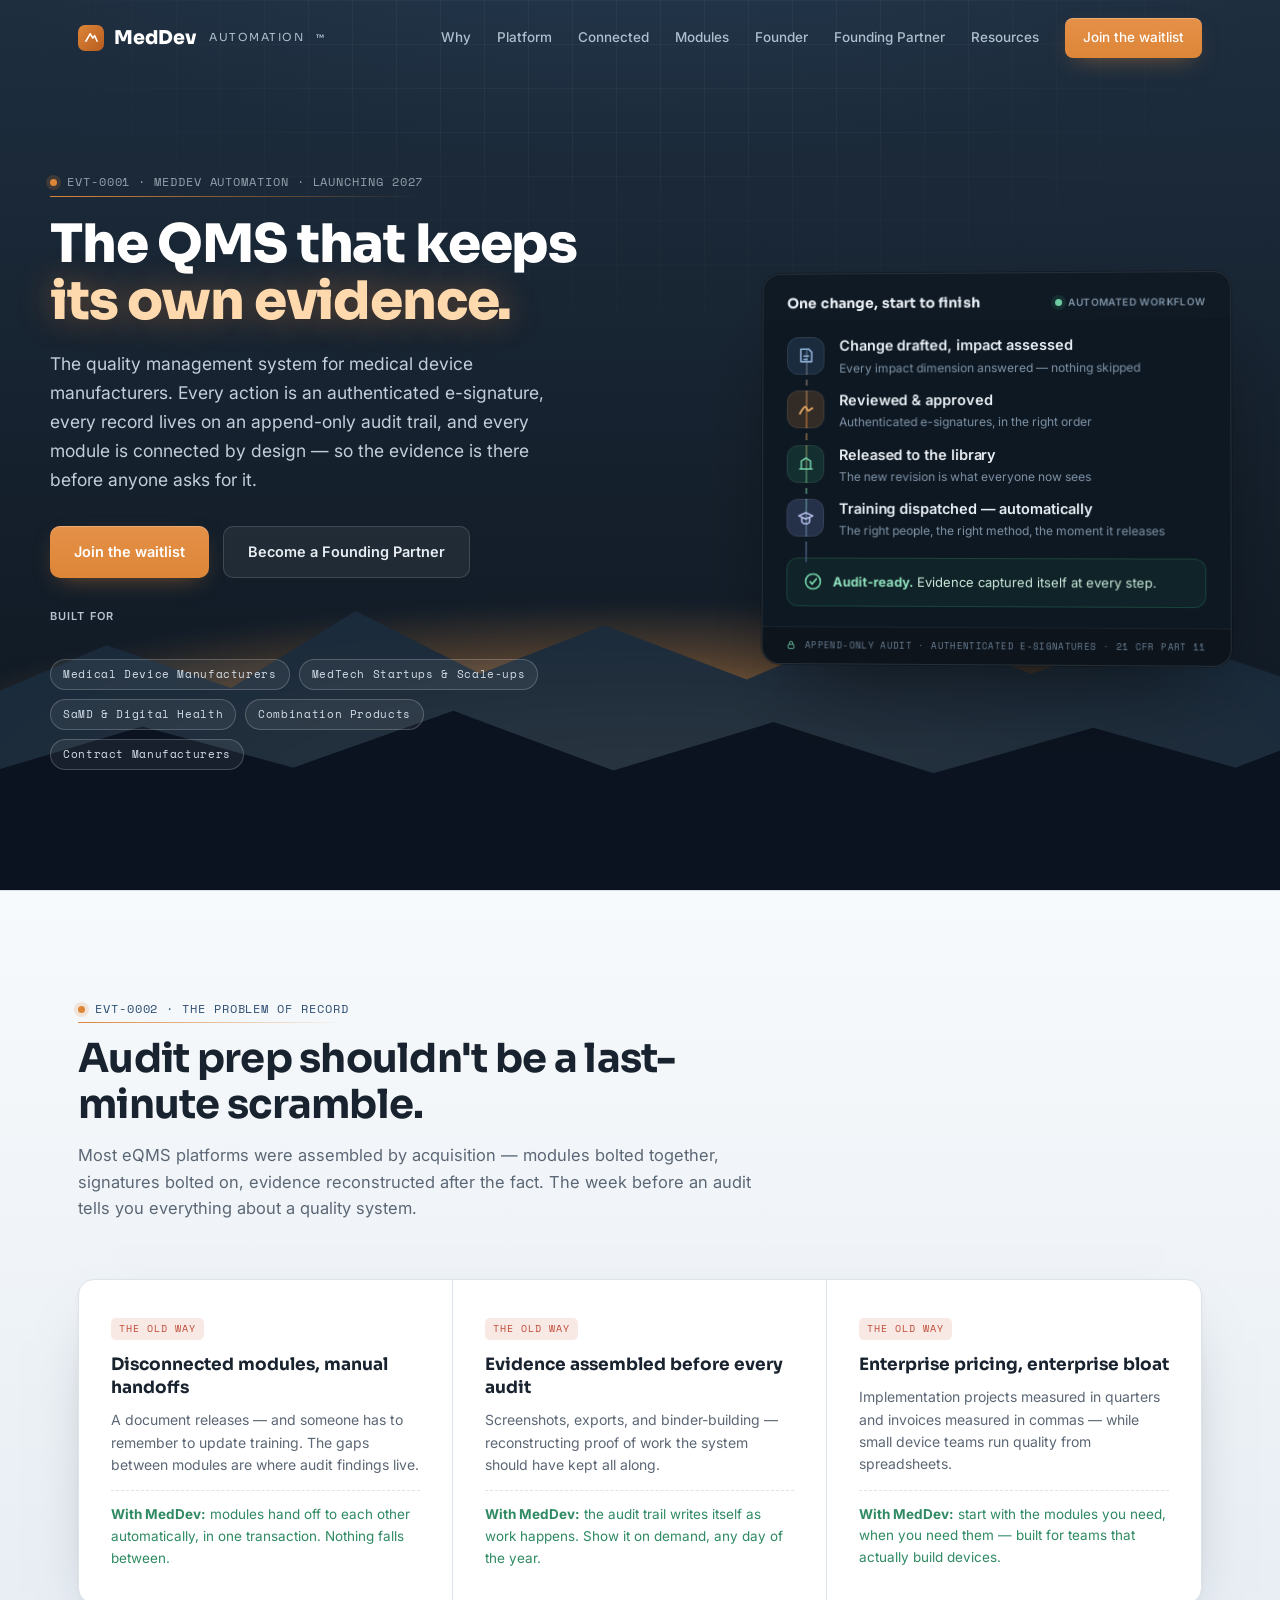
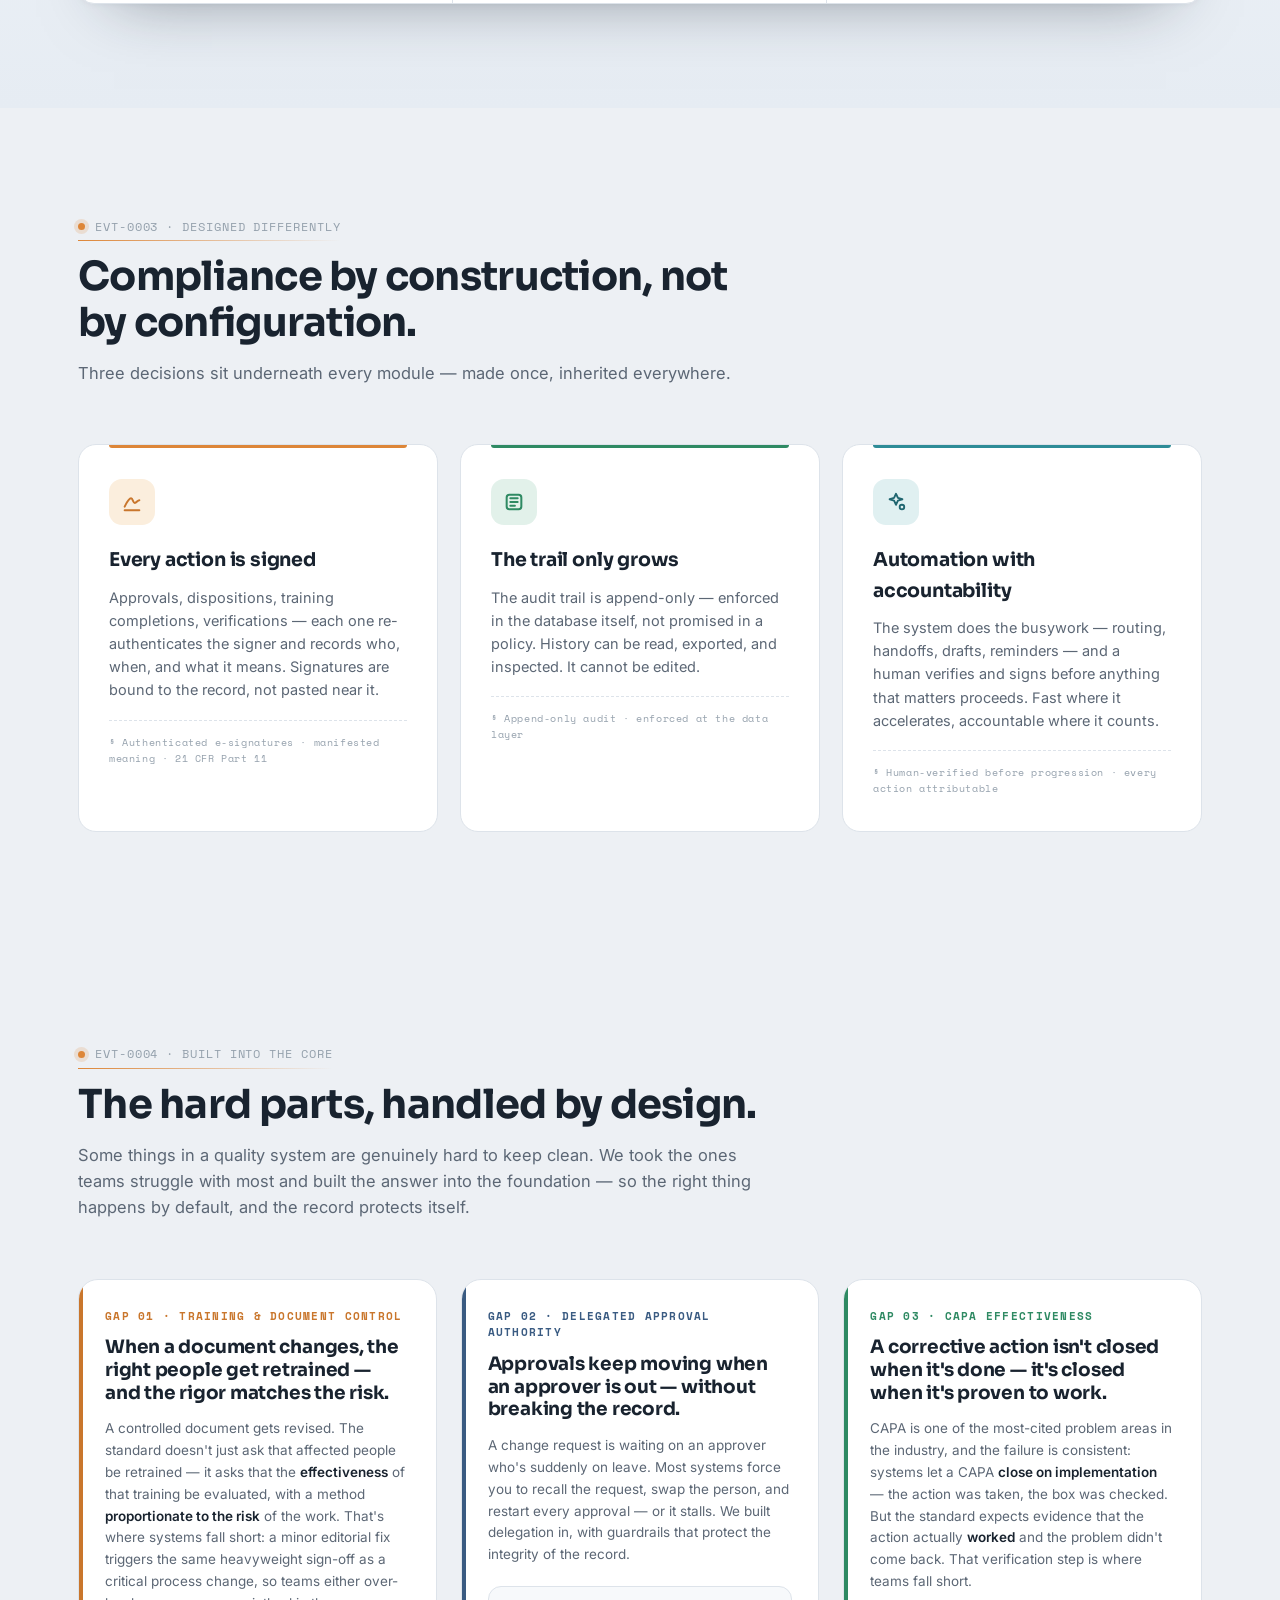
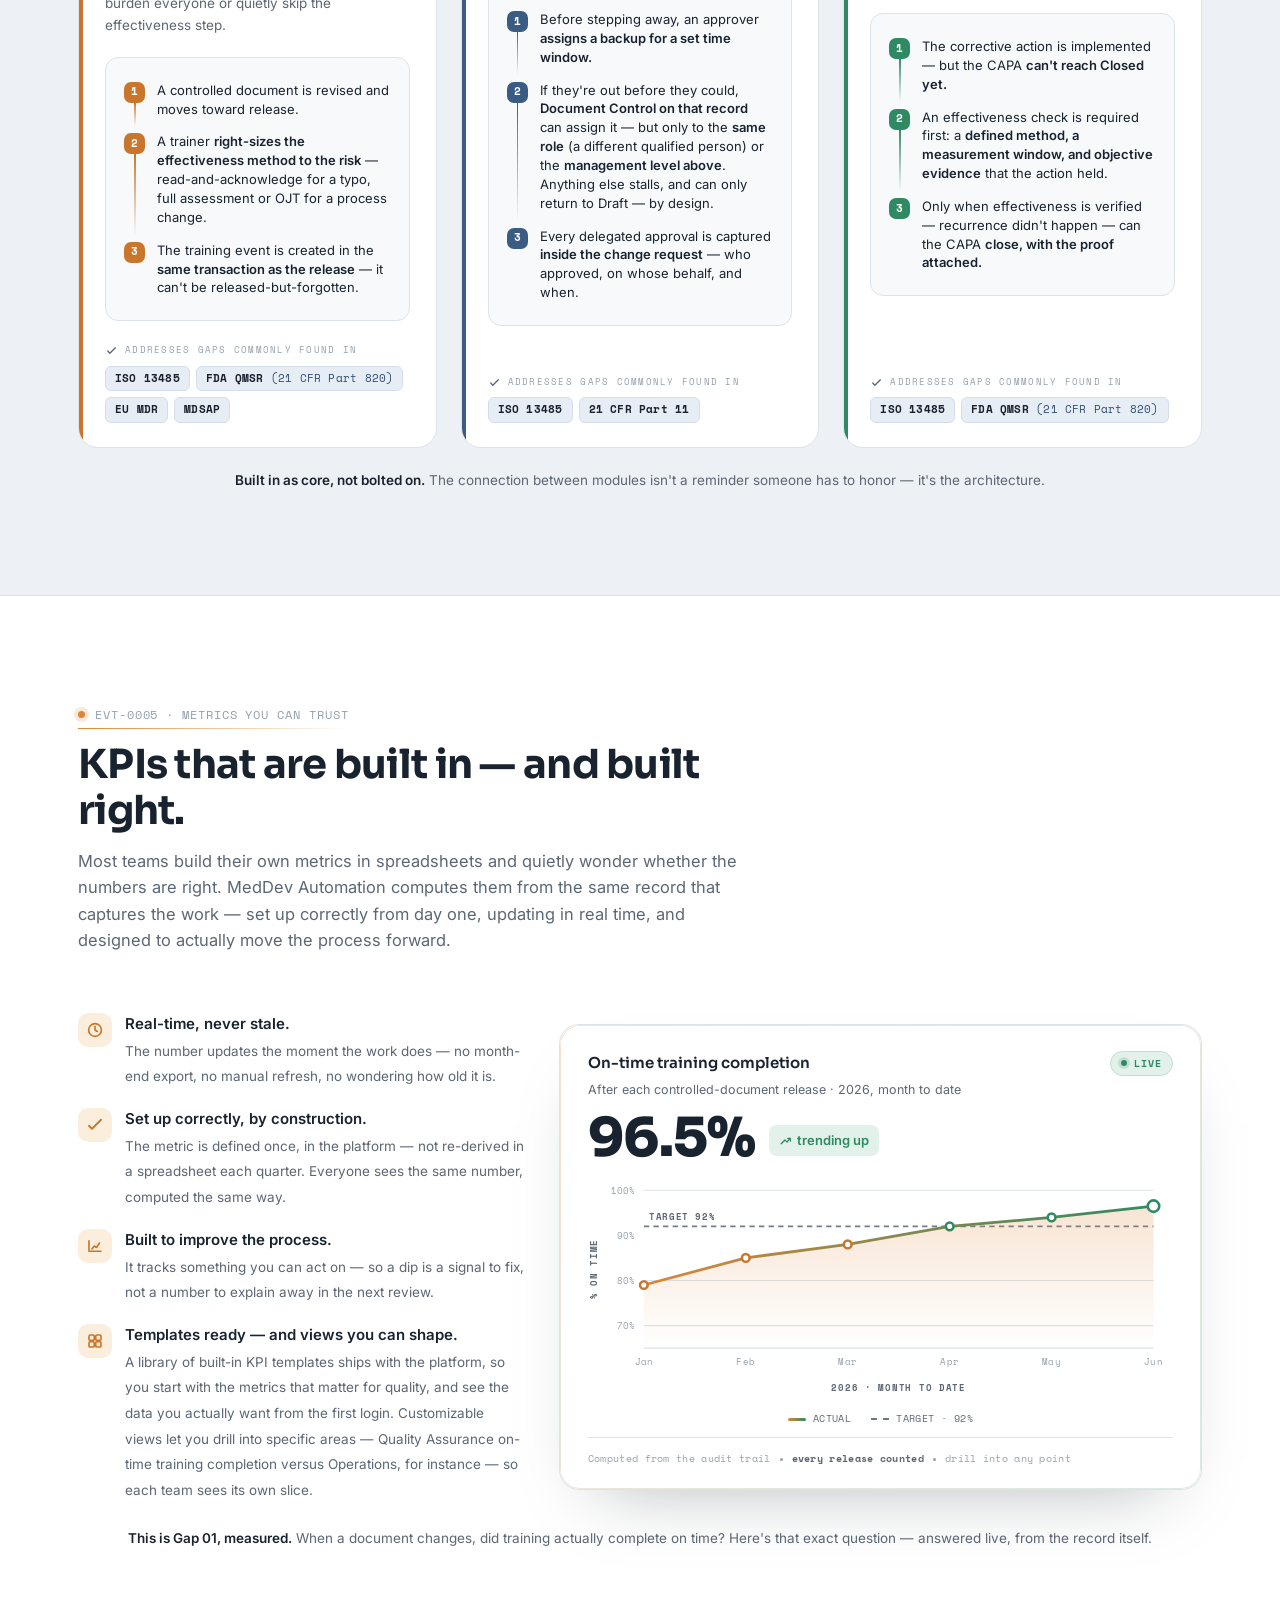
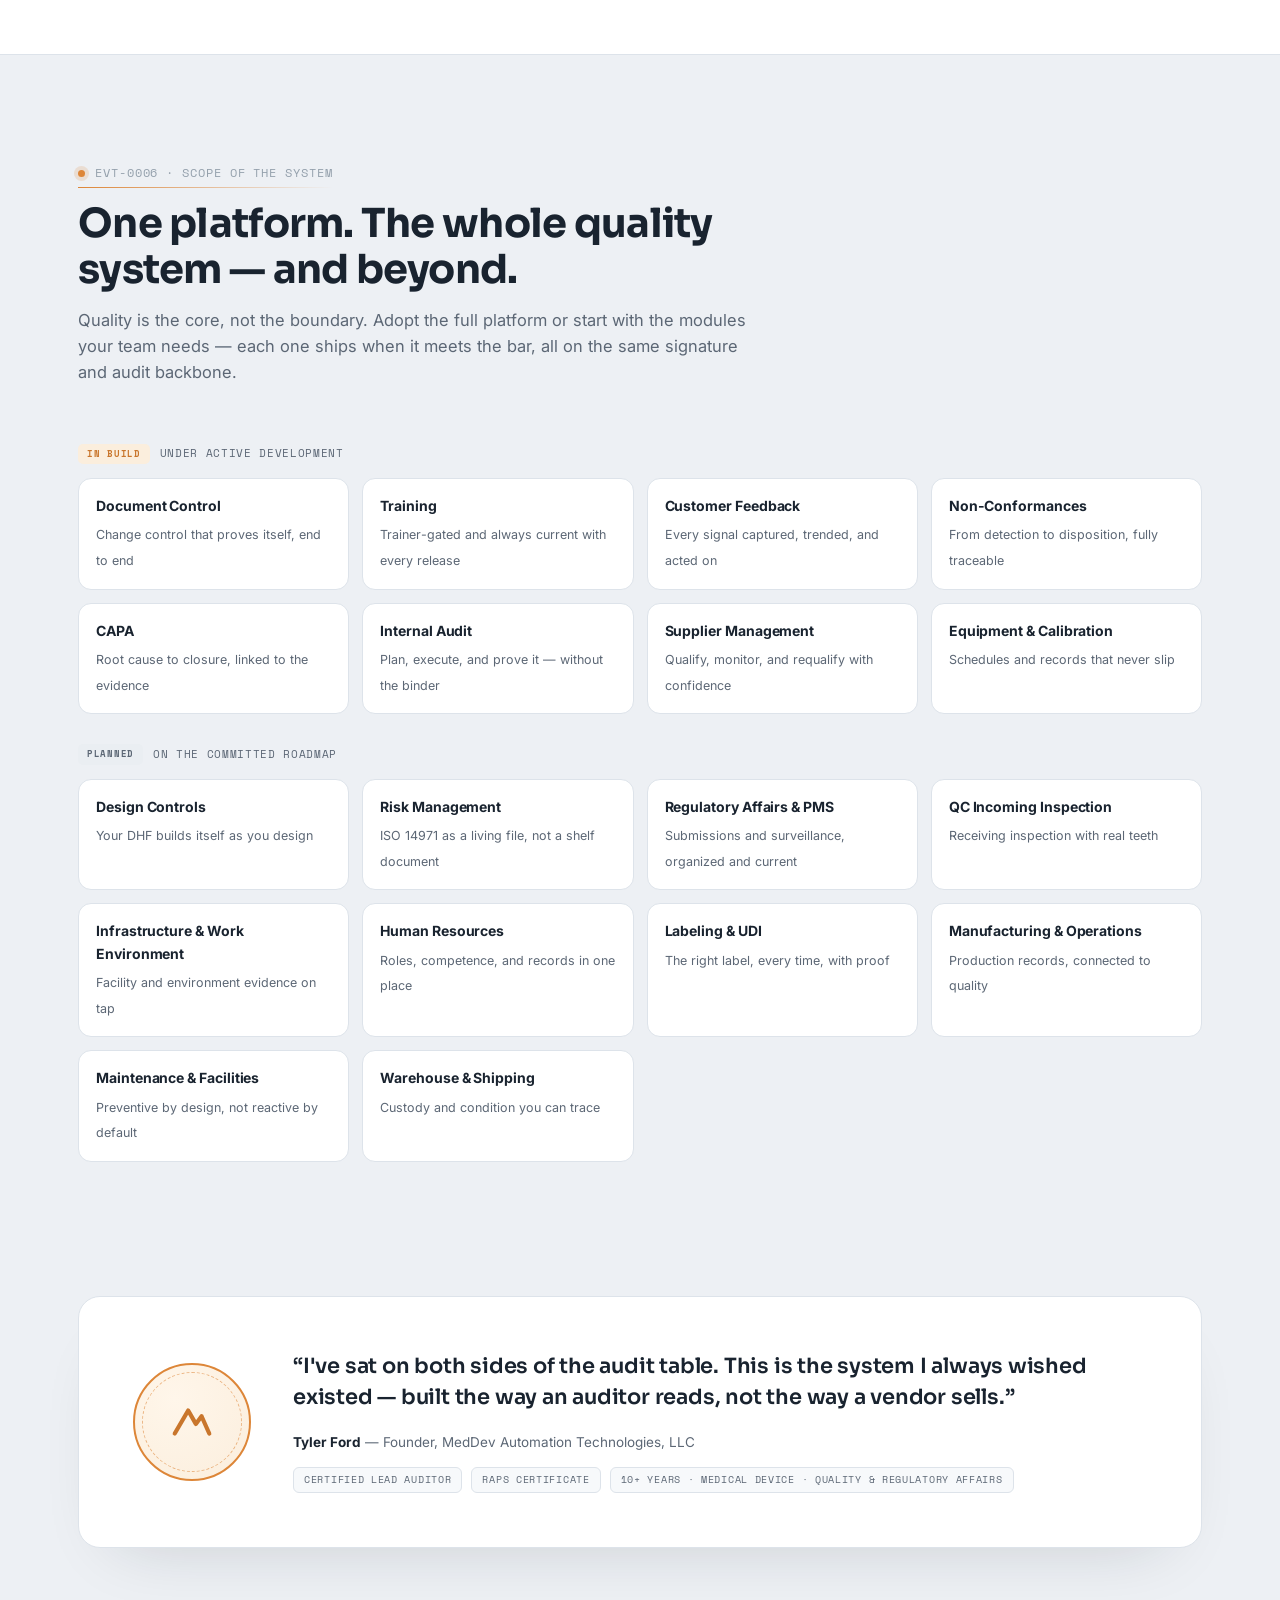
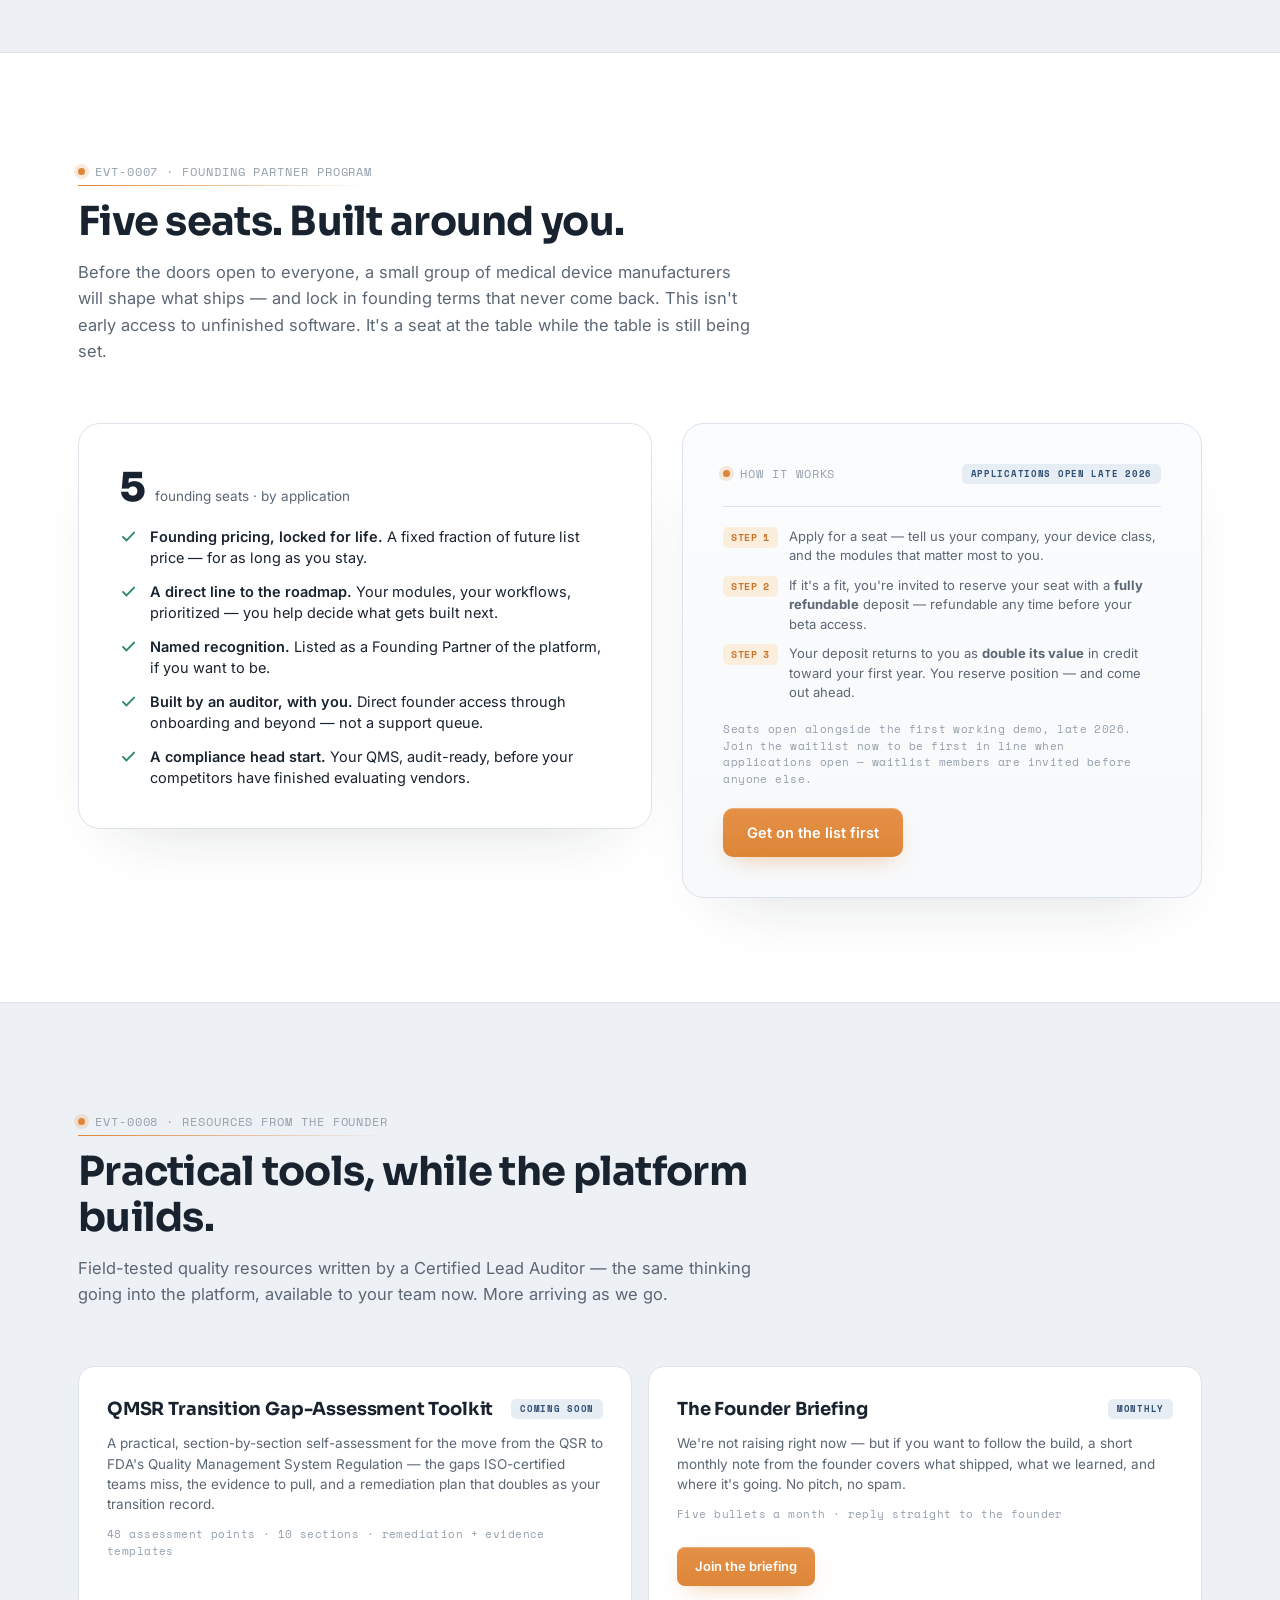
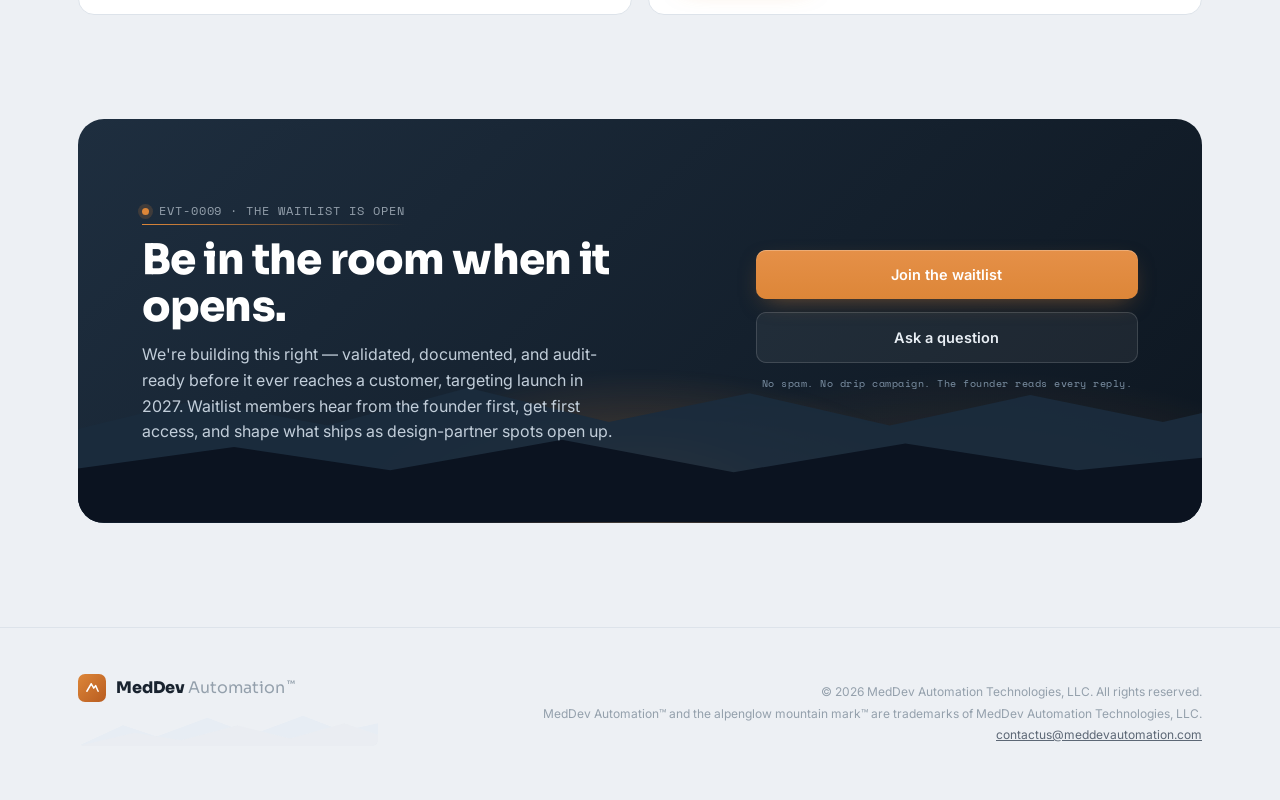
<file: index.html>
<!DOCTYPE html>
<html lang="en">
<head>
<meta charset="UTF-8">
<meta name="viewport" content="width=device-width, initial-scale=1.0">
<title>MedDev Automation — The QMS that keeps its own evidence</title>
<meta name="description" content="The quality management system for medical device manufacturers — every action signed, every record traceable, every module connected, end to end. Join the waitlist.">
<link rel="preconnect" href="https://fonts.googleapis.com">
<link rel="preconnect" href="https://fonts.gstatic.com" crossorigin>
<link href="https://fonts.googleapis.com/css2?family=Sora:wght@400;600;700;800&family=Inter:wght@400;500;600&family=Space+Mono:wght@400;700&display=swap" rel="stylesheet">
<style>
/* ============ Summit Dusk tokens ============ */
:root{
  --side1:#1E2E3F; --side2:#141F2B; --side3:#0D1620;
  --glow:#DD8638; --glow-hi:#C9762C; --glow-soft:#FBEEDD;
  --dusk:#3A5B82; --dusk-ink:#2F4E73; --dusk-soft:#E7EDF4;
  --pine:#2F8A63; --pine-soft:#E2F1EA;
  --teal:#2E8C97; --teal-soft:#E0F0F1;
  --col:#6E78C0; --canyon:#BE4A35;
  --bg:#EDF0F4; --surface:#FFFFFF; --surface-2:#F7F9FB;
  --ink:#19232F; --granite:#5C6775; --mist:#94A0AC;
  --hair:#DDE3EA; --hair-soft:#EAEEF2;
  --sideink:#AEBFCE;
  --display:'Sora',ui-sans-serif,system-ui,sans-serif;
  --body:'Inter',ui-sans-serif,system-ui,sans-serif;
  --mono:'Space Mono',ui-monospace,monospace;
  --maxw:1180px;
}
*{margin:0;padding:0;box-sizing:border-box}
html{scroll-behavior:smooth}
body{font-family:var(--body);color:var(--ink);background:var(--bg);line-height:1.6;-webkit-font-smoothing:antialiased}
a{color:inherit;text-decoration:none}
img{max-width:100%}
.wrap{max-width:var(--maxw);margin:0 auto;padding:0 28px}
:focus-visible{outline:2px solid var(--glow);outline-offset:3px;border-radius:4px}
::selection{background:var(--glow);color:#fff}

/* ============ audit-trail vernacular ============ */
.evt{font-family:var(--mono);font-size:11.5px;letter-spacing:.08em;text-transform:uppercase;color:var(--mist);display:inline-flex;align-items:center;gap:10px}
.evt::before{content:"";width:7px;height:7px;border-radius:50%;background:var(--glow);box-shadow:0 0 0 4px rgba(221,134,56,.18)}
.dark .evt{color:#7E92A6}

/* ============ nav ============ */
.nav{position:fixed;top:0;left:0;right:0;z-index:60;transition:background .35s ease, box-shadow .35s ease, backdrop-filter .35s ease}
.nav.scrolled{background:rgba(20,31,43,.82);backdrop-filter:blur(14px);box-shadow:0 1px 0 rgba(255,255,255,.06)}
.nav-in{max-width:var(--maxw);margin:0 auto;padding:18px 28px;display:flex;align-items:center;gap:34px}
.logo{font-family:var(--display);font-weight:800;font-size:19px;color:#fff;display:flex;align-items:center;gap:10px}
.logo-mark{width:26px;height:26px;border-radius:7px;background:linear-gradient(135deg,var(--glow),#B85C20);display:grid;place-items:center;flex:none}
.logo-mark svg{width:15px;height:15px}
.logo small{font-weight:400;font-size:11px;color:var(--sideink);letter-spacing:.14em;text-transform:uppercase;margin-left:2px}
.tm{font-size:9px;font-weight:600;color:var(--sideink);margin-left:2px;vertical-align:super}
.tm-d{color:var(--mist)}
.nav-links{display:flex;gap:26px;margin-left:auto;align-items:center}
.nav-links a{font-size:13.5px;font-weight:500;color:var(--sideink);transition:color .2s}
.nav-links a:hover{color:#fff}
.btn{display:inline-flex;align-items:center;justify-content:center;gap:9px;white-space:nowrap;font-family:var(--body);font-weight:600;font-size:14.5px;border-radius:10px;padding:13px 24px;cursor:pointer;border:0;transition:transform .15s ease, box-shadow .2s ease, background .2s ease}
.btn:active{transform:translateY(1px)}
.btn-glow{background:linear-gradient(180deg,#E59048,var(--glow));color:#fff!important;box-shadow:0 8px 24px -10px rgba(221,134,56,.55), inset 0 1px 0 rgba(255,255,255,.25)}
.btn-glow:hover{box-shadow:0 12px 30px -10px rgba(221,134,56,.7)}
.btn-ghost-d{background:rgba(255,255,255,.06);color:#E8EEF4;border:1px solid rgba(255,255,255,.14)}
.btn-ghost-d:hover{background:rgba(255,255,255,.11)}
.btn-sm{padding:9px 18px;font-size:13px;border-radius:8px}

/* ============ hero ============ */
.hero{position:relative;background:
  radial-gradient(1100px 440px at 50% -12%, rgba(58,91,130,.20), transparent 62%),
  linear-gradient(180deg,var(--side1) 0%,var(--side2) 58%,var(--side3) 100%);
  color:#fff;overflow:hidden}
.ridge{position:absolute;left:0;right:0;bottom:-2px;pointer-events:none}
.hero-grid{position:absolute;inset:0;background-image:linear-gradient(rgba(255,255,255,.035) 1px,transparent 1px),linear-gradient(90deg,rgba(255,255,255,.035) 1px,transparent 1px);background-size:44px 44px;mask-image:radial-gradient(900px 500px at 50% 0%,#000 30%,transparent 75%);pointer-events:none}
.hero-in{position:relative;display:grid;grid-template-columns:minmax(0,1.02fr) minmax(0,.98fr);gap:56px;align-items:center;padding:168px 0 120px}
.hero h1{font-family:var(--display);font-weight:800;font-size:clamp(36px,4.3vw,53px);line-height:1.08;letter-spacing:-.022em;margin:22px 0 20px}
.hero h1 .hl{position:relative;white-space:nowrap;color:#FFD9AE;text-shadow:0 0 34px rgba(221,134,56,.45)}
.hero p.lede{font-size:17.5px;line-height:1.65;color:#C2CEDA;max-width:520px}
.hero-ctas{display:flex;gap:14px;margin-top:32px;flex-wrap:wrap}
.chips{display:flex;gap:9px;flex-wrap:wrap;margin-top:34px}
.chip{font-family:var(--mono);font-size:10.5px;letter-spacing:.06em;color:#D4DEE8;border:1px solid rgba(255,255,255,.2);border-radius:999px;padding:6px 12px;background:rgba(255,255,255,.06)}
.chips-label{font-size:11px;color:#B7C4D1;margin-top:30px;letter-spacing:.1em;text-transform:uppercase;font-weight:600}

/* ============ faux app (signature element) ============ */
.app{border-radius:18px;background:#101A24;border:1px solid rgba(255,255,255,.09);box-shadow:0 40px 90px -34px rgba(0,0,0,.6), 0 0 0 1px rgba(0,0,0,.25);overflow:hidden;font-size:13px;transform:perspective(1600px) rotateY(-3deg) rotateX(1deg);transition:transform .6s ease;max-width:560px;justify-self:end}
.app:hover{transform:perspective(1600px) rotateY(-1.5deg) rotateX(.5deg)}

.app-side{background:linear-gradient(180deg,#1E2E3F,#141F2B);padding:13px 9px;border-right:1px solid rgba(255,255,255,.05)}
.s-brand{font-family:var(--display);font-weight:700;color:#fff;font-size:12px;padding:2px 8px 12px}
.s-cap{font-size:8.5px;letter-spacing:.12em;text-transform:uppercase;color:#5F7488;padding:8px 8px 4px;font-weight:700}
.s-item{color:#AEBFCE;padding:5.5px 8px;border-radius:6px;font-size:10.5px}
.s-item.on{background:rgba(221,134,56,.16);color:#F4B26A;font-weight:600}
.j-head{display:flex;align-items:center;justify-content:space-between;padding:18px 24px 6px}
.j-kicker{font-family:var(--display);font-weight:700;color:#E8EEF4;font-size:14px;letter-spacing:.01em}
.j-live{font-size:10px;color:#7E92A6;display:flex;align-items:center;gap:6px;letter-spacing:.04em;text-transform:uppercase;font-weight:600}
.j-dot{width:7px;height:7px;border-radius:50%;background:#6FCDA4;box-shadow:0 0 0 4px rgba(47,138,99,.18);animation:pulse 2.2s ease infinite}
@keyframes pulse{50%{box-shadow:0 0 0 7px rgba(47,138,99,.07)}}
.journey{position:relative;padding:14px 24px 20px;display:flex;flex-direction:column;gap:12px;background:#0E1822}
.journey::before{content:"";position:absolute;left:43px;top:30px;bottom:64px;width:2px;background:linear-gradient(180deg,rgba(143,177,216,.4),rgba(221,134,56,.5),rgba(111,205,164,.5),rgba(110,120,192,.4));border-radius:2px}
.j-row{display:flex;gap:15px;align-items:center;position:relative}
.j-ico{width:38px;height:38px;border-radius:12px;display:grid;place-items:center;flex:none;color:var(--c);background:var(--cbg);border:1px solid rgba(255,255,255,.08);box-shadow:0 0 0 5px #0E1822}
.j-ico svg{width:19px;height:19px}
.j-main{display:flex;flex-direction:column;gap:2px}
.j-main b{color:#EAF0F6;font-size:14.5px;font-weight:600;letter-spacing:-.005em}
.j-sub{color:#7E92A6;font-size:12px;line-height:1.45}
.j-seal{margin-top:6px;display:flex;gap:10px;align-items:center;background:rgba(47,138,99,.1);border:1px solid rgba(47,138,99,.3);border-radius:12px;padding:13px 16px;color:#CBE9DA;font-size:13px}
.j-seal b{color:#8FE0BC;font-weight:700}
.t-row{opacity:0;transform:translateY(7px);transition:opacity .5s ease, transform .5s ease}
.t-row.in{opacity:1;transform:none}
.cursor{display:inline-block;width:6px;height:11px;background:var(--glow);margin-left:4px;animation:blink 1s steps(1) infinite;vertical-align:-1px}
@keyframes blink{50%{opacity:0}}
.app-foot{display:flex;align-items:center;gap:9px;padding:11px 24px;border-top:1px solid rgba(255,255,255,.06);background:rgba(0,0,0,.22)}
.app-foot .k{font-family:var(--mono);font-size:9px;color:#6B8095;letter-spacing:.04em}
.lock{width:10px;height:10px}

/* ============ sections ============ */
section{padding:104px 0}
.sec-head{max-width:680px;margin-bottom:58px}
.sec-head h2{font-family:var(--display);font-weight:700;font-size:clamp(28px,3.4vw,40px);letter-spacing:-.018em;line-height:1.15;margin:16px 0 14px}
.sec-head p{color:var(--granite);font-size:16.5px}
.dark{background:linear-gradient(165deg,#27405A,#1B2A3A);color:#fff}
.dark .sec-head p{color:#C7D4E1}

/* problem strip */
.problem{background:var(--surface);border-top:1px solid var(--hair);border-bottom:1px solid var(--hair)}
#why{background:linear-gradient(180deg,#F7FAFC 0%, #E6ECF3 100%);border-bottom:0}
#why .sec-head .evt{color:var(--dusk-ink)}
#why .prob-grid{box-shadow:0 26px 64px -36px rgba(25,35,47,.5), 0 2px 8px -4px rgba(25,35,47,.1)}
.prob-grid{display:grid;grid-template-columns:repeat(3,1fr);gap:0;border:1px solid var(--hair);border-radius:16px;overflow:hidden;background:var(--surface)}
.prob{padding:34px 32px;border-right:1px solid var(--hair)}
.prob:last-child{border-right:0}
.prob .q{font-family:var(--display);font-weight:700;font-size:17px;margin-bottom:9px;line-height:1.35}
.prob p{font-size:14px;color:var(--granite)}
.prob .sol{margin-top:14px;padding-top:13px;border-top:1px dashed var(--hair);font-size:13.5px;color:var(--pine)}
.prob .sol b{color:var(--pine);font-weight:700}
.prob .tag{font-family:var(--mono);font-size:10px;letter-spacing:.1em;color:var(--canyon);background:#F9E9E5;border-radius:5px;padding:3px 8px;display:inline-block;margin-bottom:14px}

/* pillars */
.pillars{display:grid;grid-template-columns:repeat(3,1fr);gap:22px}
.pillar{background:var(--surface);border:1px solid var(--hair);border-radius:18px;padding:34px 30px;position:relative;overflow:hidden;transition:transform .25s ease, box-shadow .25s ease}
.pillar:hover{transform:translateY(-4px);box-shadow:0 24px 50px -24px rgba(20,30,42,.25)}
.pillar::before{content:"";position:absolute;top:0;left:30px;right:30px;height:3px;border-radius:0 0 6px 6px;background:var(--accent,var(--glow))}
.p-ico{width:46px;height:46px;border-radius:13px;display:grid;place-items:center;background:var(--accent-soft,var(--glow-soft));margin-bottom:20px}
.p-ico svg{width:22px;height:22px}
.pillar h3{font-family:var(--display);font-weight:700;font-size:19px;margin-bottom:10px;letter-spacing:-.01em}
.pillar p{font-size:14.5px;color:var(--granite)}
.pillar .clause{font-family:var(--mono);font-size:10px;color:var(--mist);letter-spacing:.06em;display:block;margin-top:18px;padding-top:14px;border-top:1px dashed var(--hair)}

/* flow (handoff) */
.flow-board{background:rgba(255,255,255,.035);border:1px solid rgba(255,255,255,.1);border-radius:20px;padding:46px 42px;display:grid;grid-template-columns:1fr auto 1fr auto 1fr;gap:26px;align-items:start}
.fnode{text-align:center;display:flex;flex-direction:column;align-items:center;gap:12px}
.f-ico{width:52px;height:52px;border-radius:16px;display:grid;place-items:center;color:var(--c);background:var(--cbg);border:1px solid rgba(255,255,255,.1)}
.f-ico svg{width:25px;height:25px}
.f-ttl{font-family:var(--display);font-weight:700;color:#fff;font-size:16.5px;letter-spacing:-.01em}
.fnode p{font-size:13px;color:#AEBFCE;line-height:1.55;max-width:240px}
.flow-arrow{display:flex;flex-direction:column;align-items:center;gap:8px;color:#7E92A6;padding-top:18px}
.flow-arrow .pipe{font-family:var(--mono);font-size:9px;letter-spacing:.1em;color:#6FCDA4;background:rgba(47,138,99,.12);border:1px solid rgba(47,138,99,.3);border-radius:6px;padding:5px 11px;white-space:nowrap}
.flow-arrow svg{width:42px;height:16px}
.flow-note{margin-top:26px;font-size:13.5px;color:#AEBFCE;max-width:640px}
.flow-note b{color:#fff;font-weight:600}

/* modules */
.mod-group{margin-bottom:30px}
.mg-label{font-family:var(--mono);font-size:11px;letter-spacing:.06em;color:var(--granite);display:flex;align-items:center;gap:10px;margin-bottom:14px;text-transform:uppercase}
.mod-grid{display:grid;grid-template-columns:repeat(4,1fr);gap:13px}
.mod-card{background:var(--surface);border:1px solid var(--hair);border-radius:13px;padding:16px 17px;transition:border-color .2s, transform .2s, box-shadow .2s}
.mod-card:hover{border-color:var(--glow);transform:translateY(-2px);box-shadow:0 14px 30px -18px rgba(20,30,42,.25)}
.mod-card b{display:block;font-size:14px;letter-spacing:-.005em;margin-bottom:4px}
.mod-card span{font-size:12.5px;color:var(--granite);line-height:1.45}



.st{font-family:var(--mono);font-size:9px;letter-spacing:.08em;border-radius:5px;padding:3px 9px;font-weight:700}
.st.build{background:var(--glow-soft);color:var(--glow-hi)}
.st.next{background:var(--dusk-soft);color:var(--dusk-ink)}
.st.plan{background:var(--hair-soft);color:var(--granite)}


/* founder */
.founder{background:var(--surface);border:1px solid var(--hair);border-radius:22px;padding:54px;display:grid;grid-template-columns:auto 1fr;gap:42px;align-items:center;box-shadow:0 30px 70px -40px rgba(20,30,42,.2)}
.f-seal{width:118px;height:118px;border-radius:50%;border:2px solid var(--glow);display:grid;place-items:center;position:relative;flex:none;background:radial-gradient(circle at 35% 30%, #FFF6EA, var(--glow-soft))}
.f-seal::after{content:"";position:absolute;inset:7px;border:1px dashed var(--glow);border-radius:50%;opacity:.55}
.f-seal svg{width:46px;height:46px}
.founder blockquote{font-family:var(--display);font-size:21px;font-weight:600;line-height:1.5;letter-spacing:-.01em}
.founder .attrib{margin-top:18px;font-size:13.5px;color:var(--granite)}
.founder .attrib b{color:var(--ink)}
.cred-row{display:flex;gap:9px;margin-top:14px;flex-wrap:wrap}
.cred{font-family:var(--mono);font-size:10px;letter-spacing:.07em;background:var(--surface-2);border:1px solid var(--hair);border-radius:6px;padding:4px 10px;color:var(--granite)}

/* CTA band */
.cta-band{position:relative;overflow:hidden;border-radius:26px;background:
  radial-gradient(700px 320px at 80% 110%, rgba(221,134,56,.25), transparent 60%),
  linear-gradient(135deg,var(--side1),var(--side3));color:#fff;padding:78px 64px;text-align:left;display:grid;grid-template-columns:1.2fr .8fr;gap:40px;align-items:center}
.cta-band h2{font-family:var(--display);font-weight:800;font-size:clamp(28px,3.6vw,42px);letter-spacing:-.02em;line-height:1.12;margin:14px 0 12px}
.cta-band p{color:#C2CEDA;font-size:16px;max-width:480px}
.cta-actions{display:flex;flex-direction:column;gap:13px;align-items:stretch}
.cta-actions .hint{font-family:var(--mono);font-size:10px;color:#7E92A6;text-align:center;letter-spacing:.05em}


/* founding partner */
.fp{background:var(--surface);border-top:1px solid var(--hair);border-bottom:1px solid var(--hair)}
.fp-grid{display:grid;grid-template-columns:1.05fr .95fr;gap:30px;align-items:start}
.fp-card{background:var(--surface);border:1px solid var(--hair);border-radius:22px;padding:40px;box-shadow:0 30px 70px -42px rgba(20,30,42,.2)}
.fp-card.alt{background:linear-gradient(180deg,#FBFCFE,var(--surface-2));border-color:var(--hair)}
.fp-seats{display:flex;align-items:baseline;gap:10px;margin:4px 0 18px}
.fp-seats b{font-family:var(--display);font-weight:800;font-size:40px;letter-spacing:-.02em;color:var(--ink);line-height:1}
.fp-seats span{font-size:13.5px;color:var(--granite)}
.fp-list{list-style:none;margin:18px 0 0;display:flex;flex-direction:column;gap:13px}
.fp-list li{display:flex;gap:12px;font-size:14.5px;color:var(--ink);line-height:1.45}
.fp-list li svg{flex:none;width:19px;height:19px;margin-top:1px}
.fp-list li b{font-weight:600}
.fp-terms{margin-top:22px;padding-top:20px;border-top:1px solid var(--hair);display:flex;flex-direction:column;gap:10px}
.fp-term{display:flex;gap:11px;font-size:13px;color:var(--granite);line-height:1.5}
.fp-term .tk{font-family:var(--mono);font-size:10px;letter-spacing:.04em;color:var(--glow-hi);background:var(--glow-soft);border-radius:5px;padding:3px 8px;height:fit-content;white-space:nowrap;font-weight:700}
.badge-soon{font-family:var(--mono);font-size:9px;font-weight:700;letter-spacing:.08em;background:var(--dusk-soft);color:var(--dusk-ink);border-radius:5px;padding:3px 9px;text-transform:uppercase}
.fp-note{font-family:var(--mono);font-size:10.5px;color:var(--mist);letter-spacing:.04em;margin-top:18px}
/* resources */
.res-grid{display:grid;grid-template-columns:repeat(2,1fr);gap:16px}
.res-card{background:var(--surface);border:1px solid var(--hair);border-radius:16px;padding:28px;display:flex;flex-direction:column;gap:10px;transition:border-color .2s,transform .2s,box-shadow .2s}
.res-card:hover{border-color:var(--glow);transform:translateY(-2px);box-shadow:0 16px 34px -20px rgba(20,30,42,.25)}
.res-top{display:flex;align-items:center;justify-content:space-between;gap:12px}
.res-card h3{font-family:var(--display);font-weight:700;font-size:18px;letter-spacing:-.01em}
.res-card p{font-size:13.5px;color:var(--granite);line-height:1.5}
.res-meta{font-family:var(--mono);font-size:10.5px;color:var(--mist);letter-spacing:.04em;margin-top:2px}
/* updates strip */
.upd{background:var(--surface-2);border:1px solid var(--hair);border-radius:20px;padding:40px 44px;display:grid;grid-template-columns:1fr auto;gap:30px;align-items:center}
.upd h2{font-family:var(--display);font-weight:700;font-size:clamp(22px,2.6vw,30px);letter-spacing:-.015em;margin-bottom:10px}
.upd p{color:var(--granite);font-size:15px;max-width:560px}
.upd .pill{font-family:var(--mono);font-size:10.5px;color:var(--pine);background:var(--pine-soft);border-radius:999px;padding:5px 12px;letter-spacing:.04em;font-weight:700;display:inline-block;margin-bottom:14px}
@media(max-width:820px){.fp-grid{grid-template-columns:1fr}.res-grid{grid-template-columns:1fr}.upd{grid-template-columns:1fr;padding:34px 28px}.fp-card{padding:32px}}

/* footer */
footer{padding:46px 0 54px;border-top:1px solid var(--hair)}
.foot-in{display:flex;align-items:flex-end;gap:26px;flex-wrap:wrap;justify-content:space-between}
.fbrand{display:flex;flex-direction:column;gap:10px}
.fbrand-row{display:flex;align-items:center;gap:10px}
.fbrand .logo-mark{width:28px;height:28px}
.fridge{width:300px;height:34px;border-radius:6px}
.flogo{font-family:var(--display);font-weight:800;font-size:16px;color:var(--ink)}
.fnote{font-size:12px;color:var(--mist);text-align:right;line-height:1.8}
.foot-in .fnote .mono{font-family:var(--mono);font-size:10px;letter-spacing:.05em}

/* reveal on scroll */
.rv{opacity:0;transform:translateY(16px);transition:opacity .7s ease, transform .7s ease}
.rv.in{opacity:1;transform:none}

@media (prefers-reduced-motion: reduce){
  *,*::before,*::after{animation:none !important;transition:none !important}
  html{scroll-behavior:auto}
  .rv,.t-row{opacity:1;transform:none}
}

/* ============ responsive ============ */
@media (max-width:1020px){
  .hero-in{grid-template-columns:1fr;padding:140px 0 90px;gap:48px}
  .app{transform:none;max-width:560px;justify-self:start}
  .prob-grid{grid-template-columns:1fr}
  .mod-grid{grid-template-columns:repeat(2,1fr)}
  .flow-board{grid-template-columns:1fr;gap:18px}
  .prob{border-right:0;border-bottom:1px solid var(--hair)}
  .prob:last-child{border-bottom:0}
  .pillars{grid-template-columns:1fr}
  .flow-arrow{flex-direction:row;padding-top:0;justify-content:center}
  .flow-arrow svg{transform:rotate(90deg);width:24px}
  .fnode p{max-width:420px}
  .founder{grid-template-columns:1fr;padding:40px 30px;gap:28px;text-align:left}
  .cta-band{grid-template-columns:1fr;padding:54px 34px}
  .nav-links a:not(.btn){display:none}
}
@media (max-width:640px){
  section{padding:72px 0}
  .mod-grid{grid-template-columns:1fr}
  .foot-in{align-items:flex-start;flex-direction:column}
  .fnote{text-align:left}
  .wrap{padding:0 20px}
  .hero-in{padding:118px 20px 64px}
  .nav-in{padding:14px 20px;gap:16px}
  .nav .btn{padding:9px 14px;font-size:12.5px;margin-left:auto}
  .logo small{display:none}
  .founder blockquote{font-size:17.5px}
}

/* ============================================================
   v2 — 2026 motion & depth layer (additive, on-brand)
   ============================================================ */
/* cursor-reactive aurora removed — faint mountain ranges instead */
/* glowing alpenglow mountains at the hero bottom */
.hero-mtns{position:absolute;left:0;right:0;bottom:0;height:52%;z-index:1;pointer-events:none;overflow:hidden}
.alpen-sun{position:absolute;left:50%;bottom:115px;width:150%;height:300px;transform:translateX(-50%);background:radial-gradient(56% 78% at 50% 100%, rgba(255,194,116,.85), rgba(244,152,68,.32) 46%, transparent 74%);filter:blur(7px)}
.hero-mtns svg{position:absolute;bottom:0;left:0;width:100%;height:80%;display:block}
.ar-back{fill:#1B2C3D;opacity:.92}
.ar-front{fill:#0B1320}
.hero-in,.hero .ridge{position:relative;z-index:2}
.hero-grid{z-index:1}
/* recurring alpenglow on the dark CTA band */
.cta-mtns{position:absolute;left:0;right:0;bottom:0;height:60%;z-index:0;pointer-events:none;overflow:hidden}
.cta-mtns .alpen-sun{width:820px;height:250px;bottom:-2%;background:radial-gradient(ellipse 30% 64% at 50% 99%, rgba(255,198,124,.82), rgba(247,154,70,.42) 32%, transparent 62%), radial-gradient(ellipse 56% 90% at 50% 100%, rgba(232,141,61,.4), transparent 70%);filter:blur(3px)}
.cta-mtns svg{position:absolute;bottom:0;left:0;width:100%;height:74%;display:block}
.cta-band > div:not(.cta-mtns){position:relative;z-index:1}

/* springy, staggered reveals (upgrades .rv) */
.rv{opacity:0;transform:translateY(26px);transition:opacity .7s ease, transform .7s cubic-bezier(.16,1,.3,1)}
.rv.in{opacity:1;transform:none}
.stagger > *{opacity:0;transform:translateY(20px);transition:opacity .6s ease, transform .6s cubic-bezier(.16,1,.3,1)}
.stagger.in > *{opacity:1;transform:none}
.stagger.in > *:nth-child(1){transition-delay:.02s}
.stagger.in > *:nth-child(2){transition-delay:.09s}
.stagger.in > *:nth-child(3){transition-delay:.16s}
.stagger.in > *:nth-child(4){transition-delay:.23s}
.stagger.in > *:nth-child(5){transition-delay:.30s}
.stagger.in > *:nth-child(6){transition-delay:.37s}

/* EVT chips read like a live log — subtle type-in underline */
.evt{position:relative}
.evt.tick::after{content:"";position:absolute;left:0;bottom:-5px;height:1px;width:0;background:linear-gradient(90deg,var(--glow),transparent);transition:width .9s ease .2s}
.evt.tick.in::after{width:100%}

/* magnetic / shimmer primary button */
.btn-glow{position:relative;overflow:hidden}
.btn-glow::after{content:"";position:absolute;top:0;left:-130%;width:60%;height:100%;background:linear-gradient(100deg,transparent,rgba(255,255,255,.45),transparent);transform:skewX(-18deg);transition:left .7s ease}
.btn-glow:hover::after{left:140%}

/* signature stamp on the hero audit card */
.j-seal{position:relative}
.j-seal svg circle, .j-seal svg path{stroke-dasharray:64;stroke-dashoffset:64;transition:stroke-dashoffset .8s ease}
.j-seal.sealed svg circle{stroke-dashoffset:0}
.j-seal.sealed svg path{stroke-dashoffset:0;transition-delay:.5s}
.j-seal.sealed{animation:sealpop .6s cubic-bezier(.2,1.3,.4,1) .3s both}
@keyframes sealpop{0%{transform:scale(.98)}40%{transform:scale(1.02)}100%{transform:scale(1)}}

/* module cards: depth, gradient hairline on hover, status reveal */
.mod-card{position:relative;transition:transform .3s cubic-bezier(.16,1,.3,1), box-shadow .3s ease, border-color .3s ease}
.mod-card::before{content:"";position:absolute;inset:0;border-radius:inherit;padding:1px;background:linear-gradient(135deg,rgba(221,134,56,.5),rgba(58,91,130,.4));-webkit-mask:linear-gradient(#000 0 0) content-box,linear-gradient(#000 0 0);-webkit-mask-composite:xor;mask-composite:exclude;opacity:0;transition:opacity .3s ease;pointer-events:none}
.mod-card:hover{transform:translateY(-4px);box-shadow:0 24px 44px -28px rgba(20,30,42,.34)}
.mod-card:hover::before{opacity:1}

/* faux-app: subtle float + glow breathing */
.app{animation:floaty 7s ease-in-out infinite}
@keyframes floaty{50%{transform:perspective(1600px) rotateY(-2.4deg) rotateX(.6deg) translateY(-8px)}}

/* count-up numerals use tabular figures */
.statnum{font-variant-numeric:tabular-nums}

/* scroll progress + section cue rail */
.scrollbar{position:fixed;top:0;left:0;height:3px;width:0;z-index:70;background:linear-gradient(90deg,#E59048,var(--glow),#3A5B82);box-shadow:0 0 12px rgba(221,134,56,.5);transition:width .1s linear}

@media (prefers-reduced-motion: reduce){
  .aurora b,.app{animation:none!important}
  .rv,.stagger > *{transition:none}
}

/* ============ gaps section (compliance-cited) ============ */
.gaps{display:grid;grid-template-columns:1fr 1fr;gap:24px}
.gap{position:relative;background:var(--surface);border:1px solid var(--hair);border-radius:20px;padding:32px 32px 26px;display:flex;flex-direction:column;overflow:hidden;transition:transform .3s cubic-bezier(.16,1,.3,1),box-shadow .3s ease}
.gap:hover{transform:translateY(-4px);box-shadow:0 30px 60px -38px rgba(20,30,42,.34)}
.gap::before{content:"";position:absolute;left:0;top:0;bottom:0;width:4px;background:var(--ga,var(--glow))}
.gap .g-k{font-family:var(--mono);font-size:10.5px;letter-spacing:.12em;text-transform:uppercase;color:var(--ga,var(--glow-hi));font-weight:700;margin-bottom:12px}
.gap h3{font-family:var(--display);font-weight:700;font-size:21px;line-height:1.22;letter-spacing:-.012em;margin-bottom:14px}
.gap .g-body{font-size:14.5px;color:var(--granite);line-height:1.62}
.gap .g-body b{color:var(--ink);font-weight:600}
/* mechanic step strip */
.g-steps{display:flex;flex-direction:column;gap:0;margin:20px 0 4px;padding:16px 18px;background:var(--surface-2);border:1px solid var(--hair);border-radius:13px}
.g-step{display:flex;gap:12px;align-items:flex-start;padding:7px 0;position:relative}
.g-step .gs-n{flex:none;width:21px;height:21px;border-radius:7px;background:var(--ga,var(--glow));color:#fff;font-family:var(--mono);font-size:11px;font-weight:700;display:grid;place-items:center;margin-top:1px}
.g-step .gs-t{font-size:13px;color:var(--ink);line-height:1.45}
.g-step .gs-t b{font-weight:600}
.g-step:not(:last-child)::after{content:"";position:absolute;left:10px;top:28px;bottom:-1px;width:1.5px;background:linear-gradient(180deg,var(--ga,var(--glow)),transparent)}
/* compliance linkage tag (auditor traceability look) */
.g-clause{margin-top:auto;padding-top:18px}
.g-clause .gc-label{font-family:var(--mono);font-size:9px;letter-spacing:.14em;text-transform:uppercase;color:var(--mist);display:flex;align-items:center;gap:7px;margin-bottom:8px}
.g-clause .gc-label::before{content:"";width:13px;height:13px;background:no-repeat center/contain url('data:image/svg+xml;utf8,<svg xmlns="http://www.w3.org/2000/svg" viewBox="0 0 24 24" fill="none"><path d="M5 13l4 4L19 7" stroke="%235C6775" stroke-width="2.4" stroke-linecap="round" stroke-linejoin="round"/></svg>')}
.g-clause .gc-tags{display:flex;flex-wrap:wrap;gap:6px}
.g-clause .gc{font-family:var(--mono);font-size:10.5px;letter-spacing:.02em;color:var(--dusk-ink);background:var(--dusk-soft);border:1px solid #D3DEEA;border-radius:6px;padding:5px 9px;line-height:1.3}
.g-clause .gc b{font-weight:700;color:var(--ink)}
.gap-note{margin-top:22px;font-size:13.5px;color:var(--granite);text-align:center}
.gap-note b{color:var(--ink);font-weight:600}
@media (max-width:820px){.gaps{grid-template-columns:1fr}}
/* three gaps across */
.gaps.three{grid-template-columns:repeat(3,1fr)}
.gaps.three .gap{padding:28px 26px 24px}
.gaps.three .gap h3{font-size:18.5px}
.gaps.three .gap .g-body{font-size:13.5px}
@media (max-width:1000px){.gaps.three{grid-template-columns:1fr}}

/* ============ KPI section ============ */
.kpi-grid{display:grid;grid-template-columns:.82fr 1.18fr;gap:34px;align-items:center}
.kpi-points{display:flex;flex-direction:column;gap:18px}
.kpi-pt{display:flex;gap:13px;align-items:flex-start}
.kpi-pt .kp-ic{flex:none;width:34px;height:34px;border-radius:10px;background:var(--glow-soft);display:grid;place-items:center;margin-top:1px}
.kpi-pt .kp-ic svg{width:18px;height:18px}
.kpi-pt b{font-size:15px;font-weight:600;display:block;margin-bottom:2px}
.kpi-pt span{font-size:13.5px;color:var(--granite);line-height:1.5}
/* the card */
.kpi-card{background:var(--surface);border:1px solid var(--hair);border-radius:20px;padding:26px 28px 22px;box-shadow:0 34px 70px -40px rgba(20,30,42,.34);position:relative;overflow:hidden}
.kpi-card::after{content:"";position:absolute;inset:0;border-radius:inherit;padding:1px;background:linear-gradient(135deg,rgba(221,134,56,.4),rgba(47,138,99,.3));-webkit-mask:linear-gradient(#000 0 0) content-box,linear-gradient(#000 0 0);-webkit-mask-composite:xor;mask-composite:exclude;opacity:.6;pointer-events:none}
.kpi-top{display:flex;align-items:center;justify-content:space-between;gap:12px;margin-bottom:4px}
.kpi-ttl{font-family:var(--display);font-weight:600;font-size:15px;color:var(--ink)}
.kpi-live{display:inline-flex;align-items:center;gap:7px;font-family:var(--mono);font-size:9.5px;letter-spacing:.1em;text-transform:uppercase;font-weight:700;color:var(--pine);background:var(--pine-soft);border:1px solid #BEE0CF;border-radius:999px;padding:4px 10px}
.kpi-live .lvd{width:6px;height:6px;border-radius:50%;background:var(--pine);box-shadow:0 0 0 3px rgba(47,138,99,.18);animation:pulse 2.2s ease infinite}
.kpi-sub{font-size:12.5px;color:var(--granite);margin-bottom:14px}
.kpi-readout{display:flex;align-items:flex-end;gap:14px;margin-bottom:6px}
.kpi-big{font-family:var(--display);font-weight:800;font-size:54px;letter-spacing:-.03em;line-height:.9;color:var(--ink)}
.kpi-trend{display:inline-flex;align-items:center;gap:5px;font-size:13px;font-weight:600;color:var(--pine);background:var(--pine-soft);border-radius:8px;padding:5px 10px;margin-bottom:7px}
.kpi-trend svg{width:13px;height:13px}
/* chart */
.kpi-chart{margin:6px -6px -2px}
.kpi-chart svg{width:100%;height:auto;display:block;overflow:visible}
.spark-grid line{stroke:var(--hair);stroke-width:1}
.spark-area{fill:url(#kpiFill);opacity:0;transition:opacity 1.3s ease .5s}
.spark-line{fill:none;stroke:url(#kpiStroke);stroke-width:2.6;stroke-linecap:round;stroke-linejoin:round;stroke-dasharray:500;stroke-dashoffset:500;transition:stroke-dashoffset 1.9s cubic-bezier(.3,.7,.3,1)}
.spark-dot{fill:#fff;stroke:var(--glow-hi);stroke-width:2.4;opacity:0;transition:opacity .4s ease}
.spark-dot.end{stroke:var(--pine)}
.spark-x{font-family:var(--mono);font-size:8.5px;fill:var(--mist);letter-spacing:.02em}
.spark-y{font-family:var(--mono);font-size:8.5px;fill:var(--mist)}
.spark-axt{font-family:var(--mono);font-size:8.5px;fill:var(--granite);letter-spacing:.08em;text-transform:uppercase;font-weight:700}
.rv.in .spark-area{opacity:1}
.rv.in .spark-line{stroke-dashoffset:0}
.rv.in .spark-dot{opacity:1;transition-delay:1.5s}
.rv.in .spark-dot.end{transition-delay:1.9s}
/* 92% target line + legend */
.spark-target{stroke:#6B7785;stroke-width:1.6;stroke-dasharray:5 4;opacity:0;transition:opacity .5s ease .9s}
.rv.in .spark-target{opacity:.95}
.spark-target-lbl{font-family:var(--mono);font-size:8px;fill:#5C6775;letter-spacing:.07em;font-weight:700;opacity:0;transition:opacity .5s ease 1s}
.rv.in .spark-target-lbl{opacity:1}
.spark-dot.under{stroke:var(--glow-hi)}
.spark-dot.over{stroke:var(--pine)}
.kpi-legend{display:flex;gap:20px;justify-content:center;margin:6px 0 2px;font-family:var(--mono);font-size:10px;letter-spacing:.04em;color:var(--granite);text-transform:uppercase}
.kpi-legend .kl{display:inline-flex;align-items:center;gap:7px}
.kpi-legend i{width:18px;display:inline-block}
.kpi-legend .kl-actual{height:3px;background:linear-gradient(90deg,#DD8638,#2F8A63);border-radius:2px}
.kpi-legend .kl-target{height:0;border-top:2px dashed #6B7785}
.kpi-foot{display:flex;align-items:center;gap:9px;margin-top:12px;padding-top:13px;border-top:1px solid var(--hair);font-family:var(--mono);font-size:10px;letter-spacing:.03em;color:var(--mist);flex-wrap:wrap}
.kpi-foot .dot-sep{width:3px;height:3px;border-radius:50%;background:var(--mist)}
.kpi-foot b{color:var(--granite);font-weight:700}
.kpi-bridge{margin-top:26px;text-align:center;font-size:13.5px;color:var(--granite)}
.kpi-bridge b{color:var(--ink);font-weight:600}
@media (max-width:860px){.kpi-grid{grid-template-columns:1fr;gap:26px}.kpi-big{font-size:46px}}
</style>
  <!-- Cloudflare Web Analytics --><script defer src='https://static.cloudflareinsights.com/beacon.min.js' data-cf-beacon='{"token": "46ca1e6ca3324c04ad95955dce1925f0"}'></script><!-- End Cloudflare Web Analytics -->
</head>
<body>
<div class="scrollbar" id="scrollbar" aria-hidden="true"></div>

<!-- ================= NAV ================= -->
<nav class="nav" id="nav" aria-label="Main">
  <div class="nav-in">
    <a class="logo" href="#top" aria-label="MedDev Automation home">
      <span class="logo-mark" aria-hidden="true">
        <svg viewBox="0 0 24 24" fill="none"><path d="M3 18L10 6l4 7 3-4 4 9" stroke="#fff" stroke-width="2.4" stroke-linecap="round" stroke-linejoin="round"/></svg>
      </span>
      MedDev <small>Automation</small><sup class="tm">™</sup>
    </a>
    <div class="nav-links">
      <a href="#why">Why</a>
      <a href="#platform">Platform</a>
      <a href="#flow">Connected</a>
      <a href="#modules">Modules</a>
      <a href="#founder">Founder</a>
      <a href="#founding">Founding Partner</a>
      <a href="#resources">Resources</a>
      <a class="btn btn-glow btn-sm" href="#access">Join the waitlist</a>
    </div>
  </div>
</nav>

<!-- ================= HERO ================= -->
<header class="hero" id="top">
  <div class="hero-mtns" aria-hidden="true">
    <div class="alpen-sun"></div>
    <svg viewBox="0 0 1440 260" preserveAspectRatio="none">
      <path class="ar-back" d="M0 120 L120 88 L260 118 L400 64 L540 108 L680 74 L840 112 L1000 70 L1160 108 L1300 80 L1440 110 L1440 260 L0 260 Z"/>
      <path class="ar-front" d="M0 175 L160 145 L330 174 L510 134 L690 176 L870 142 L1050 178 L1230 146 L1390 174 L1440 162 L1440 260 L0 260 Z"/>
    </svg>
  </div>
  <div class="hero-grid" aria-hidden="true"></div>
  <div class="wrap hero-in">
    <div>
      <span class="evt tick rv">EVT-0001 · MedDev Automation · Launching 2027</span>
      <h1>The QMS that keeps<br><span class="hl">its own evidence.</span></h1>
      <p class="lede">The quality management system for medical device manufacturers. Every action is an authenticated e-signature, every record lives on an append-only audit trail, and every module is connected by design — so the evidence is there before anyone asks for it.</p>
      <div class="hero-ctas">
        <a class="btn btn-glow" href="#access">Join the waitlist</a>
        <a class="btn btn-ghost-d" href="#founding">Become a Founding Partner</a>
      </div>
      <div class="chips-label">Built for</div>
      <div class="chips" role="list">
        <span class="chip" role="listitem">Medical Device Manufacturers</span>
        <span class="chip" role="listitem">MedTech Startups &amp; Scale-ups</span>
        <span class="chip" role="listitem">SaMD &amp; Digital Health</span>
        <span class="chip" role="listitem">Combination Products</span>
        <span class="chip" role="listitem">Contract Manufacturers</span>
      </div>
    </div>

    <!-- signature element: the journey of one change, outcome-first -->
    <div class="app" aria-label="Illustration: one change moving through the system, start to finish">
      <div class="j-head">
        <span class="j-kicker">One change, start to finish</span>
        <span class="j-live"><span class="j-dot"></span> Automated workflow</span>
      </div>
      <div class="journey" id="trail">
        <div class="t-row j-row" data-d="200">
          <span class="j-ico" style="--c:#8FB1D8;--cbg:rgba(58,91,130,.3)"><svg viewBox="0 0 24 24" fill="none"><path d="M5 4h10l4 4v12H5z" stroke="currentColor" stroke-width="2" stroke-linejoin="round"/><path d="M9 13h6M9 17h4" stroke="currentColor" stroke-width="2" stroke-linecap="round"/></svg></span>
          <span class="j-main"><b>Change drafted, impact assessed</b><span class="j-sub">Every impact dimension answered — nothing skipped</span></span>
        </div>
        <div class="t-row j-row" data-d="900">
          <span class="j-ico" style="--c:#F4B26A;--cbg:rgba(221,134,56,.18)"><svg viewBox="0 0 24 24" fill="none"><path d="M4 17c3-6 5-9 7-9s2 5 4 5 3-3 5-3" stroke="currentColor" stroke-width="2.2" stroke-linecap="round"/></svg></span>
          <span class="j-main"><b>Reviewed &amp; approved</b><span class="j-sub">Authenticated e-signatures, in the right order</span></span>
        </div>
        <div class="t-row j-row" data-d="1600">
          <span class="j-ico" style="--c:#6FCDA4;--cbg:rgba(47,138,99,.2)"><svg viewBox="0 0 24 24" fill="none"><path d="M4 19h16M6 19V9l6-4 6 4v10" stroke="currentColor" stroke-width="2" stroke-linejoin="round" stroke-linecap="round"/></svg></span>
          <span class="j-main"><b>Released to the library</b><span class="j-sub">The new revision is what everyone now sees</span></span>
        </div>
        <div class="t-row j-row" data-d="2300">
          <span class="j-ico" style="--c:#B9C0F0;--cbg:rgba(110,120,192,.25)"><svg viewBox="0 0 24 24" fill="none"><path d="M3 9l9-4 9 4-9 4-9-4z" stroke="currentColor" stroke-width="2" stroke-linejoin="round"/><path d="M7 11v5c0 1.5 2.2 3 5 3s5-1.5 5-3v-5" stroke="currentColor" stroke-width="2"/></svg></span>
          <span class="j-main"><b>Training dispatched — automatically</b><span class="j-sub">The right people, the right method, the moment it releases</span></span>
        </div>
        <div class="t-row j-seal" data-d="3100">
          <svg viewBox="0 0 24 24" fill="none" width="20" height="20"><circle cx="12" cy="12" r="9" stroke="#6FCDA4" stroke-width="2"/><path d="M8.5 12.5l2.5 2.5 5-6" stroke="#6FCDA4" stroke-width="2.2" stroke-linecap="round" stroke-linejoin="round"/></svg>
          <span><b>Audit-ready.</b> Evidence captured itself at every step.</span>
        </div>
      </div>
      <div class="app-foot">
        <svg class="lock" viewBox="0 0 24 24" fill="none" aria-hidden="true"><rect x="5" y="10" width="14" height="10" rx="2" stroke="#6FCDA4" stroke-width="2"/><path d="M8 10V7a4 4 0 118 0v3" stroke="#6FCDA4" stroke-width="2"/></svg>
        <span class="k">APPEND-ONLY AUDIT · AUTHENTICATED E-SIGNATURES · 21 CFR PART 11</span>
      </div>
    </div>
  </div>
</header>

<!-- ================= PROBLEM ================= -->
<section id="why" class="problem">
  <div class="wrap">
    <div class="sec-head rv">
      <span class="evt tick rv">EVT-0002 · The problem of record</span>
      <h2>Audit prep shouldn't be a last-minute scramble.</h2>
      <p>Most eQMS platforms were assembled by acquisition — modules bolted together, signatures bolted on, evidence reconstructed after the fact. The week before an audit tells you everything about a quality system.</p>
    </div>
    <div class="prob-grid rv stagger">
      <div class="prob">
        <span class="tag">THE OLD WAY</span>
        <div class="q">Disconnected modules, manual handoffs</div>
        <p>A document releases — and someone has to remember to update training. The gaps between modules are where audit findings live.</p>
        <p class="sol"><b>With MedDev:</b> modules hand off to each other automatically, in one transaction. Nothing falls between.</p>
      </div>
      <div class="prob">
        <span class="tag">THE OLD WAY</span>
        <div class="q">Evidence assembled before every audit</div>
        <p>Screenshots, exports, and binder-building — reconstructing proof of work the system should have kept all along.</p>
        <p class="sol"><b>With MedDev:</b> the audit trail writes itself as work happens. Show it on demand, any day of the year.</p>
      </div>
      <div class="prob">
        <span class="tag">THE OLD WAY</span>
        <div class="q">Enterprise pricing, enterprise bloat</div>
        <p>Implementation projects measured in quarters and invoices measured in commas — while small device teams run quality from spreadsheets.</p>
        <p class="sol"><b>With MedDev:</b> start with the modules you need, when you need them — built for teams that actually build devices.</p>
      </div>
    </div>
  </div>
</section>

<!-- ================= PILLARS ================= -->
<section id="platform">
  <div class="wrap">
    <div class="sec-head rv">
      <span class="evt tick rv">EVT-0003 · Designed differently</span>
      <h2>Compliance by construction, not by configuration.</h2>
      <p>Three decisions sit underneath every module — made once, inherited everywhere.</p>
    </div>
    <div class="pillars">
      <div class="pillar rv" style="--accent:var(--glow);--accent-soft:var(--glow-soft)">
        <div class="p-ico"><svg viewBox="0 0 24 24" fill="none"><path d="M4 17c3-6 5-9 7-9s2 5 4 5 3-3 5-3" stroke="#C9762C" stroke-width="2.2" stroke-linecap="round"/><path d="M4 21h16" stroke="#C9762C" stroke-width="2.2" stroke-linecap="round"/></svg></div>
        <h3>Every action is signed</h3>
        <p>Approvals, dispositions, training completions, verifications — each one re-authenticates the signer and records who, when, and what it means. Signatures are bound to the record, not pasted near it.</p>
        <span class="clause">§ Authenticated e-signatures · manifested meaning · 21 CFR Part 11</span>
      </div>
      <div class="pillar rv" style="--accent:var(--pine);--accent-soft:var(--pine-soft)">
        <div class="p-ico"><svg viewBox="0 0 24 24" fill="none"><rect x="4" y="4" width="16" height="16" rx="3" stroke="#2F8A63" stroke-width="2.2"/><path d="M8 12h8M8 8h8M8 16h5" stroke="#2F8A63" stroke-width="2.2" stroke-linecap="round"/></svg></div>
        <h3>The trail only grows</h3>
        <p>The audit trail is append-only — enforced in the database itself, not promised in a policy. History can be read, exported, and inspected. It cannot be edited.</p>
        <span class="clause">§ Append-only audit · enforced at the data layer</span>
      </div>
      <div class="pillar rv" style="--accent:var(--teal);--accent-soft:var(--teal-soft)">
        <div class="p-ico"><svg viewBox="0 0 24 24" fill="none"><path d="M12 3l2.1 4.6L19 9l-4.9 1.4L12 15l-2.1-4.6L5 9l4.9-1.4L12 3z" stroke="#206670" stroke-width="2" stroke-linejoin="round"/><circle cx="18.5" cy="17.5" r="2.5" stroke="#206670" stroke-width="2"/></svg></div>
        <h3>Automation with accountability</h3>
        <p>The system does the busywork — routing, handoffs, drafts, reminders — and a human verifies and signs before anything that matters proceeds. Fast where it accelerates, accountable where it counts.</p>
        <span class="clause">§ Human-verified before progression · every action attributable</span>
      </div>
    </div>
  </div>
</section>

<!-- ================= GAPS (compliance-cited) ================= -->
<section id="flow">
  <div class="wrap">
    <div class="sec-head rv">
      <span class="evt tick rv">EVT-0004 · Built into the core</span>
      <h2>The hard parts, handled by design.</h2>
      <p>Some things in a quality system are genuinely hard to keep clean. We took the ones teams struggle with most and built the answer into the foundation — so the right thing happens by default, and the record protects itself.</p>
    </div>
    <div class="gaps three rv stagger">

      <!-- GAP 1 -->
      <div class="gap" style="--ga:var(--glow-hi)">
        <div class="g-k">Gap 01 · Training &amp; document control</div>
        <h3>When a document changes, the right people get retrained — and the rigor matches the risk.</h3>
        <p class="g-body">A controlled document gets revised. The standard doesn't just ask that affected people be retrained — it asks that the <b>effectiveness</b> of that training be evaluated, with a method <b>proportionate to the risk</b> of the work. That's where systems fall short: a minor editorial fix triggers the same heavyweight sign-off as a critical process change, so teams either over-burden everyone or quietly skip the effectiveness step.</p>
        <div class="g-steps">
          <div class="g-step"><span class="gs-n">1</span><span class="gs-t">A controlled document is revised and moves toward release.</span></div>
          <div class="g-step"><span class="gs-n">2</span><span class="gs-t">A trainer <b>right-sizes the effectiveness method to the risk</b> — read-and-acknowledge for a typo, full assessment or OJT for a process change.</span></div>
          <div class="g-step"><span class="gs-n">3</span><span class="gs-t">The training event is created in the <b>same transaction as the release</b> — it can't be released-but-forgotten.</span></div>
        </div>
        <div class="g-clause">
          <div class="gc-label">Addresses gaps commonly found in</div>
          <div class="gc-tags">
            <span class="gc"><b>ISO 13485</b></span>
            <span class="gc"><b>FDA QMSR</b> (21 CFR Part 820)</span>
            <span class="gc"><b>EU MDR</b></span>
            <span class="gc"><b>MDSAP</b></span>
          </div>
        </div>
      </div>

      <!-- GAP 2 -->
      <div class="gap" style="--ga:var(--dusk)">
        <div class="g-k">Gap 02 · Delegated approval authority</div>
        <h3>Approvals keep moving when an approver is out — without breaking the record.</h3>
        <p class="g-body">A change request is waiting on an approver who's suddenly on leave. Most systems force you to recall the request, swap the person, and restart every approval — or it stalls. We built delegation in, with guardrails that protect the integrity of the record.</p>
        <div class="g-steps">
          <div class="g-step"><span class="gs-n">1</span><span class="gs-t">Before stepping away, an approver <b>assigns a backup for a set time window.</b></span></div>
          <div class="g-step"><span class="gs-n">2</span><span class="gs-t">If they're out before they could, <b>Document Control on that record</b> can assign it — but only to the <b>same role</b> (a different qualified person) or the <b>management level above</b>. Anything else stalls, and can only return to Draft — by design.</span></div>
          <div class="g-step"><span class="gs-n">3</span><span class="gs-t">Every delegated approval is captured <b>inside the change request</b> — who approved, on whose behalf, and when.</span></div>
        </div>
        <div class="g-clause">
          <div class="gc-label">Addresses gaps commonly found in</div>
          <div class="gc-tags">
            <span class="gc"><b>ISO 13485</b></span>
            <span class="gc"><b>21 CFR Part 11</b></span>
          </div>
        </div>
      </div>

      <!-- GAP 3 -->
      <div class="gap" style="--ga:var(--pine)">
        <div class="g-k">Gap 03 · CAPA effectiveness</div>
        <h3>A corrective action isn't closed when it's done — it's closed when it's proven to work.</h3>
        <p class="g-body">CAPA is one of the most-cited problem areas in the industry, and the failure is consistent: systems let a CAPA <b>close on implementation</b> — the action was taken, the box was checked. But the standard expects evidence that the action actually <b>worked</b> and the problem didn't come back. That verification step is where teams fall short.</p>
        <div class="g-steps">
          <div class="g-step"><span class="gs-n">1</span><span class="gs-t">The corrective action is implemented — but the CAPA <b>can't reach Closed yet.</b></span></div>
          <div class="g-step"><span class="gs-n">2</span><span class="gs-t">An effectiveness check is required first: a <b>defined method, a measurement window, and objective evidence</b> that the action held.</span></div>
          <div class="g-step"><span class="gs-n">3</span><span class="gs-t">Only when effectiveness is verified — recurrence didn't happen — can the CAPA <b>close, with the proof attached.</b></span></div>
        </div>
        <div class="g-clause">
          <div class="gc-label">Addresses gaps commonly found in</div>
          <div class="gc-tags">
            <span class="gc"><b>ISO 13485</b></span>
            <span class="gc"><b>FDA QMSR</b> (21 CFR Part 820)</span>
          </div>
        </div>
      </div>

    </div>
    <p class="gap-note rv"><b>Built in as core, not bolted on.</b> The connection between modules isn't a reminder someone has to honor — it's the architecture.</p>
  </div>
</section>

<!-- ================= KPI ================= -->
<section id="kpi" class="problem">
  <div class="wrap">
    <div class="sec-head rv">
      <span class="evt tick rv">EVT-0005 · Metrics you can trust</span>
      <h2>KPIs that are built in — and built right.</h2>
      <p>Most teams build their own metrics in spreadsheets and quietly wonder whether the numbers are right. MedDev Automation computes them from the same record that captures the work — set up correctly from day one, updating in real time, and designed to actually move the process forward.</p>
    </div>
    <div class="kpi-grid">
      <div class="kpi-points rv stagger">
        <div class="kpi-pt">
          <span class="kp-ic"><svg viewBox="0 0 24 24" fill="none"><path d="M12 7v5l3 2" stroke="#C9762C" stroke-width="2.2" stroke-linecap="round" stroke-linejoin="round"/><circle cx="12" cy="12" r="8.5" stroke="#C9762C" stroke-width="2.2"/></svg></span>
          <div><b>Real-time, never stale.</b><span>The number updates the moment the work does — no month-end export, no manual refresh, no wondering how old it is.</span></div>
        </div>
        <div class="kpi-pt">
          <span class="kp-ic"><svg viewBox="0 0 24 24" fill="none"><path d="M4 13l4 4L20 5" stroke="#C9762C" stroke-width="2.4" stroke-linecap="round" stroke-linejoin="round"/></svg></span>
          <div><b>Set up correctly, by construction.</b><span>The metric is defined once, in the platform — not re-derived in a spreadsheet each quarter. Everyone sees the same number, computed the same way.</span></div>
        </div>
        <div class="kpi-pt">
          <span class="kp-ic"><svg viewBox="0 0 24 24" fill="none"><path d="M4 19V5m0 14h16M8 16l3-4 3 2 4-6" stroke="#C9762C" stroke-width="2.2" stroke-linecap="round" stroke-linejoin="round"/></svg></span>
          <div><b>Built to improve the process.</b><span>It tracks something you can act on — so a dip is a signal to fix, not a number to explain away in the next review.</span></div>
        </div>
        <div class="kpi-pt">
          <span class="kp-ic"><svg viewBox="0 0 24 24" fill="none"><rect x="4" y="4" width="7" height="7" rx="1.5" stroke="#C9762C" stroke-width="2.2"/><rect x="13" y="4" width="7" height="7" rx="1.5" stroke="#C9762C" stroke-width="2.2"/><rect x="4" y="13" width="7" height="7" rx="1.5" stroke="#C9762C" stroke-width="2.2"/><rect x="13" y="13" width="7" height="7" rx="1.5" stroke="#C9762C" stroke-width="2.2"/></svg></span>
          <div><b>Templates ready — and views you can shape.</b><span>A library of built-in KPI templates ships with the platform, so you start with the metrics that matter for quality, and see the data you actually want from the first login. Customizable views let you drill into specific areas — Quality Assurance on-time training completion versus Operations, for instance — so each team sees its own slice.</span></div>
        </div>
      </div>

      <div class="kpi-card rv">
        <div class="kpi-top">
          <span class="kpi-ttl">On-time training completion</span>
          <span class="kpi-live"><span class="lvd"></span> Live</span>
        </div>
        <div class="kpi-sub">After each controlled-document release · 2026, month to date</div>
        <div class="kpi-readout">
          <span class="kpi-big statnum" data-count="96.5" data-decimals="1" data-suffix="%">0%</span>
          <span class="kpi-trend"><svg viewBox="0 0 24 24" fill="none"><path d="M4 18l7-7 4 4 5-7" stroke="#2F8A63" stroke-width="2.4" stroke-linecap="round" stroke-linejoin="round"/><path d="M16 8h5v5" stroke="#2F8A63" stroke-width="2.4" stroke-linecap="round" stroke-linejoin="round"/></svg> trending up</span>
        </div>
        <div class="kpi-chart">
          <svg viewBox="0 0 560 222" role="img" aria-label="On-time training completion by month in 2026, rising from 79 percent in January to 96.5 percent in June, shown against a 92 percent target line, which it reaches in April">
            <defs>
              <linearGradient id="kpiStroke" x1="0" y1="0" x2="1" y2="0">
                <stop offset="0" stop-color="#DD8638"/><stop offset="1" stop-color="#2F8A63"/>
              </linearGradient>
              <linearGradient id="kpiFill" x1="0" y1="0" x2="0" y2="1">
                <stop offset="0" stop-color="#DD8638" stop-opacity=".22"/><stop offset="1" stop-color="#DD8638" stop-opacity="0"/>
              </linearGradient>
            </defs>
            <!-- Y axis gridlines + % labels (90% line replaced by target line) -->
            <g class="spark-grid">
              <line x1="58" y1="20" x2="536" y2="20"/>
              <line x1="58" y1="104.6" x2="536" y2="104.6"/>
              <line x1="58" y1="146.9" x2="536" y2="146.9"/>
              <line x1="58" y1="168" x2="536" y2="168"/>
            </g>
            <g class="spark-y">
              <text x="50" y="23" text-anchor="end">100%</text>
              <text x="50" y="65.3" text-anchor="end">90%</text>
              <text x="50" y="107.6" text-anchor="end">80%</text>
              <text x="50" y="149.9" text-anchor="end">70%</text>
            </g>
            <text class="spark-axt" x="14" y="94" transform="rotate(-90 14 94)" text-anchor="middle">% on time</text>
            <!-- 92% TARGET line -->
            <line class="spark-target" x1="58" y1="53.8" x2="536" y2="53.8"/>
            <text class="spark-target-lbl" x="63" y="48" text-anchor="start">TARGET 92%</text>
            <!-- area + actual line (Jan–Jun 2026) -->
            <path class="spark-area" d="M 58.0 168 L 58.0 108.8 L 153.6 83.4 L 249.2 70.7 L 344.8 53.8 L 440.4 45.4 L 536.0 34.8 L 536.0 168 Z"/>
            <path class="spark-line" d="M 58.0 108.8 L 153.6 83.4 L 249.2 70.7 L 344.8 53.8 L 440.4 45.4 L 536.0 34.8"/>
            <circle class="spark-dot under" cx="58" cy="108.8" r="3.6"/>
            <circle class="spark-dot under" cx="153.6" cy="83.4" r="3.6"/>
            <circle class="spark-dot under" cx="249.2" cy="70.7" r="3.6"/>
            <circle class="spark-dot over" cx="344.8" cy="53.8" r="3.6"/>
            <circle class="spark-dot over" cx="440.4" cy="45.4" r="3.6"/>
            <circle class="spark-dot end over" cx="536" cy="34.8" r="5.4"/>
            <!-- X axis month labels (2026 MTD) -->
            <g class="spark-x">
              <text x="58" y="184" text-anchor="middle">Jan</text>
              <text x="153.6" y="184" text-anchor="middle">Feb</text>
              <text x="249.2" y="184" text-anchor="middle">Mar</text>
              <text x="344.8" y="184" text-anchor="middle">Apr</text>
              <text x="440.4" y="184" text-anchor="middle">May</text>
              <text x="536" y="184" text-anchor="middle">Jun</text>
            </g>
            <text class="spark-axt" x="297" y="208" text-anchor="middle">2026 · month to date</text>
          </svg>
          <div class="kpi-legend" aria-hidden="true">
            <span class="kl"><i class="kl-actual"></i>Actual</span>
            <span class="kl"><i class="kl-target"></i>Target · 92%</span>
          </div>
        </div>
        <div class="kpi-foot">
          <span>Computed from the audit trail</span><span class="dot-sep"></span>
          <span><b>every release counted</b></span><span class="dot-sep"></span>
          <span>drill into any point</span>
        </div>
      </div>
    </div>
    <p class="kpi-bridge rv"><b>This is Gap 01, measured.</b> When a document changes, did training actually complete on time? Here's that exact question — answered live, from the record itself.</p>
  </div>
</section>

<!-- ================= MODULES ================= -->
<section id="modules">
  <div class="wrap">
    <div class="sec-head rv">
      <span class="evt tick rv">EVT-0006 · Scope of the system</span>
      <h2>One platform. The whole quality system — and beyond.</h2>
      <p>Quality is the core, not the boundary. Adopt the full platform or start with the modules your team needs — each one ships when it meets the bar, all on the same signature and audit backbone.</p>
    </div>
    <div class="mod-group rv">
      <div class="mg-label"><span class="st build">In build</span> Under active development</div>
      <div class="mod-grid rv stagger">
        <div class="mod-card"><b>Document Control</b><span>Change control that proves itself, end to end</span></div>
        <div class="mod-card"><b>Training</b><span>Trainer-gated and always current with every release</span></div>
        <div class="mod-card"><b>Customer Feedback</b><span>Every signal captured, trended, and acted on</span></div>
        <div class="mod-card"><b>Non-Conformances</b><span>From detection to disposition, fully traceable</span></div>
        <div class="mod-card"><b>CAPA</b><span>Root cause to closure, linked to the evidence</span></div>
        <div class="mod-card"><b>Internal Audit</b><span>Plan, execute, and prove it — without the binder</span></div>
        <div class="mod-card"><b>Supplier Management</b><span>Qualify, monitor, and requalify with confidence</span></div>
        <div class="mod-card"><b>Equipment &amp; Calibration</b><span>Schedules and records that never slip</span></div>
      </div>
    </div>
    <div class="mod-group rv">
      <div class="mg-label"><span class="st plan">Planned</span> On the committed roadmap</div>
      <div class="mod-grid rv stagger">
        <div class="mod-card"><b>Design Controls</b><span>Your DHF builds itself as you design</span></div>
        <div class="mod-card"><b>Risk Management</b><span>ISO 14971 as a living file, not a shelf document</span></div>
        <div class="mod-card"><b>Regulatory Affairs &amp; PMS</b><span>Submissions and surveillance, organized and current</span></div>
        <div class="mod-card"><b>QC Incoming Inspection</b><span>Receiving inspection with real teeth</span></div>
        <div class="mod-card"><b>Infrastructure &amp; Work Environment</b><span>Facility and environment evidence on tap</span></div>
        <div class="mod-card"><b>Human Resources</b><span>Roles, competence, and records in one place</span></div>
        <div class="mod-card"><b>Labeling &amp; UDI</b><span>The right label, every time, with proof</span></div>
        <div class="mod-card"><b>Manufacturing &amp; Operations</b><span>Production records, connected to quality</span></div>
        <div class="mod-card"><b>Maintenance &amp; Facilities</b><span>Preventive by design, not reactive by default</span></div>
        <div class="mod-card"><b>Warehouse &amp; Shipping</b><span>Custody and condition you can trace</span></div>
      </div>
    </div>
  </div>
</section>

<!-- ================= FOUNDER ================= -->
<section id="founder" style="padding-top:0">
  <div class="wrap">
    <div class="founder rv">
      <div class="f-seal" aria-hidden="true">
        <svg viewBox="0 0 24 24" fill="none"><path d="M3 18L10 6l4 7 3-4 4 9" stroke="#C9762C" stroke-width="2.2" stroke-linecap="round" stroke-linejoin="round"/></svg>
      </div>
      <div>
        <blockquote>“I've sat on both sides of the audit table. This is the system I always wished existed — built the way an auditor reads, not the way a vendor sells.”</blockquote>
        <div class="attrib"><b>Tyler Ford</b> — Founder, MedDev Automation Technologies, LLC</div>
        <div class="cred-row">
          <span class="cred">CERTIFIED LEAD AUDITOR</span>
          <span class="cred">RAPS CERTIFICATE</span>
          <span class="cred">10+ YEARS · MEDICAL DEVICE · QUALITY &amp; REGULATORY AFFAIRS</span>
        </div>
      </div>
    </div>
  </div>
</section>

<!-- ================= FOUNDING PARTNER ================= -->
<section id="founding" class="fp">
  <div class="wrap">
    <div class="sec-head rv">
      <span class="evt tick rv">EVT-0007 · Founding Partner Program</span>
      <h2>Five seats. Built around you.</h2>
      <p>Before the doors open to everyone, a small group of medical device manufacturers will shape what ships — and lock in founding terms that never come back. This isn't early access to unfinished software. It's a seat at the table while the table is still being set.</p>
    </div>
    <div class="fp-grid rv stagger">
      <div class="fp-card rv">
        <div class="fp-seats"><b class="statnum" data-count="5">0</b><span>founding seats &middot; by application</span></div>
        <ul class="fp-list">
          <li><svg viewBox="0 0 24 24" fill="none"><path d="M5 12.5l4.5 4.5L19 7" stroke="#2F8A63" stroke-width="2.4" stroke-linecap="round" stroke-linejoin="round"/></svg><span><b>Founding pricing, locked for life.</b> A fixed fraction of future list price — for as long as you stay.</span></li>
          <li><svg viewBox="0 0 24 24" fill="none"><path d="M5 12.5l4.5 4.5L19 7" stroke="#2F8A63" stroke-width="2.4" stroke-linecap="round" stroke-linejoin="round"/></svg><span><b>A direct line to the roadmap.</b> Your modules, your workflows, prioritized — you help decide what gets built next.</span></li>
          <li><svg viewBox="0 0 24 24" fill="none"><path d="M5 12.5l4.5 4.5L19 7" stroke="#2F8A63" stroke-width="2.4" stroke-linecap="round" stroke-linejoin="round"/></svg><span><b>Named recognition.</b> Listed as a Founding Partner of the platform, if you want to be.</span></li>
          <li><svg viewBox="0 0 24 24" fill="none"><path d="M5 12.5l4.5 4.5L19 7" stroke="#2F8A63" stroke-width="2.4" stroke-linecap="round" stroke-linejoin="round"/></svg><span><b>Built by an auditor, with you.</b> Direct founder access through onboarding and beyond — not a support queue.</span></li>
          <li><svg viewBox="0 0 24 24" fill="none"><path d="M5 12.5l4.5 4.5L19 7" stroke="#2F8A63" stroke-width="2.4" stroke-linecap="round" stroke-linejoin="round"/></svg><span><b>A compliance head start.</b> Your QMS, audit-ready, before your competitors have finished evaluating vendors.</span></li>
        </ul>
      </div>
      <div class="fp-card alt rv">
        <div class="res-top"><div class="evt">How it works</div><span class="badge-soon">Applications open late 2026</span></div>
        <div class="fp-terms">
          <div class="fp-term"><span class="tk">STEP 1</span><span>Apply for a seat — tell us your company, your device class, and the modules that matter most to you.</span></div>
          <div class="fp-term"><span class="tk">STEP 2</span><span>If it's a fit, you're invited to reserve your seat with a <b>fully refundable</b> deposit — refundable any time before your beta access.</span></div>
          <div class="fp-term"><span class="tk">STEP 3</span><span>Your deposit returns to you as <b>double its value</b> in credit toward your first year. You reserve position — and come out ahead.</span></div>
        </div>
        <p class="fp-note">Seats open alongside the first working demo, late 2026. Join the waitlist now to be first in line when applications open — waitlist members are invited before anyone else.</p>
        <div style="margin-top:20px"><a class="btn btn-glow" href="#access">Get on the list first</a></div>
      </div>
    </div>
  </div>
</section>

<!-- ================= RESOURCES ================= -->
<section id="resources">
  <div class="wrap">
    <div class="sec-head rv">
      <span class="evt tick rv">EVT-0008 · Resources from the founder</span>
      <h2>Practical tools, while the platform builds.</h2>
      <p>Field-tested quality resources written by a Certified Lead Auditor — the same thinking going into the platform, available to your team now. More arriving as we go.</p>
    </div>
    <div class="res-grid rv stagger">
      <div class="res-card">
        <div class="res-top"><h3>QMSR Transition Gap-Assessment Toolkit</h3><span class="badge-soon">Coming soon</span></div>
        <p>A practical, section-by-section self-assessment for the move from the QSR to FDA's Quality Management System Regulation — the gaps ISO-certified teams miss, the evidence to pull, and a remediation plan that doubles as your transition record.</p>
        <div class="res-meta">48 assessment points &middot; 10 sections &middot; remediation + evidence templates</div>
      </div>
      <div class="res-card">
        <div class="res-top"><h3>The Founder Briefing</h3><span class="badge-soon">Monthly</span></div>
        <p>We're not raising right now — but if you want to follow the build, a short monthly note from the founder covers what shipped, what we learned, and where it's going. No pitch, no spam.</p>
        <div class="res-meta">Five bullets a month &middot; reply straight to the founder</div>
        <div style="margin-top:auto;padding-top:14px"><a class="btn btn-sm btn-glow" href="mailto:contactus@meddevautomation.com?subject=Founder%20Briefing%20%E2%80%94%20add%20me&body=Add%20me%20to%20the%20monthly%20founder%20briefing.%0A%0AName%3A%0ACompany%20(optional)%3A%0A">Join the briefing</a></div>
      </div>
    </div>
  </div>
</section>

<!-- ================= CTA ================= -->
<section id="access" style="padding-top:0">
  <div class="wrap">
    <div class="cta-band rv">
      <div class="cta-mtns" aria-hidden="true">
        <div class="alpen-sun"></div>
        <svg viewBox="0 0 1440 200" preserveAspectRatio="none">
          <path class="ar-back" d="M0 96 L150 64 L320 92 L500 50 L680 88 L860 56 L1040 92 L1220 58 L1390 88 L1440 78 L1440 200 L0 200 Z"/>
          <path class="ar-front" d="M0 140 L200 116 L400 142 L620 108 L840 144 L1060 112 L1280 142 L1440 128 L1440 200 L0 200 Z"/>
        </svg>
      </div>
      <div>
        <span class="evt tick rv">EVT-0009 · The waitlist is open</span>
        <h2>Be in the room when it opens.</h2>
        <p>We're building this right — validated, documented, and audit-ready before it ever reaches a customer, targeting launch in 2027. Waitlist members hear from the founder first, get first access, and shape what ships as design-partner spots open up.</p>
      </div>
      <div class="cta-actions">
        <a class="btn btn-glow" id="cta-mail" href="mailto:contactus@meddevautomation.com?subject=Waitlist%20%E2%80%94%20MedDev%20Automation%20QMS&body=Company%3A%0ARole%3A%0ADevice%20class%2Fmarkets%3A%0ACurrent%20QMS%20(or%20spreadsheets!)%3A%0A">Join the waitlist</a>
        <a class="btn btn-ghost-d" href="mailto:contactus@meddevautomation.com?subject=MedDev%20Automation%20%E2%80%94%20question">Ask a question</a>
        <span class="hint">No spam. No drip campaign. The founder reads every reply.</span>
      </div>
    </div>
  </div>
</section>

<!-- ================= FOOTER ================= -->
<footer>
  <div class="wrap">
    <div class="foot-in">
      <div class="fbrand">
        <div class="fbrand-row">
          <span class="logo-mark" aria-hidden="true"><svg viewBox="0 0 24 24" fill="none"><path d="M3 18L10 6l4 7 3-4 4 9" stroke="#fff" stroke-width="2.4" stroke-linecap="round" stroke-linejoin="round"/></svg></span>
          <span class="flogo">MedDev <span style="font-weight:400;color:var(--mist)">Automation</span><sup class="tm tm-d">™</sup></span>
        </div>
        <svg class="fridge" viewBox="0 0 320 36" preserveAspectRatio="none" aria-hidden="true">
          <path d="M0 36 L48 14 L84 26 L138 6 L186 24 L240 4 L282 20 L320 12 L320 36 Z" fill="var(--dusk-soft)"/>
          <path d="M0 36 L60 22 L110 30 L170 14 L226 28 L284 12 L320 24 L320 36 Z" fill="var(--hair-soft)" opacity=".9"/>
        </svg>
      </div>
      <div class="fnote">
        © 2026 MedDev Automation Technologies, LLC. All rights reserved.<br>
        MedDev Automation™ and the alpenglow mountain mark™ are trademarks of MedDev Automation Technologies, LLC.<br>
        <a href="mailto:contactus@meddevautomation.com" style="color:var(--granite);text-decoration:underline">contactus@meddevautomation.com</a>
      </div>
    </div>
  </div>
</footer>

<script>
(function(){
  var reduce = window.matchMedia('(prefers-reduced-motion: reduce)').matches;

  // nav background on scroll + scroll progress bar
  var nav = document.getElementById('nav');
  var bar = document.getElementById('scrollbar');
  function onScroll(){
    nav.classList.toggle('scrolled', window.scrollY > 24);
    var h = document.documentElement;
    var p = h.scrollTop / (h.scrollHeight - h.clientHeight || 1);
    if(bar) bar.style.width = (p*100).toFixed(2) + '%';
  }
  window.addEventListener('scroll', onScroll, {passive:true}); onScroll();

  // count-up for stat numerals (data-count="13")
  function countUp(el){
    var target = parseFloat(el.getAttribute('data-count'));
    var suffix = el.getAttribute('data-suffix') || '';
    var dec = parseInt(el.getAttribute('data-decimals'),10) || 0;
    var fmt = function(v){ return dec ? v.toFixed(dec) : Math.round(v); };
    if(reduce){ el.textContent = fmt(target) + suffix; return; }
    var dur = 1400, start = null;
    function step(ts){
      if(!start) start = ts;
      var p = Math.min((ts-start)/dur, 1);
      var eased = 1 - Math.pow(1-p, 3);
      el.textContent = fmt(target*eased) + suffix;
      if(p<1) requestAnimationFrame(step);
    }
    requestAnimationFrame(step);
  }

  // scroll reveals (springy), staggered grids, EVT ticks, count-ups, seal
  function reveal(el){
    if(el.classList.contains('in')) return;
    el.classList.add('in');
    if(el.hasAttribute('data-count')) countUp(el);
    el.querySelectorAll && el.querySelectorAll('[data-count]').forEach(countUp);
  }
  var io = new IntersectionObserver(function(entries){
    entries.forEach(function(e){
      if(e.isIntersecting){ reveal(e.target); io.unobserve(e.target); }
    });
  }, {threshold:.12, rootMargin:'0px 0px -6% 0px'});
  var vh = function(){ return window.innerHeight || document.documentElement.clientHeight; };
  function track(el){
    // already in/above the viewport on load (e.g. anchor jump or restored scroll): reveal immediately
    if(el.getBoundingClientRect().top < vh()*0.98){ reveal(el); }
    else { io.observe(el); }
  }
  document.querySelectorAll('.rv').forEach(track);
  document.querySelectorAll('[data-count]').forEach(function(el){ if(!el.classList.contains('rv')) track(el); });
  // safety net: anything that has entered the viewport must never stay invisible
  var safety = function(){
    document.querySelectorAll('.rv:not(.in)').forEach(function(el){
      if(el.getBoundingClientRect().top < vh()){ reveal(el); }
    });
  };
  window.addEventListener('scroll', safety, {passive:true});
  setTimeout(safety, 2600);

  // hero audit trail: entries write themselves in, then the seal stamps
  var seal = document.querySelector('#trail .j-seal');
  var rows = Array.prototype.slice.call(document.querySelectorAll('#trail .t-row'));
  function playTrail(){
    if(seal) seal.classList.remove('sealed');
    rows.forEach(function(r){ r.classList.remove('in'); });
    rows.forEach(function(r){
      setTimeout(function(){
        r.classList.add('in');
        if(seal && r.classList.contains('j-seal')) seal.classList.add('sealed');
      }, parseInt(r.getAttribute('data-d'),10));
    });
  }
  if(reduce){ rows.forEach(function(r){ r.classList.add('in'); }); if(seal) seal.classList.add('sealed'); }
  else { playTrail(); setInterval(playTrail, 12000); }
})();
</script>
</body>
</html>
</file>
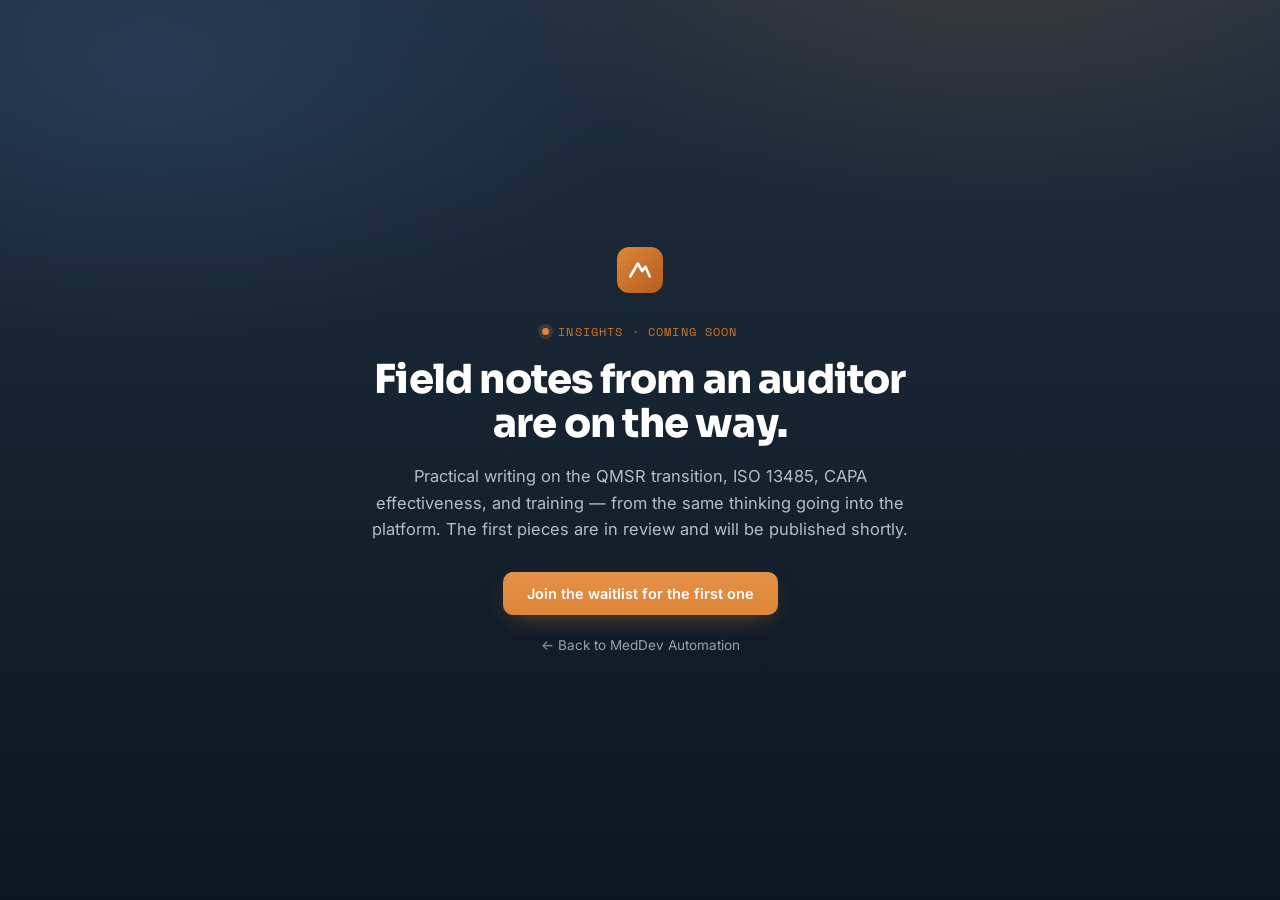
<file: blog/index.html>
<!DOCTYPE html>
<html lang="en">
<head>
<meta charset="UTF-8">
<meta name="viewport" content="width=device-width, initial-scale=1.0">
<title>Insights — MedDev Automation (coming soon)</title>
<meta name="robots" content="noindex">
<link rel="preconnect" href="https://fonts.googleapis.com">
<link rel="preconnect" href="https://fonts.gstatic.com" crossorigin>
<link href="https://fonts.googleapis.com/css2?family=Sora:wght@400;600;700;800&family=Inter:wght@400;500;600&family=Space+Mono:wght@400;700&display=swap" rel="stylesheet">
<style>
:root{--side1:#1E2E3F;--side2:#141F2B;--side3:#0D1620;--glow:#DD8638;--glow-hi:#C9762C;--sideink:#AEBFCE;--mist:#94A0AC;--display:'Sora',sans-serif;--body:'Inter',sans-serif;--mono:'Space Mono',monospace}
*{margin:0;padding:0;box-sizing:border-box}
body{font-family:var(--body);min-height:100vh;display:grid;place-items:center;text-align:center;color:#fff;background:radial-gradient(900px 480px at 78% -8%,rgba(221,134,56,.16),transparent 60%),radial-gradient(800px 460px at 12% 8%,rgba(58,91,130,.32),transparent 60%),linear-gradient(180deg,var(--side1),var(--side2) 60%,var(--side3));padding:32px}
.wrap{max-width:560px}
.mark{width:46px;height:46px;border-radius:12px;background:linear-gradient(135deg,var(--glow),#B85C20);display:grid;place-items:center;margin:0 auto 26px}
.mark svg{width:26px;height:26px}
.evt{font-family:var(--mono);font-size:11.5px;letter-spacing:.1em;text-transform:uppercase;color:var(--glow-hi);display:inline-flex;align-items:center;gap:9px;margin-bottom:18px}
.evt::before{content:"";width:7px;height:7px;border-radius:50%;background:var(--glow);box-shadow:0 0 0 4px rgba(221,134,56,.2)}
h1{font-family:var(--display);font-weight:800;font-size:clamp(28px,4vw,40px);letter-spacing:-.02em;line-height:1.12;margin-bottom:16px}
p{color:var(--sideink);font-size:16.5px;line-height:1.6;margin-bottom:30px}
.btn{display:inline-flex;align-items:center;gap:9px;font-weight:600;font-size:14.5px;border-radius:10px;padding:13px 24px;background:linear-gradient(180deg,#E59048,var(--glow));color:#fff;text-decoration:none;box-shadow:0 8px 24px -10px rgba(221,134,56,.55)}
.back{display:block;margin-top:22px;color:var(--mist);font-size:13.5px;text-decoration:none}
.back:hover{color:#fff}
</style>
  <!-- Cloudflare Web Analytics --><script defer src='https://static.cloudflareinsights.com/beacon.min.js' data-cf-beacon='{"token": "46ca1e6ca3324c04ad95955dce1925f0"}'></script><!-- End Cloudflare Web Analytics -->
</head>
<body>
<div class="wrap">
  <div class="mark"><svg viewBox="0 0 24 24" fill="none"><path d="M3 18L10 6l4 7 3-4 4 9" stroke="#fff" stroke-width="2.4" stroke-linecap="round" stroke-linejoin="round"/></svg></div>
  <span class="evt">Insights · Coming soon</span>
  <h1>Field notes from an auditor are on the way.</h1>
  <p>Practical writing on the QMSR transition, ISO 13485, CAPA effectiveness, and training — from the same thinking going into the platform. The first pieces are in review and will be published shortly.</p>
  <a class="btn" href="/#access">Join the waitlist for the first one</a>
  <a class="back" href="/">← Back to MedDev Automation</a>
</div>
</body>
</html>
</file>
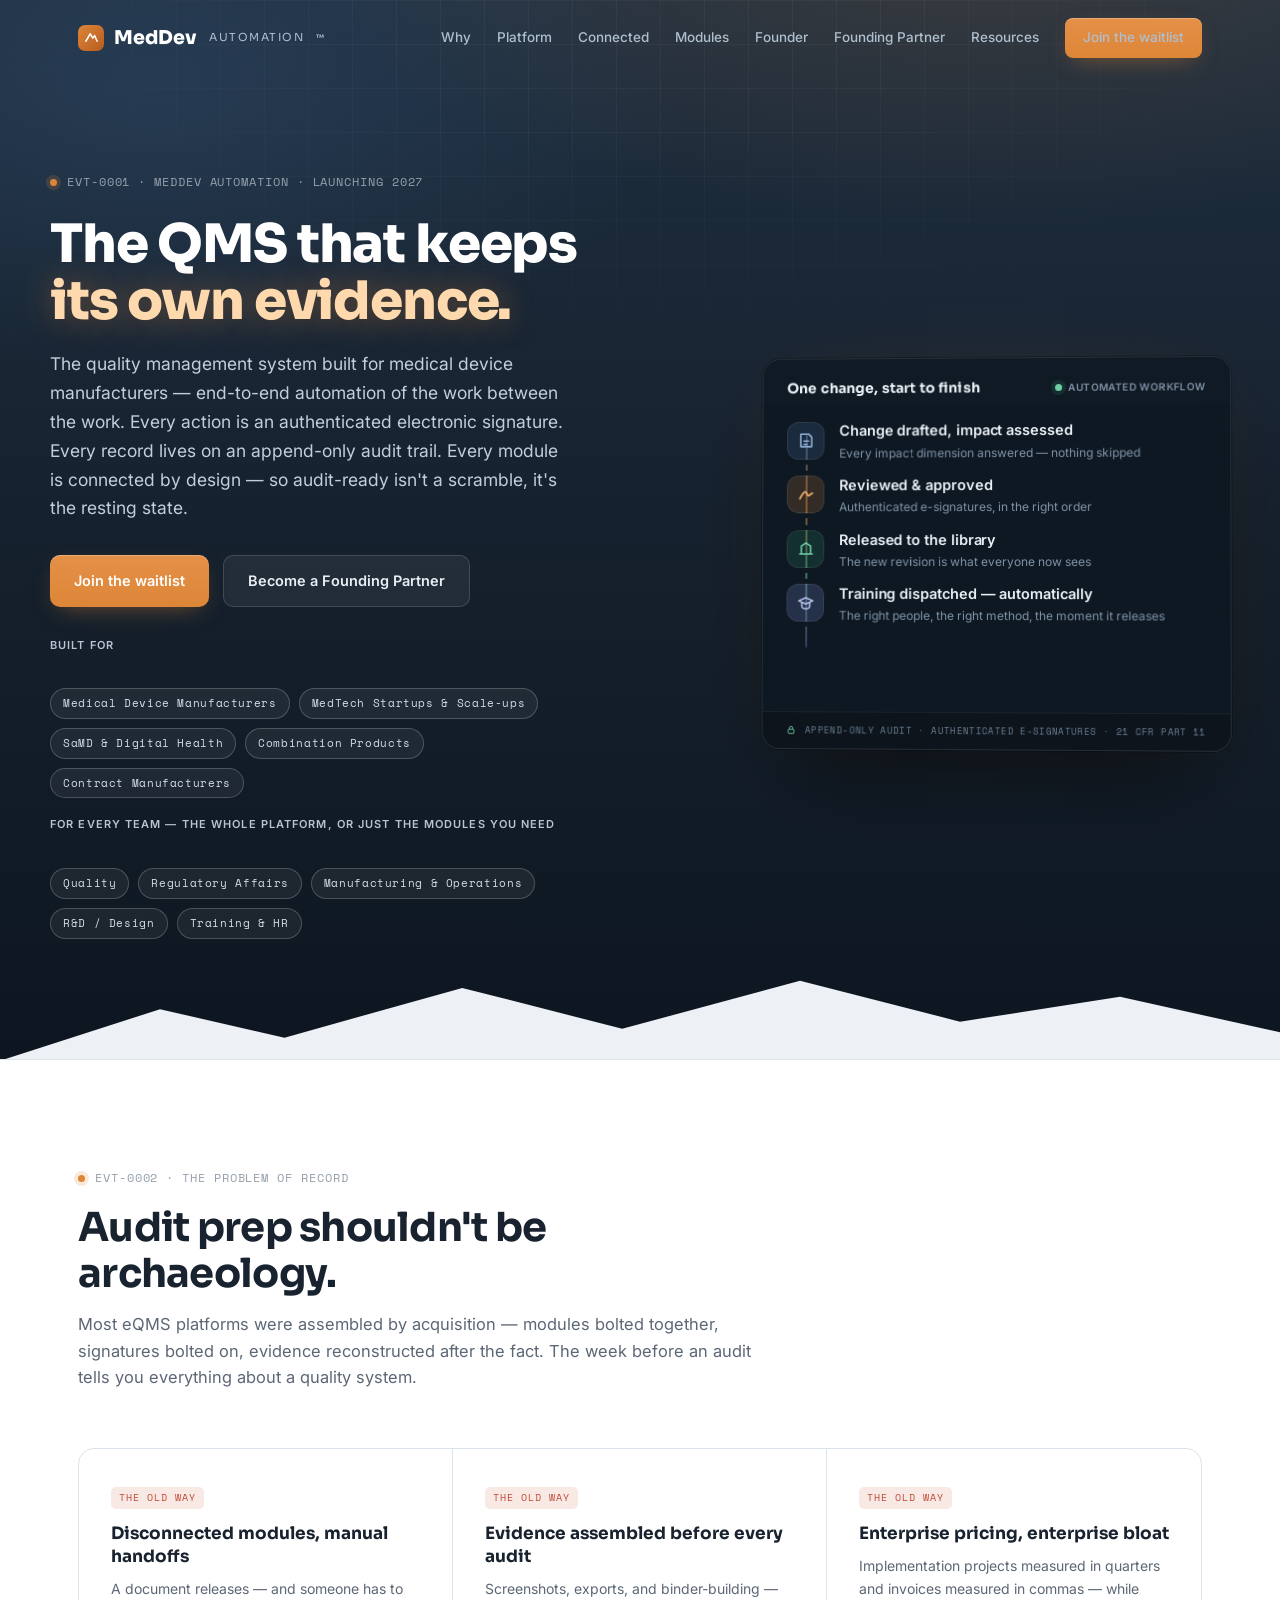
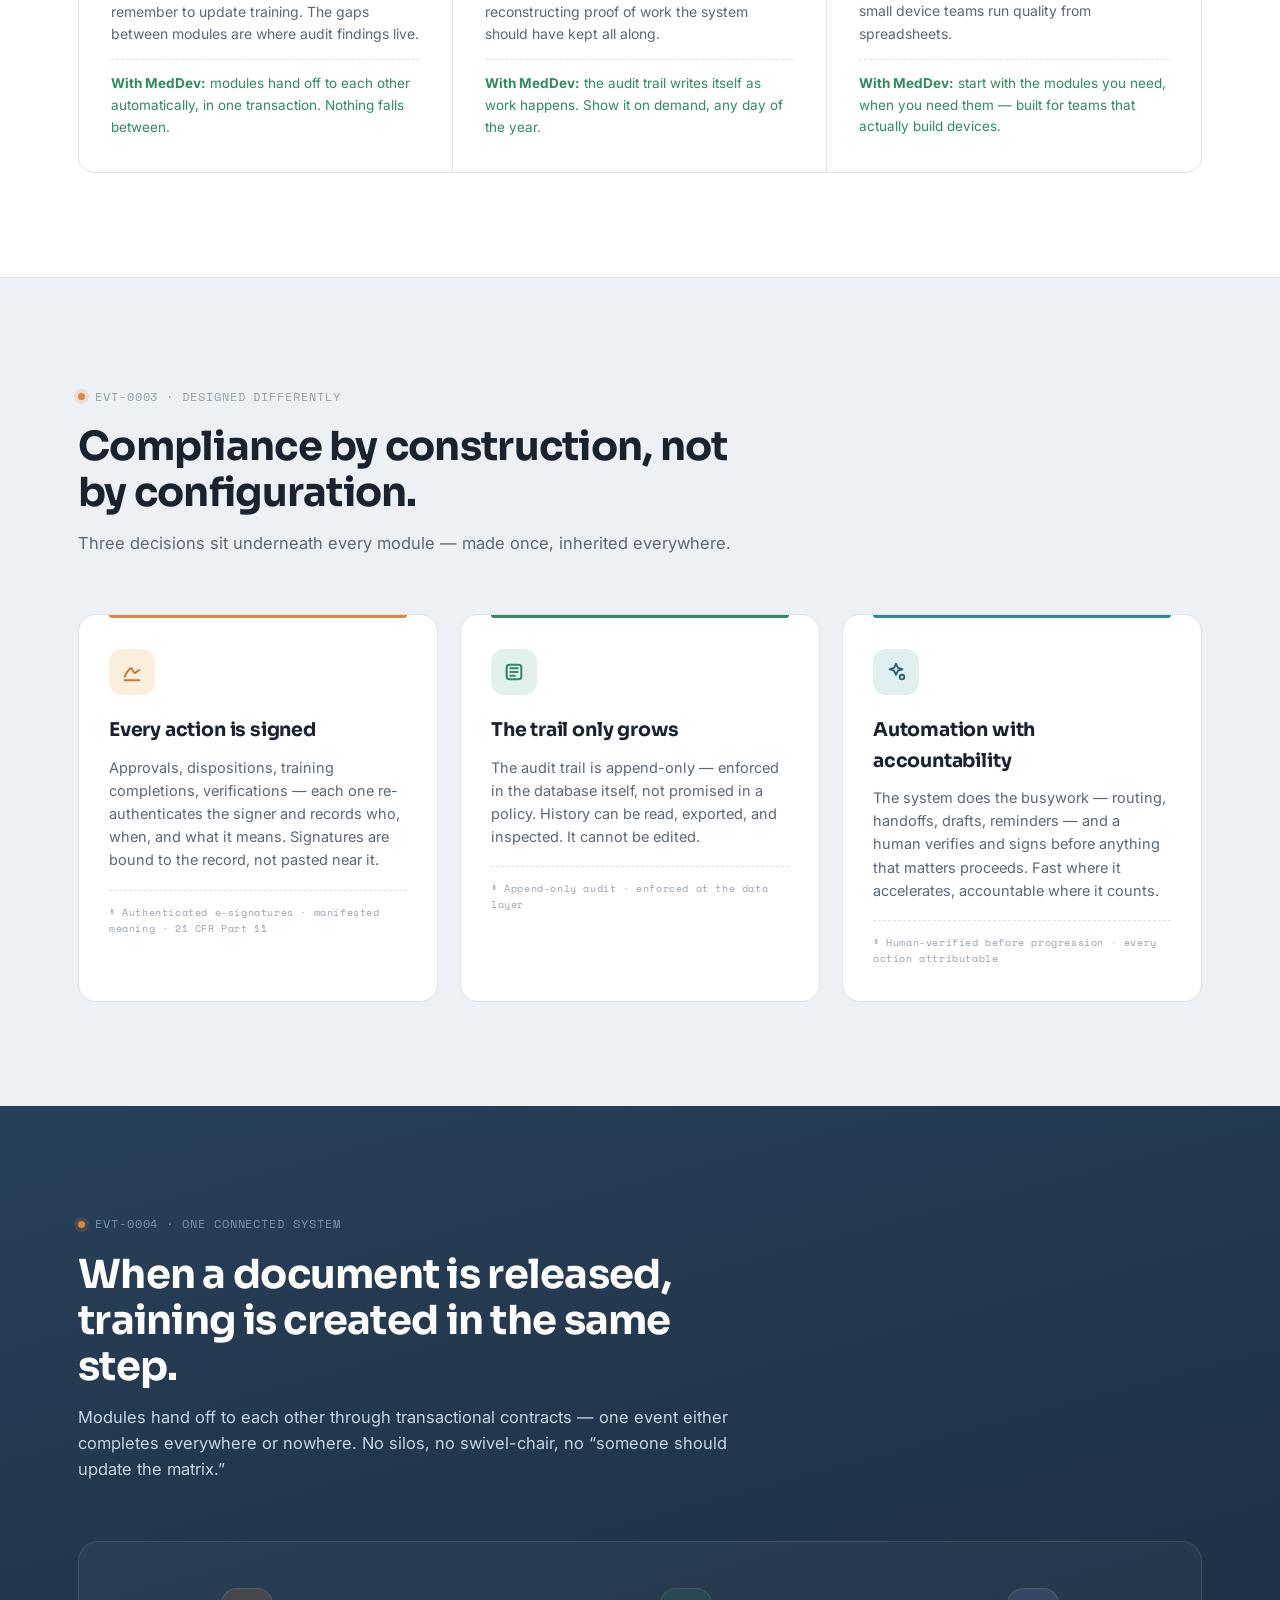
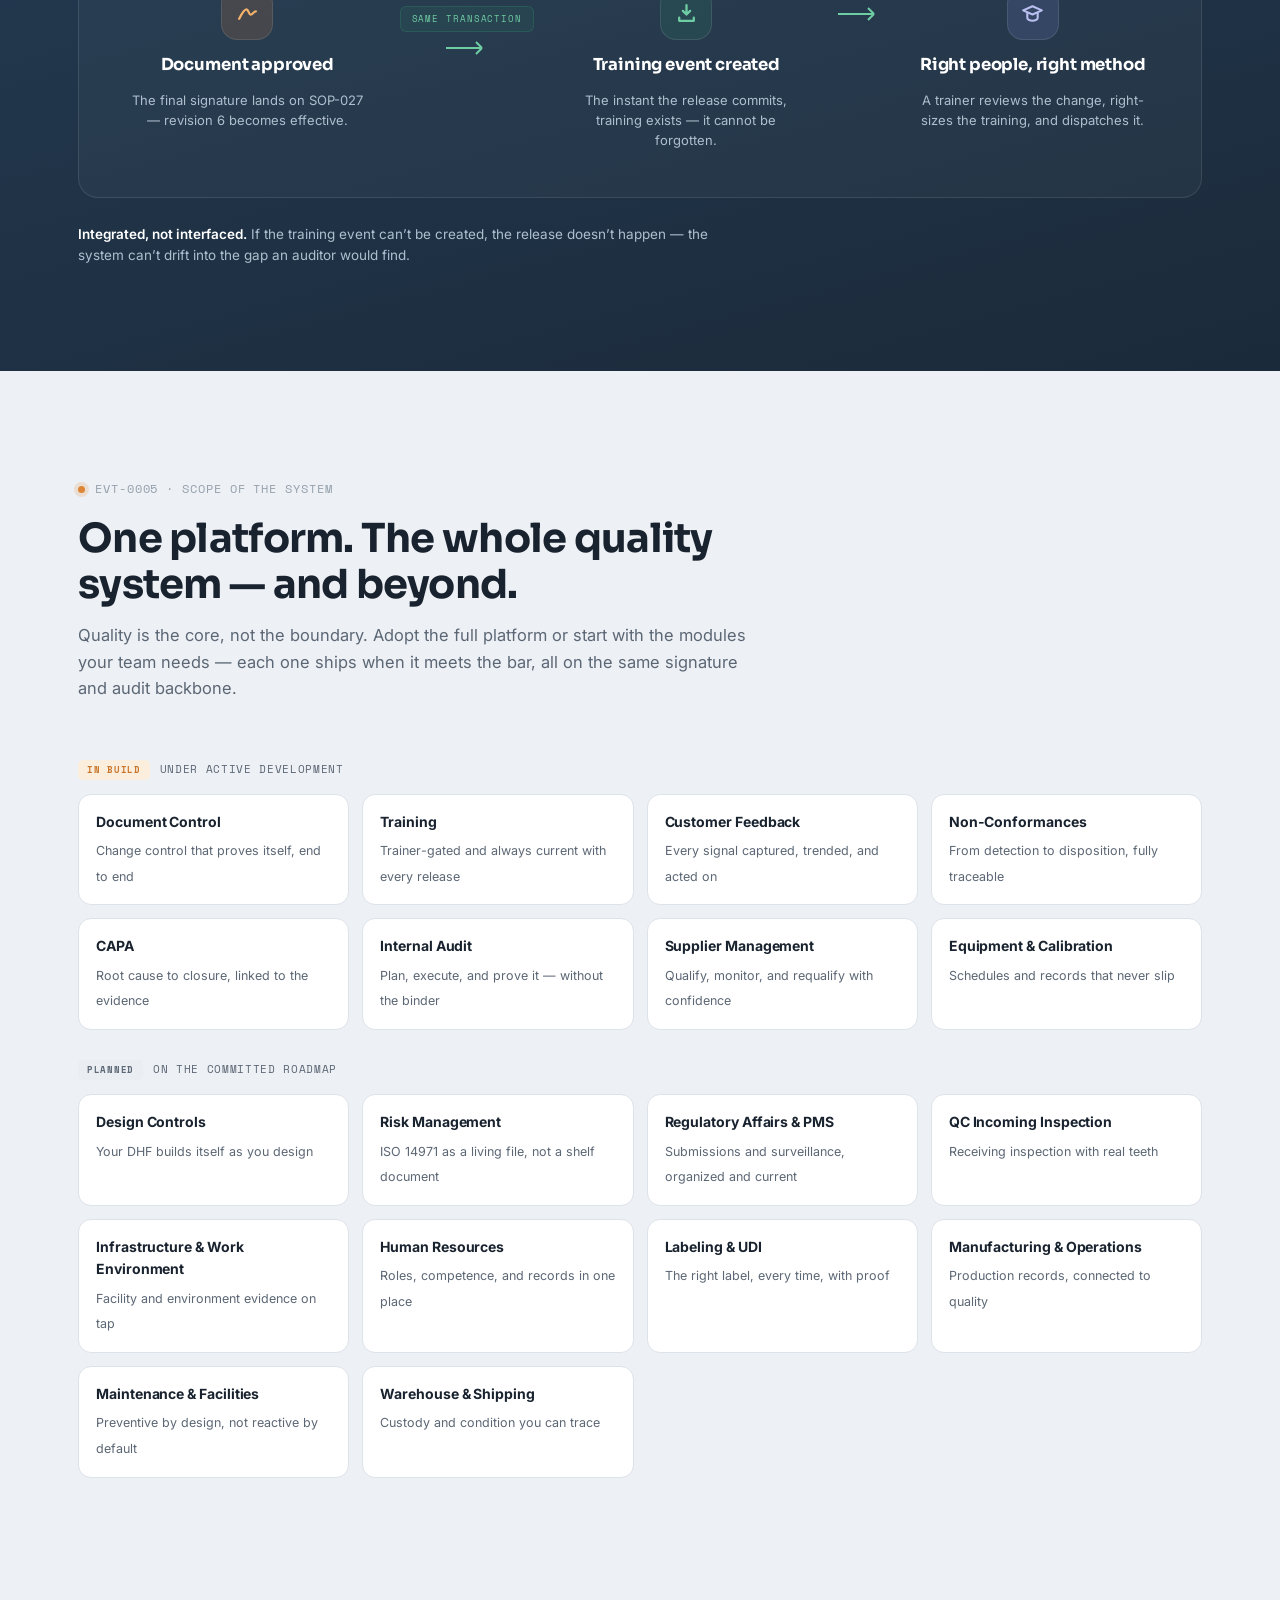
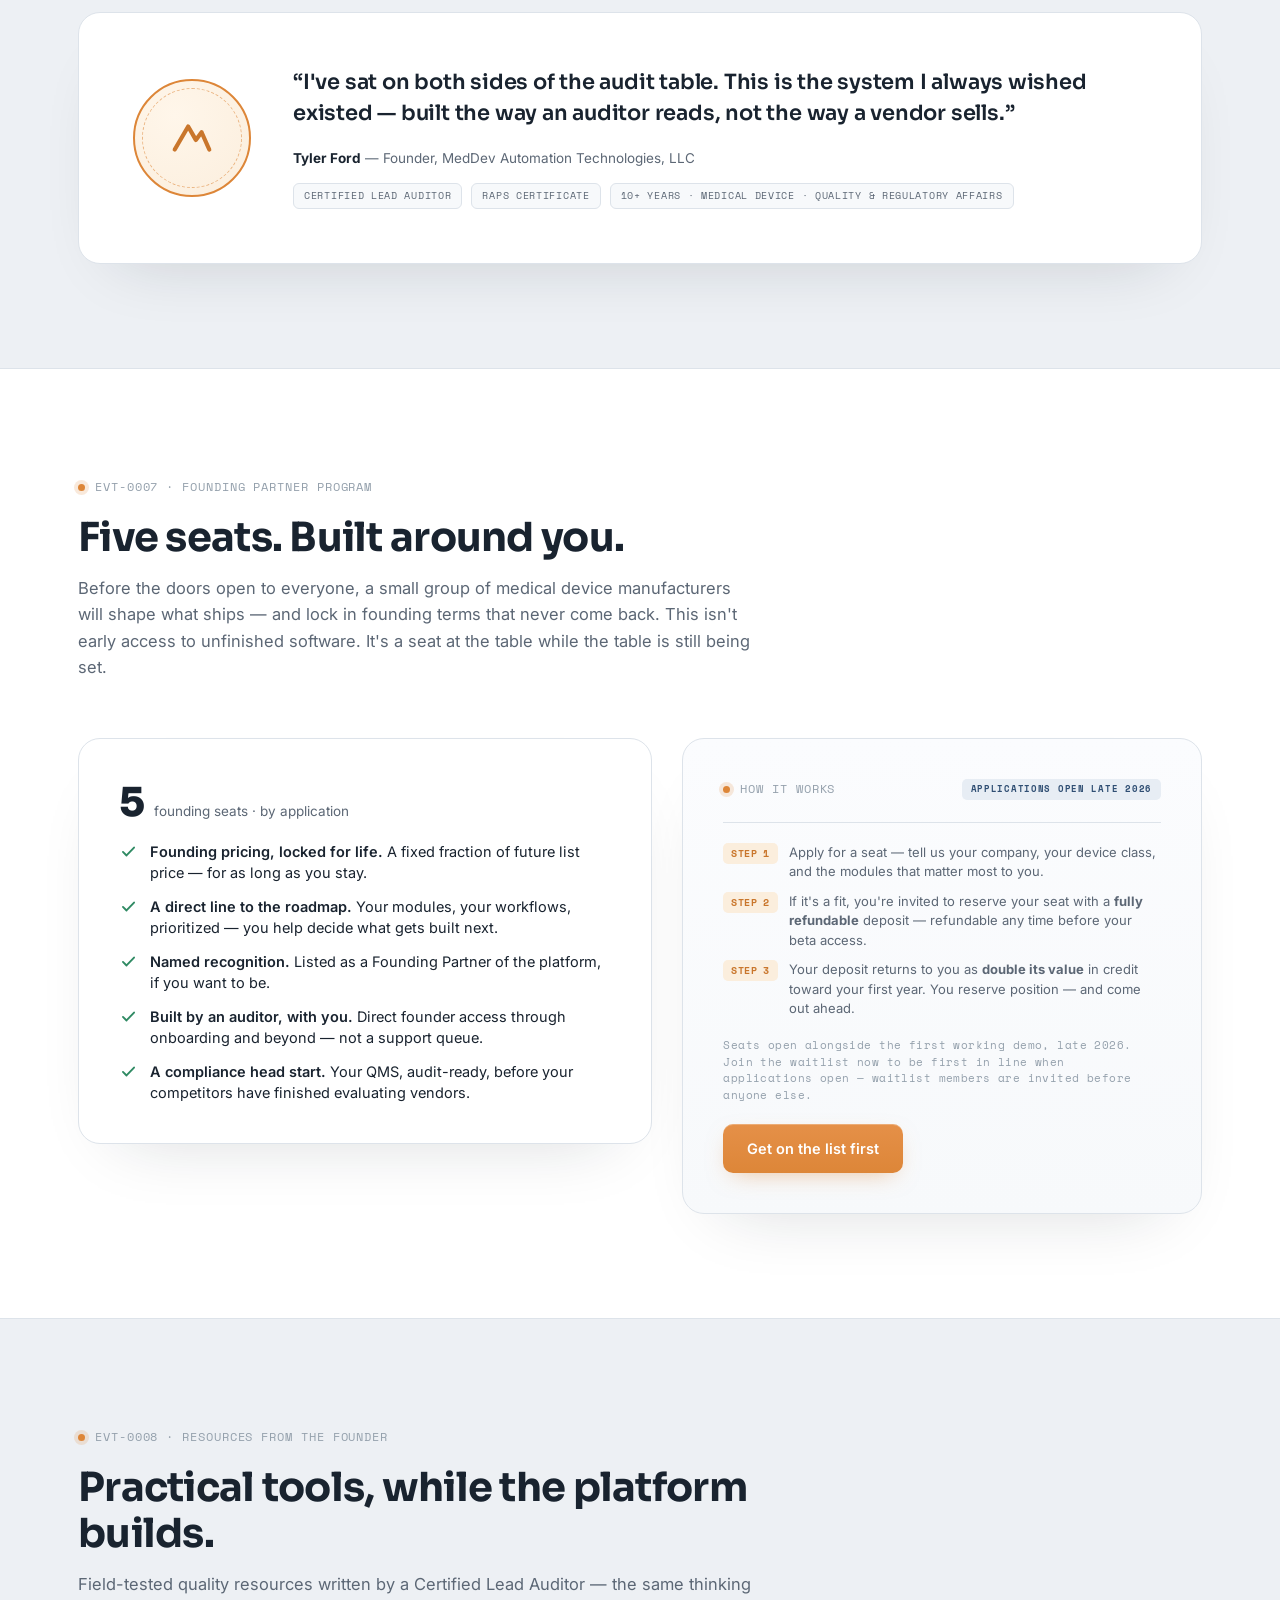
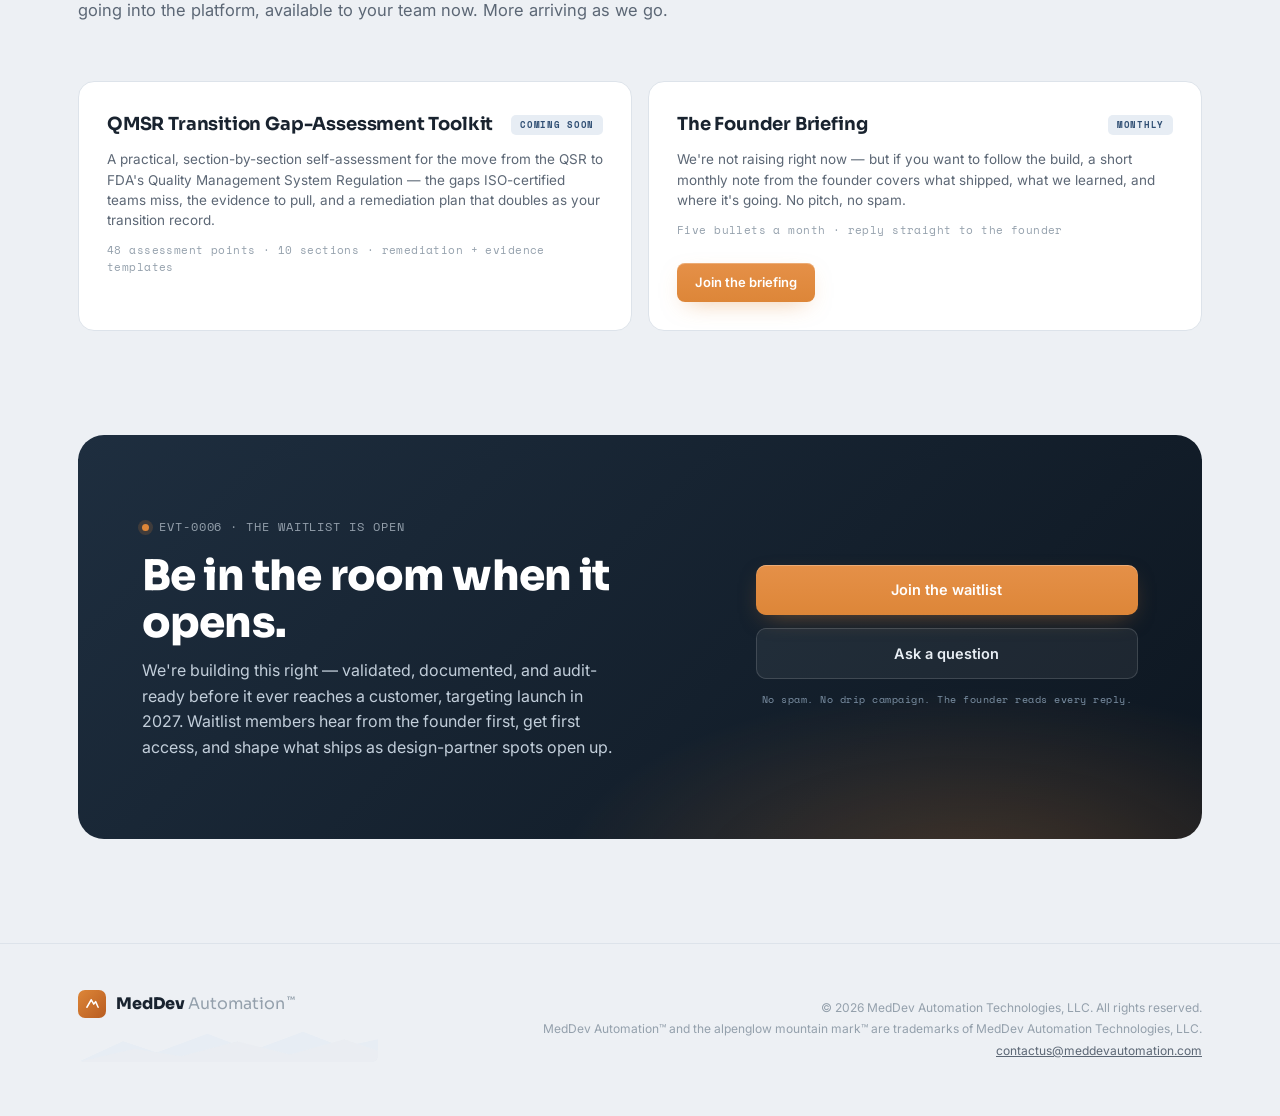
<file: index-v1-backup.html>
<!DOCTYPE html>
<html lang="en">
<head>
<meta charset="UTF-8">
<meta name="viewport" content="width=device-width, initial-scale=1.0">
<title>MedDev Automation — The QMS that keeps its own evidence</title>
<meta name="description" content="The quality management system for medical device manufacturers — every action signed, every record traceable, every module connected, end to end. Join the waitlist.">
<link rel="preconnect" href="https://fonts.googleapis.com">
<link rel="preconnect" href="https://fonts.gstatic.com" crossorigin>
<link href="https://fonts.googleapis.com/css2?family=Sora:wght@400;600;700;800&family=Inter:wght@400;500;600&family=Space+Mono:wght@400;700&display=swap" rel="stylesheet">
<style>
/* ============ Summit Dusk tokens ============ */
:root{
  --side1:#1E2E3F; --side2:#141F2B; --side3:#0D1620;
  --glow:#DD8638; --glow-hi:#C9762C; --glow-soft:#FBEEDD;
  --dusk:#3A5B82; --dusk-ink:#2F4E73; --dusk-soft:#E7EDF4;
  --pine:#2F8A63; --pine-soft:#E2F1EA;
  --teal:#2E8C97; --teal-soft:#E0F0F1;
  --col:#6E78C0; --canyon:#BE4A35;
  --bg:#EDF0F4; --surface:#FFFFFF; --surface-2:#F7F9FB;
  --ink:#19232F; --granite:#5C6775; --mist:#94A0AC;
  --hair:#DDE3EA; --hair-soft:#EAEEF2;
  --sideink:#AEBFCE;
  --display:'Sora',ui-sans-serif,system-ui,sans-serif;
  --body:'Inter',ui-sans-serif,system-ui,sans-serif;
  --mono:'Space Mono',ui-monospace,monospace;
  --maxw:1180px;
}
*{margin:0;padding:0;box-sizing:border-box}
html{scroll-behavior:smooth}
body{font-family:var(--body);color:var(--ink);background:var(--bg);line-height:1.6;-webkit-font-smoothing:antialiased}
a{color:inherit;text-decoration:none}
img{max-width:100%}
.wrap{max-width:var(--maxw);margin:0 auto;padding:0 28px}
:focus-visible{outline:2px solid var(--glow);outline-offset:3px;border-radius:4px}
::selection{background:var(--glow);color:#fff}

/* ============ audit-trail vernacular ============ */
.evt{font-family:var(--mono);font-size:11.5px;letter-spacing:.08em;text-transform:uppercase;color:var(--mist);display:inline-flex;align-items:center;gap:10px}
.evt::before{content:"";width:7px;height:7px;border-radius:50%;background:var(--glow);box-shadow:0 0 0 4px rgba(221,134,56,.18)}
.dark .evt{color:#7E92A6}

/* ============ nav ============ */
.nav{position:fixed;top:0;left:0;right:0;z-index:60;transition:background .35s ease, box-shadow .35s ease, backdrop-filter .35s ease}
.nav.scrolled{background:rgba(20,31,43,.82);backdrop-filter:blur(14px);box-shadow:0 1px 0 rgba(255,255,255,.06)}
.nav-in{max-width:var(--maxw);margin:0 auto;padding:18px 28px;display:flex;align-items:center;gap:34px}
.logo{font-family:var(--display);font-weight:800;font-size:19px;color:#fff;display:flex;align-items:center;gap:10px}
.logo-mark{width:26px;height:26px;border-radius:7px;background:linear-gradient(135deg,var(--glow),#B85C20);display:grid;place-items:center;flex:none}
.logo-mark svg{width:15px;height:15px}
.logo small{font-weight:400;font-size:11px;color:var(--sideink);letter-spacing:.14em;text-transform:uppercase;margin-left:2px}
.tm{font-size:9px;font-weight:600;color:var(--sideink);margin-left:2px;vertical-align:super}
.tm-d{color:var(--mist)}
.nav-links{display:flex;gap:26px;margin-left:auto;align-items:center}
.nav-links a{font-size:13.5px;font-weight:500;color:var(--sideink);transition:color .2s}
.nav-links a:hover{color:#fff}
.btn{display:inline-flex;align-items:center;justify-content:center;gap:9px;white-space:nowrap;font-family:var(--body);font-weight:600;font-size:14.5px;border-radius:10px;padding:13px 24px;cursor:pointer;border:0;transition:transform .15s ease, box-shadow .2s ease, background .2s ease}
.btn:active{transform:translateY(1px)}
.btn-glow{background:linear-gradient(180deg,#E59048,var(--glow));color:#fff;box-shadow:0 8px 24px -10px rgba(221,134,56,.55), inset 0 1px 0 rgba(255,255,255,.25)}
.btn-glow:hover{box-shadow:0 12px 30px -10px rgba(221,134,56,.7)}
.btn-ghost-d{background:rgba(255,255,255,.06);color:#E8EEF4;border:1px solid rgba(255,255,255,.14)}
.btn-ghost-d:hover{background:rgba(255,255,255,.11)}
.btn-sm{padding:9px 18px;font-size:13px;border-radius:8px}

/* ============ hero ============ */
.hero{position:relative;background:
  radial-gradient(1200px 520px at 78% -8%, rgba(221,134,56,.16), transparent 60%),
  radial-gradient(900px 480px at 12% 8%, rgba(58,91,130,.32), transparent 60%),
  linear-gradient(180deg,var(--side1) 0%,var(--side2) 58%,var(--side3) 100%);
  color:#fff;overflow:hidden}
.ridge{position:absolute;left:0;right:0;bottom:-2px;pointer-events:none}
.hero-grid{position:absolute;inset:0;background-image:linear-gradient(rgba(255,255,255,.035) 1px,transparent 1px),linear-gradient(90deg,rgba(255,255,255,.035) 1px,transparent 1px);background-size:44px 44px;mask-image:radial-gradient(900px 500px at 50% 0%,#000 30%,transparent 75%);pointer-events:none}
.hero-in{position:relative;display:grid;grid-template-columns:minmax(0,1.02fr) minmax(0,.98fr);gap:56px;align-items:center;padding:168px 0 120px}
.hero h1{font-family:var(--display);font-weight:800;font-size:clamp(36px,4.3vw,53px);line-height:1.08;letter-spacing:-.022em;margin:22px 0 20px}
.hero h1 .hl{position:relative;white-space:nowrap;color:#FFD9AE;text-shadow:0 0 34px rgba(221,134,56,.45)}
.hero p.lede{font-size:17.5px;line-height:1.65;color:#C2CEDA;max-width:520px}
.hero-ctas{display:flex;gap:14px;margin-top:32px;flex-wrap:wrap}
.chips{display:flex;gap:9px;flex-wrap:wrap;margin-top:34px}
.chip{font-family:var(--mono);font-size:10.5px;letter-spacing:.06em;color:#D4DEE8;border:1px solid rgba(255,255,255,.2);border-radius:999px;padding:6px 12px;background:rgba(255,255,255,.06)}
.chips-label{font-size:11px;color:#B7C4D1;margin-top:30px;letter-spacing:.1em;text-transform:uppercase;font-weight:600}

/* ============ faux app (signature element) ============ */
.app{border-radius:18px;background:#101A24;border:1px solid rgba(255,255,255,.09);box-shadow:0 40px 90px -30px rgba(0,0,0,.65), 0 0 0 1px rgba(0,0,0,.3), 0 0 80px -20px rgba(221,134,56,.12);overflow:hidden;font-size:13px;transform:perspective(1600px) rotateY(-3deg) rotateX(1deg);transition:transform .6s ease;max-width:560px;justify-self:end}
.app:hover{transform:perspective(1600px) rotateY(-1.5deg) rotateX(.5deg)}

.app-side{background:linear-gradient(180deg,#1E2E3F,#141F2B);padding:13px 9px;border-right:1px solid rgba(255,255,255,.05)}
.s-brand{font-family:var(--display);font-weight:700;color:#fff;font-size:12px;padding:2px 8px 12px}
.s-cap{font-size:8.5px;letter-spacing:.12em;text-transform:uppercase;color:#5F7488;padding:8px 8px 4px;font-weight:700}
.s-item{color:#AEBFCE;padding:5.5px 8px;border-radius:6px;font-size:10.5px}
.s-item.on{background:rgba(221,134,56,.16);color:#F4B26A;font-weight:600}
.j-head{display:flex;align-items:center;justify-content:space-between;padding:18px 24px 6px}
.j-kicker{font-family:var(--display);font-weight:700;color:#E8EEF4;font-size:14px;letter-spacing:.01em}
.j-live{font-size:10px;color:#7E92A6;display:flex;align-items:center;gap:6px;letter-spacing:.04em;text-transform:uppercase;font-weight:600}
.j-dot{width:7px;height:7px;border-radius:50%;background:#6FCDA4;box-shadow:0 0 0 4px rgba(47,138,99,.18);animation:pulse 2.2s ease infinite}
@keyframes pulse{50%{box-shadow:0 0 0 7px rgba(47,138,99,.07)}}
.journey{position:relative;padding:14px 24px 20px;display:flex;flex-direction:column;gap:12px;background:#0E1822}
.journey::before{content:"";position:absolute;left:43px;top:30px;bottom:64px;width:2px;background:linear-gradient(180deg,rgba(143,177,216,.4),rgba(221,134,56,.5),rgba(111,205,164,.5),rgba(110,120,192,.4));border-radius:2px}
.j-row{display:flex;gap:15px;align-items:center;position:relative}
.j-ico{width:38px;height:38px;border-radius:12px;display:grid;place-items:center;flex:none;color:var(--c);background:var(--cbg);border:1px solid rgba(255,255,255,.08);box-shadow:0 0 0 5px #0E1822}
.j-ico svg{width:19px;height:19px}
.j-main{display:flex;flex-direction:column;gap:2px}
.j-main b{color:#EAF0F6;font-size:14.5px;font-weight:600;letter-spacing:-.005em}
.j-sub{color:#7E92A6;font-size:12px;line-height:1.45}
.j-seal{margin-top:6px;display:flex;gap:10px;align-items:center;background:rgba(47,138,99,.1);border:1px solid rgba(47,138,99,.3);border-radius:12px;padding:13px 16px;color:#CBE9DA;font-size:13px}
.j-seal b{color:#8FE0BC;font-weight:700}
.t-row{opacity:0;transform:translateY(7px);transition:opacity .5s ease, transform .5s ease}
.t-row.in{opacity:1;transform:none}
.cursor{display:inline-block;width:6px;height:11px;background:var(--glow);margin-left:4px;animation:blink 1s steps(1) infinite;vertical-align:-1px}
@keyframes blink{50%{opacity:0}}
.app-foot{display:flex;align-items:center;gap:9px;padding:11px 24px;border-top:1px solid rgba(255,255,255,.06);background:rgba(0,0,0,.22)}
.app-foot .k{font-family:var(--mono);font-size:9px;color:#6B8095;letter-spacing:.04em}
.lock{width:10px;height:10px}

/* ============ sections ============ */
section{padding:104px 0}
.sec-head{max-width:680px;margin-bottom:58px}
.sec-head h2{font-family:var(--display);font-weight:700;font-size:clamp(28px,3.4vw,40px);letter-spacing:-.018em;line-height:1.15;margin:16px 0 14px}
.sec-head p{color:var(--granite);font-size:16.5px}
.dark{background:linear-gradient(165deg,#27405A,#1B2A3A);color:#fff}
.dark .sec-head p{color:#C7D4E1}

/* problem strip */
.problem{background:var(--surface);border-top:1px solid var(--hair);border-bottom:1px solid var(--hair)}
.prob-grid{display:grid;grid-template-columns:repeat(3,1fr);gap:0;border:1px solid var(--hair);border-radius:16px;overflow:hidden;background:var(--surface)}
.prob{padding:34px 32px;border-right:1px solid var(--hair)}
.prob:last-child{border-right:0}
.prob .q{font-family:var(--display);font-weight:700;font-size:17px;margin-bottom:9px;line-height:1.35}
.prob p{font-size:14px;color:var(--granite)}
.prob .sol{margin-top:14px;padding-top:13px;border-top:1px dashed var(--hair);font-size:13.5px;color:var(--pine)}
.prob .sol b{color:var(--pine);font-weight:700}
.prob .tag{font-family:var(--mono);font-size:10px;letter-spacing:.1em;color:var(--canyon);background:#F9E9E5;border-radius:5px;padding:3px 8px;display:inline-block;margin-bottom:14px}

/* pillars */
.pillars{display:grid;grid-template-columns:repeat(3,1fr);gap:22px}
.pillar{background:var(--surface);border:1px solid var(--hair);border-radius:18px;padding:34px 30px;position:relative;overflow:hidden;transition:transform .25s ease, box-shadow .25s ease}
.pillar:hover{transform:translateY(-4px);box-shadow:0 24px 50px -24px rgba(20,30,42,.25)}
.pillar::before{content:"";position:absolute;top:0;left:30px;right:30px;height:3px;border-radius:0 0 6px 6px;background:var(--accent,var(--glow))}
.p-ico{width:46px;height:46px;border-radius:13px;display:grid;place-items:center;background:var(--accent-soft,var(--glow-soft));margin-bottom:20px}
.p-ico svg{width:22px;height:22px}
.pillar h3{font-family:var(--display);font-weight:700;font-size:19px;margin-bottom:10px;letter-spacing:-.01em}
.pillar p{font-size:14.5px;color:var(--granite)}
.pillar .clause{font-family:var(--mono);font-size:10px;color:var(--mist);letter-spacing:.06em;display:block;margin-top:18px;padding-top:14px;border-top:1px dashed var(--hair)}

/* flow (handoff) */
.flow-board{background:rgba(255,255,255,.035);border:1px solid rgba(255,255,255,.1);border-radius:20px;padding:46px 42px;display:grid;grid-template-columns:1fr auto 1fr auto 1fr;gap:26px;align-items:start}
.fnode{text-align:center;display:flex;flex-direction:column;align-items:center;gap:12px}
.f-ico{width:52px;height:52px;border-radius:16px;display:grid;place-items:center;color:var(--c);background:var(--cbg);border:1px solid rgba(255,255,255,.1)}
.f-ico svg{width:25px;height:25px}
.f-ttl{font-family:var(--display);font-weight:700;color:#fff;font-size:16.5px;letter-spacing:-.01em}
.fnode p{font-size:13px;color:#AEBFCE;line-height:1.55;max-width:240px}
.flow-arrow{display:flex;flex-direction:column;align-items:center;gap:8px;color:#7E92A6;padding-top:18px}
.flow-arrow .pipe{font-family:var(--mono);font-size:9px;letter-spacing:.1em;color:#6FCDA4;background:rgba(47,138,99,.12);border:1px solid rgba(47,138,99,.3);border-radius:6px;padding:5px 11px;white-space:nowrap}
.flow-arrow svg{width:42px;height:16px}
.flow-note{margin-top:26px;font-size:13.5px;color:#AEBFCE;max-width:640px}
.flow-note b{color:#fff;font-weight:600}

/* modules */
.mod-group{margin-bottom:30px}
.mg-label{font-family:var(--mono);font-size:11px;letter-spacing:.06em;color:var(--granite);display:flex;align-items:center;gap:10px;margin-bottom:14px;text-transform:uppercase}
.mod-grid{display:grid;grid-template-columns:repeat(4,1fr);gap:13px}
.mod-card{background:var(--surface);border:1px solid var(--hair);border-radius:13px;padding:16px 17px;transition:border-color .2s, transform .2s, box-shadow .2s}
.mod-card:hover{border-color:var(--glow);transform:translateY(-2px);box-shadow:0 14px 30px -18px rgba(20,30,42,.25)}
.mod-card b{display:block;font-size:14px;letter-spacing:-.005em;margin-bottom:4px}
.mod-card span{font-size:12.5px;color:var(--granite);line-height:1.45}



.st{font-family:var(--mono);font-size:9px;letter-spacing:.08em;border-radius:5px;padding:3px 9px;font-weight:700}
.st.build{background:var(--glow-soft);color:var(--glow-hi)}
.st.next{background:var(--dusk-soft);color:var(--dusk-ink)}
.st.plan{background:var(--hair-soft);color:var(--granite)}


/* founder */
.founder{background:var(--surface);border:1px solid var(--hair);border-radius:22px;padding:54px;display:grid;grid-template-columns:auto 1fr;gap:42px;align-items:center;box-shadow:0 30px 70px -40px rgba(20,30,42,.2)}
.f-seal{width:118px;height:118px;border-radius:50%;border:2px solid var(--glow);display:grid;place-items:center;position:relative;flex:none;background:radial-gradient(circle at 35% 30%, #FFF6EA, var(--glow-soft))}
.f-seal::after{content:"";position:absolute;inset:7px;border:1px dashed var(--glow);border-radius:50%;opacity:.55}
.f-seal svg{width:46px;height:46px}
.founder blockquote{font-family:var(--display);font-size:21px;font-weight:600;line-height:1.5;letter-spacing:-.01em}
.founder .attrib{margin-top:18px;font-size:13.5px;color:var(--granite)}
.founder .attrib b{color:var(--ink)}
.cred-row{display:flex;gap:9px;margin-top:14px;flex-wrap:wrap}
.cred{font-family:var(--mono);font-size:10px;letter-spacing:.07em;background:var(--surface-2);border:1px solid var(--hair);border-radius:6px;padding:4px 10px;color:var(--granite)}

/* CTA band */
.cta-band{position:relative;overflow:hidden;border-radius:26px;background:
  radial-gradient(700px 320px at 80% 110%, rgba(221,134,56,.25), transparent 60%),
  linear-gradient(135deg,var(--side1),var(--side3));color:#fff;padding:78px 64px;text-align:left;display:grid;grid-template-columns:1.2fr .8fr;gap:40px;align-items:center}
.cta-band h2{font-family:var(--display);font-weight:800;font-size:clamp(28px,3.6vw,42px);letter-spacing:-.02em;line-height:1.12;margin:14px 0 12px}
.cta-band p{color:#C2CEDA;font-size:16px;max-width:480px}
.cta-actions{display:flex;flex-direction:column;gap:13px;align-items:stretch}
.cta-actions .hint{font-family:var(--mono);font-size:10px;color:#7E92A6;text-align:center;letter-spacing:.05em}


/* founding partner */
.fp{background:var(--surface);border-top:1px solid var(--hair);border-bottom:1px solid var(--hair)}
.fp-grid{display:grid;grid-template-columns:1.05fr .95fr;gap:30px;align-items:start}
.fp-card{background:var(--surface);border:1px solid var(--hair);border-radius:22px;padding:40px;box-shadow:0 30px 70px -42px rgba(20,30,42,.2)}
.fp-card.alt{background:linear-gradient(180deg,#FBFCFE,var(--surface-2));border-color:var(--hair)}
.fp-seats{display:flex;align-items:baseline;gap:10px;margin:4px 0 18px}
.fp-seats b{font-family:var(--display);font-weight:800;font-size:40px;letter-spacing:-.02em;color:var(--ink);line-height:1}
.fp-seats span{font-size:13.5px;color:var(--granite)}
.fp-list{list-style:none;margin:18px 0 0;display:flex;flex-direction:column;gap:13px}
.fp-list li{display:flex;gap:12px;font-size:14.5px;color:var(--ink);line-height:1.45}
.fp-list li svg{flex:none;width:19px;height:19px;margin-top:1px}
.fp-list li b{font-weight:600}
.fp-terms{margin-top:22px;padding-top:20px;border-top:1px solid var(--hair);display:flex;flex-direction:column;gap:10px}
.fp-term{display:flex;gap:11px;font-size:13px;color:var(--granite);line-height:1.5}
.fp-term .tk{font-family:var(--mono);font-size:10px;letter-spacing:.04em;color:var(--glow-hi);background:var(--glow-soft);border-radius:5px;padding:3px 8px;height:fit-content;white-space:nowrap;font-weight:700}
.badge-soon{font-family:var(--mono);font-size:9px;font-weight:700;letter-spacing:.08em;background:var(--dusk-soft);color:var(--dusk-ink);border-radius:5px;padding:3px 9px;text-transform:uppercase}
.fp-note{font-family:var(--mono);font-size:10.5px;color:var(--mist);letter-spacing:.04em;margin-top:18px}
/* resources */
.res-grid{display:grid;grid-template-columns:repeat(2,1fr);gap:16px}
.res-card{background:var(--surface);border:1px solid var(--hair);border-radius:16px;padding:28px;display:flex;flex-direction:column;gap:10px;transition:border-color .2s,transform .2s,box-shadow .2s}
.res-card:hover{border-color:var(--glow);transform:translateY(-2px);box-shadow:0 16px 34px -20px rgba(20,30,42,.25)}
.res-top{display:flex;align-items:center;justify-content:space-between;gap:12px}
.res-card h3{font-family:var(--display);font-weight:700;font-size:18px;letter-spacing:-.01em}
.res-card p{font-size:13.5px;color:var(--granite);line-height:1.5}
.res-meta{font-family:var(--mono);font-size:10.5px;color:var(--mist);letter-spacing:.04em;margin-top:2px}
/* updates strip */
.upd{background:var(--surface-2);border:1px solid var(--hair);border-radius:20px;padding:40px 44px;display:grid;grid-template-columns:1fr auto;gap:30px;align-items:center}
.upd h2{font-family:var(--display);font-weight:700;font-size:clamp(22px,2.6vw,30px);letter-spacing:-.015em;margin-bottom:10px}
.upd p{color:var(--granite);font-size:15px;max-width:560px}
.upd .pill{font-family:var(--mono);font-size:10.5px;color:var(--pine);background:var(--pine-soft);border-radius:999px;padding:5px 12px;letter-spacing:.04em;font-weight:700;display:inline-block;margin-bottom:14px}
@media(max-width:820px){.fp-grid{grid-template-columns:1fr}.res-grid{grid-template-columns:1fr}.upd{grid-template-columns:1fr;padding:34px 28px}.fp-card{padding:32px}}

/* footer */
footer{padding:46px 0 54px;border-top:1px solid var(--hair)}
.foot-in{display:flex;align-items:flex-end;gap:26px;flex-wrap:wrap;justify-content:space-between}
.fbrand{display:flex;flex-direction:column;gap:10px}
.fbrand-row{display:flex;align-items:center;gap:10px}
.fbrand .logo-mark{width:28px;height:28px}
.fridge{width:300px;height:34px;border-radius:6px}
.flogo{font-family:var(--display);font-weight:800;font-size:16px;color:var(--ink)}
.fnote{font-size:12px;color:var(--mist);text-align:right;line-height:1.8}
.foot-in .fnote .mono{font-family:var(--mono);font-size:10px;letter-spacing:.05em}

/* reveal on scroll */
.rv{opacity:0;transform:translateY(16px);transition:opacity .7s ease, transform .7s ease}
.rv.in{opacity:1;transform:none}

@media (prefers-reduced-motion: reduce){
  *,*::before,*::after{animation:none !important;transition:none !important}
  html{scroll-behavior:auto}
  .rv,.t-row{opacity:1;transform:none}
}

/* ============ responsive ============ */
@media (max-width:1020px){
  .hero-in{grid-template-columns:1fr;padding:140px 0 90px;gap:48px}
  .app{transform:none;max-width:560px;justify-self:start}
  .prob-grid{grid-template-columns:1fr}
  .mod-grid{grid-template-columns:repeat(2,1fr)}
  .flow-board{grid-template-columns:1fr;gap:18px}
  .prob{border-right:0;border-bottom:1px solid var(--hair)}
  .prob:last-child{border-bottom:0}
  .pillars{grid-template-columns:1fr}
  .flow-arrow{flex-direction:row;padding-top:0;justify-content:center}
  .flow-arrow svg{transform:rotate(90deg);width:24px}
  .fnode p{max-width:420px}
  .founder{grid-template-columns:1fr;padding:40px 30px;gap:28px;text-align:left}
  .cta-band{grid-template-columns:1fr;padding:54px 34px}
  .nav-links a:not(.btn){display:none}
}
@media (max-width:640px){
  section{padding:72px 0}
  .mod-grid{grid-template-columns:1fr}
  .foot-in{align-items:flex-start;flex-direction:column}
  .fnote{text-align:left}
  .wrap{padding:0 20px}
  .hero-in{padding:118px 20px 64px}
  .nav-in{padding:14px 20px;gap:16px}
  .nav .btn{padding:9px 14px;font-size:12.5px;margin-left:auto}
  .logo small{display:none}
  .founder blockquote{font-size:17.5px}
}
</style>
</head>
<body>

<!-- ================= NAV ================= -->
<nav class="nav" id="nav" aria-label="Main">
  <div class="nav-in">
    <a class="logo" href="#top" aria-label="MedDev Automation home">
      <span class="logo-mark" aria-hidden="true">
        <svg viewBox="0 0 24 24" fill="none"><path d="M3 18L10 6l4 7 3-4 4 9" stroke="#fff" stroke-width="2.4" stroke-linecap="round" stroke-linejoin="round"/></svg>
      </span>
      MedDev <small>Automation</small><sup class="tm">™</sup>
    </a>
    <div class="nav-links">
      <a href="#why">Why</a>
      <a href="#platform">Platform</a>
      <a href="#flow">Connected</a>
      <a href="#modules">Modules</a>
      <a href="#founder">Founder</a>
      <a href="#founding">Founding Partner</a>
      <a href="#resources">Resources</a>
      <a class="btn btn-glow btn-sm" href="#access">Join the waitlist</a>
    </div>
  </div>
</nav>

<!-- ================= HERO ================= -->
<header class="hero" id="top">
  <div class="hero-grid" aria-hidden="true"></div>
  <div class="wrap hero-in">
    <div>
      <span class="evt">EVT-0001 · MedDev Automation · Launching 2027</span>
      <h1>The QMS that keeps<br><span class="hl">its own evidence.</span></h1>
      <p class="lede">The quality management system built for medical device manufacturers — end-to-end automation of the work between the work. Every action is an authenticated electronic signature. Every record lives on an append-only audit trail. Every module is connected by design — so audit-ready isn't a scramble, it's the resting state.</p>
      <div class="hero-ctas">
        <a class="btn btn-glow" href="#access">Join the waitlist</a>
        <a class="btn btn-ghost-d" href="#founding">Become a Founding Partner</a>
      </div>
      <div class="chips-label">Built for</div>
      <div class="chips" role="list">
        <span class="chip" role="listitem">Medical Device Manufacturers</span>
        <span class="chip" role="listitem">MedTech Startups &amp; Scale-ups</span>
        <span class="chip" role="listitem">SaMD &amp; Digital Health</span>
        <span class="chip" role="listitem">Combination Products</span>
        <span class="chip" role="listitem">Contract Manufacturers</span>
      </div>
      <div class="chips-label" style="margin-top:18px">For every team — the whole platform, or just the modules you need</div>
      <div class="chips" role="list">
        <span class="chip" role="listitem">Quality</span>
        <span class="chip" role="listitem">Regulatory Affairs</span>
        <span class="chip" role="listitem">Manufacturing &amp; Operations</span>
        <span class="chip" role="listitem">R&amp;D / Design</span>
        <span class="chip" role="listitem">Training &amp; HR</span>
      </div>
    </div>

    <!-- signature element: the journey of one change, outcome-first -->
    <div class="app" aria-label="Illustration: one change moving through the system, start to finish">
      <div class="j-head">
        <span class="j-kicker">One change, start to finish</span>
        <span class="j-live"><span class="j-dot"></span> Automated workflow</span>
      </div>
      <div class="journey" id="trail">
        <div class="t-row j-row" data-d="200">
          <span class="j-ico" style="--c:#8FB1D8;--cbg:rgba(58,91,130,.3)"><svg viewBox="0 0 24 24" fill="none"><path d="M5 4h10l4 4v12H5z" stroke="currentColor" stroke-width="2" stroke-linejoin="round"/><path d="M9 13h6M9 17h4" stroke="currentColor" stroke-width="2" stroke-linecap="round"/></svg></span>
          <span class="j-main"><b>Change drafted, impact assessed</b><span class="j-sub">Every impact dimension answered — nothing skipped</span></span>
        </div>
        <div class="t-row j-row" data-d="900">
          <span class="j-ico" style="--c:#F4B26A;--cbg:rgba(221,134,56,.18)"><svg viewBox="0 0 24 24" fill="none"><path d="M4 17c3-6 5-9 7-9s2 5 4 5 3-3 5-3" stroke="currentColor" stroke-width="2.2" stroke-linecap="round"/></svg></span>
          <span class="j-main"><b>Reviewed &amp; approved</b><span class="j-sub">Authenticated e-signatures, in the right order</span></span>
        </div>
        <div class="t-row j-row" data-d="1600">
          <span class="j-ico" style="--c:#6FCDA4;--cbg:rgba(47,138,99,.2)"><svg viewBox="0 0 24 24" fill="none"><path d="M4 19h16M6 19V9l6-4 6 4v10" stroke="currentColor" stroke-width="2" stroke-linejoin="round" stroke-linecap="round"/></svg></span>
          <span class="j-main"><b>Released to the library</b><span class="j-sub">The new revision is what everyone now sees</span></span>
        </div>
        <div class="t-row j-row" data-d="2300">
          <span class="j-ico" style="--c:#B9C0F0;--cbg:rgba(110,120,192,.25)"><svg viewBox="0 0 24 24" fill="none"><path d="M3 9l9-4 9 4-9 4-9-4z" stroke="currentColor" stroke-width="2" stroke-linejoin="round"/><path d="M7 11v5c0 1.5 2.2 3 5 3s5-1.5 5-3v-5" stroke="currentColor" stroke-width="2"/></svg></span>
          <span class="j-main"><b>Training dispatched — automatically</b><span class="j-sub">The right people, the right method, the moment it releases</span></span>
        </div>
        <div class="t-row j-seal" data-d="3100">
          <svg viewBox="0 0 24 24" fill="none" width="20" height="20"><circle cx="12" cy="12" r="9" stroke="#6FCDA4" stroke-width="2"/><path d="M8.5 12.5l2.5 2.5 5-6" stroke="#6FCDA4" stroke-width="2.2" stroke-linecap="round" stroke-linejoin="round"/></svg>
          <span><b>Audit-ready.</b> Evidence captured itself at every step.</span>
        </div>
      </div>
      <div class="app-foot">
        <svg class="lock" viewBox="0 0 24 24" fill="none" aria-hidden="true"><rect x="5" y="10" width="14" height="10" rx="2" stroke="#6FCDA4" stroke-width="2"/><path d="M8 10V7a4 4 0 118 0v3" stroke="#6FCDA4" stroke-width="2"/></svg>
        <span class="k">APPEND-ONLY AUDIT · AUTHENTICATED E-SIGNATURES · 21 CFR PART 11</span>
      </div>
    </div>
  </div>
  <svg class="ridge" viewBox="0 0 1440 110" preserveAspectRatio="none" aria-hidden="true"><path d="M0 110 L180 52 L320 84 L520 28 L700 74 L900 20 L1080 66 L1260 38 L1440 78 L1440 110 Z" fill="#EDF0F4"/></svg>
</header>

<!-- ================= PROBLEM ================= -->
<section id="why" class="problem">
  <div class="wrap">
    <div class="sec-head rv">
      <span class="evt">EVT-0002 · The problem of record</span>
      <h2>Audit prep shouldn't be archaeology.</h2>
      <p>Most eQMS platforms were assembled by acquisition — modules bolted together, signatures bolted on, evidence reconstructed after the fact. The week before an audit tells you everything about a quality system.</p>
    </div>
    <div class="prob-grid rv">
      <div class="prob">
        <span class="tag">THE OLD WAY</span>
        <div class="q">Disconnected modules, manual handoffs</div>
        <p>A document releases — and someone has to remember to update training. The gaps between modules are where audit findings live.</p>
        <p class="sol"><b>With MedDev:</b> modules hand off to each other automatically, in one transaction. Nothing falls between.</p>
      </div>
      <div class="prob">
        <span class="tag">THE OLD WAY</span>
        <div class="q">Evidence assembled before every audit</div>
        <p>Screenshots, exports, and binder-building — reconstructing proof of work the system should have kept all along.</p>
        <p class="sol"><b>With MedDev:</b> the audit trail writes itself as work happens. Show it on demand, any day of the year.</p>
      </div>
      <div class="prob">
        <span class="tag">THE OLD WAY</span>
        <div class="q">Enterprise pricing, enterprise bloat</div>
        <p>Implementation projects measured in quarters and invoices measured in commas — while small device teams run quality from spreadsheets.</p>
        <p class="sol"><b>With MedDev:</b> start with the modules you need, when you need them — built for teams that actually build devices.</p>
      </div>
    </div>
  </div>
</section>

<!-- ================= PILLARS ================= -->
<section id="platform">
  <div class="wrap">
    <div class="sec-head rv">
      <span class="evt">EVT-0003 · Designed differently</span>
      <h2>Compliance by construction, not by configuration.</h2>
      <p>Three decisions sit underneath every module — made once, inherited everywhere.</p>
    </div>
    <div class="pillars">
      <div class="pillar rv" style="--accent:var(--glow);--accent-soft:var(--glow-soft)">
        <div class="p-ico"><svg viewBox="0 0 24 24" fill="none"><path d="M4 17c3-6 5-9 7-9s2 5 4 5 3-3 5-3" stroke="#C9762C" stroke-width="2.2" stroke-linecap="round"/><path d="M4 21h16" stroke="#C9762C" stroke-width="2.2" stroke-linecap="round"/></svg></div>
        <h3>Every action is signed</h3>
        <p>Approvals, dispositions, training completions, verifications — each one re-authenticates the signer and records who, when, and what it means. Signatures are bound to the record, not pasted near it.</p>
        <span class="clause">§ Authenticated e-signatures · manifested meaning · 21 CFR Part 11</span>
      </div>
      <div class="pillar rv" style="--accent:var(--pine);--accent-soft:var(--pine-soft)">
        <div class="p-ico"><svg viewBox="0 0 24 24" fill="none"><rect x="4" y="4" width="16" height="16" rx="3" stroke="#2F8A63" stroke-width="2.2"/><path d="M8 12h8M8 8h8M8 16h5" stroke="#2F8A63" stroke-width="2.2" stroke-linecap="round"/></svg></div>
        <h3>The trail only grows</h3>
        <p>The audit trail is append-only — enforced in the database itself, not promised in a policy. History can be read, exported, and inspected. It cannot be edited.</p>
        <span class="clause">§ Append-only audit · enforced at the data layer</span>
      </div>
      <div class="pillar rv" style="--accent:var(--teal);--accent-soft:var(--teal-soft)">
        <div class="p-ico"><svg viewBox="0 0 24 24" fill="none"><path d="M12 3l2.1 4.6L19 9l-4.9 1.4L12 15l-2.1-4.6L5 9l4.9-1.4L12 3z" stroke="#206670" stroke-width="2" stroke-linejoin="round"/><circle cx="18.5" cy="17.5" r="2.5" stroke="#206670" stroke-width="2"/></svg></div>
        <h3>Automation with accountability</h3>
        <p>The system does the busywork — routing, handoffs, drafts, reminders — and a human verifies and signs before anything that matters proceeds. Fast where it accelerates, accountable where it counts.</p>
        <span class="clause">§ Human-verified before progression · every action attributable</span>
      </div>
    </div>
  </div>
</section>

<!-- ================= FLOW / HANDOFF ================= -->
<section id="flow" class="dark">
  <div class="wrap">
    <div class="sec-head rv">
      <span class="evt">EVT-0004 · One connected system</span>
      <h2>When a document is released, training is created in the same step.</h2>
      <p>Modules hand off to each other through transactional contracts — one event either completes everywhere or nowhere. No silos, no swivel-chair, no “someone should update the matrix.”</p>
    </div>
    <div class="flow-board rv">
      <div class="fnode">
        <span class="f-ico" style="--c:#F4B26A;--cbg:rgba(221,134,56,.16)"><svg viewBox="0 0 24 24" fill="none"><path d="M4 17c3-6 5-9 7-9s2 5 4 5 3-3 5-3" stroke="currentColor" stroke-width="2.2" stroke-linecap="round"/></svg></span>
        <div class="f-ttl">Document approved</div>
        <p>The final signature lands on SOP-027 — revision 6 becomes effective.</p>
      </div>
      <div class="flow-arrow" aria-hidden="true">
        <span class="pipe">SAME TRANSACTION</span>
        <svg viewBox="0 0 42 16" fill="none"><path d="M0 8h36m0 0l-6-6m6 6l-6 6" stroke="#6FCDA4" stroke-width="2"/></svg>
      </div>
      <div class="fnode">
        <span class="f-ico" style="--c:#6FCDA4;--cbg:rgba(47,138,99,.18)"><svg viewBox="0 0 24 24" fill="none"><path d="M12 4v9m0 0l-3.5-3.5M12 13l3.5-3.5" stroke="currentColor" stroke-width="2.2" stroke-linecap="round" stroke-linejoin="round"/><path d="M5 16v3h14v-3" stroke="currentColor" stroke-width="2.2" stroke-linecap="round" stroke-linejoin="round"/></svg></span>
        <div class="f-ttl">Training event created</div>
        <p>The instant the release commits, training exists — it cannot be forgotten.</p>
      </div>
      <div class="flow-arrow" aria-hidden="true">
        <svg viewBox="0 0 42 16" fill="none"><path d="M0 8h36m0 0l-6-6m6 6l-6 6" stroke="#6FCDA4" stroke-width="2"/></svg>
      </div>
      <div class="fnode">
        <span class="f-ico" style="--c:#B9C0F0;--cbg:rgba(110,120,192,.22)"><svg viewBox="0 0 24 24" fill="none"><path d="M3 9l9-4 9 4-9 4-9-4z" stroke="currentColor" stroke-width="2" stroke-linejoin="round"/><path d="M7 11v5c0 1.5 2.2 3 5 3s5-1.5 5-3v-5" stroke="currentColor" stroke-width="2"/></svg></span>
        <div class="f-ttl">Right people, right method</div>
        <p>A trainer reviews the change, right-sizes the training, and dispatches it.</p>
      </div>
    </div>
    <p class="flow-note rv"><b>Integrated, not interfaced.</b> If the training event can’t be created, the release doesn’t happen — the system can’t drift into the gap an auditor would find.</p>
  </div>
</section>

<!-- ================= MODULES ================= -->
<section id="modules">
  <div class="wrap">
    <div class="sec-head rv">
      <span class="evt">EVT-0005 · Scope of the system</span>
      <h2>One platform. The whole quality system — and beyond.</h2>
      <p>Quality is the core, not the boundary. Adopt the full platform or start with the modules your team needs — each one ships when it meets the bar, all on the same signature and audit backbone.</p>
    </div>
    <div class="mod-group rv">
      <div class="mg-label"><span class="st build">In build</span> Under active development</div>
      <div class="mod-grid">
        <div class="mod-card"><b>Document Control</b><span>Change control that proves itself, end to end</span></div>
        <div class="mod-card"><b>Training</b><span>Trainer-gated and always current with every release</span></div>
        <div class="mod-card"><b>Customer Feedback</b><span>Every signal captured, trended, and acted on</span></div>
        <div class="mod-card"><b>Non-Conformances</b><span>From detection to disposition, fully traceable</span></div>
        <div class="mod-card"><b>CAPA</b><span>Root cause to closure, linked to the evidence</span></div>
        <div class="mod-card"><b>Internal Audit</b><span>Plan, execute, and prove it — without the binder</span></div>
        <div class="mod-card"><b>Supplier Management</b><span>Qualify, monitor, and requalify with confidence</span></div>
        <div class="mod-card"><b>Equipment &amp; Calibration</b><span>Schedules and records that never slip</span></div>
      </div>
    </div>
    <div class="mod-group rv">
      <div class="mg-label"><span class="st plan">Planned</span> On the committed roadmap</div>
      <div class="mod-grid">
        <div class="mod-card"><b>Design Controls</b><span>Your DHF builds itself as you design</span></div>
        <div class="mod-card"><b>Risk Management</b><span>ISO 14971 as a living file, not a shelf document</span></div>
        <div class="mod-card"><b>Regulatory Affairs &amp; PMS</b><span>Submissions and surveillance, organized and current</span></div>
        <div class="mod-card"><b>QC Incoming Inspection</b><span>Receiving inspection with real teeth</span></div>
        <div class="mod-card"><b>Infrastructure &amp; Work Environment</b><span>Facility and environment evidence on tap</span></div>
        <div class="mod-card"><b>Human Resources</b><span>Roles, competence, and records in one place</span></div>
        <div class="mod-card"><b>Labeling &amp; UDI</b><span>The right label, every time, with proof</span></div>
        <div class="mod-card"><b>Manufacturing &amp; Operations</b><span>Production records, connected to quality</span></div>
        <div class="mod-card"><b>Maintenance &amp; Facilities</b><span>Preventive by design, not reactive by default</span></div>
        <div class="mod-card"><b>Warehouse &amp; Shipping</b><span>Custody and condition you can trace</span></div>
      </div>
    </div>
  </div>
</section>

<!-- ================= FOUNDER ================= -->
<section id="founder" style="padding-top:0">
  <div class="wrap">
    <div class="founder rv">
      <div class="f-seal" aria-hidden="true">
        <svg viewBox="0 0 24 24" fill="none"><path d="M3 18L10 6l4 7 3-4 4 9" stroke="#C9762C" stroke-width="2.2" stroke-linecap="round" stroke-linejoin="round"/></svg>
      </div>
      <div>
        <blockquote>“I've sat on both sides of the audit table. This is the system I always wished existed — built the way an auditor reads, not the way a vendor sells.”</blockquote>
        <div class="attrib"><b>Tyler Ford</b> — Founder, MedDev Automation Technologies, LLC</div>
        <div class="cred-row">
          <span class="cred">CERTIFIED LEAD AUDITOR</span>
          <span class="cred">RAPS CERTIFICATE</span>
          <span class="cred">10+ YEARS · MEDICAL DEVICE · QUALITY &amp; REGULATORY AFFAIRS</span>
        </div>
      </div>
    </div>
  </div>
</section>

<!-- ================= FOUNDING PARTNER ================= -->
<section id="founding" class="fp">
  <div class="wrap">
    <div class="sec-head rv">
      <span class="evt">EVT-0007 · Founding Partner Program</span>
      <h2>Five seats. Built around you.</h2>
      <p>Before the doors open to everyone, a small group of medical device manufacturers will shape what ships — and lock in founding terms that never come back. This isn't early access to unfinished software. It's a seat at the table while the table is still being set.</p>
    </div>
    <div class="fp-grid">
      <div class="fp-card rv">
        <div class="fp-seats"><b>5</b><span>founding seats &middot; by application</span></div>
        <ul class="fp-list">
          <li><svg viewBox="0 0 24 24" fill="none"><path d="M5 12.5l4.5 4.5L19 7" stroke="#2F8A63" stroke-width="2.4" stroke-linecap="round" stroke-linejoin="round"/></svg><span><b>Founding pricing, locked for life.</b> A fixed fraction of future list price — for as long as you stay.</span></li>
          <li><svg viewBox="0 0 24 24" fill="none"><path d="M5 12.5l4.5 4.5L19 7" stroke="#2F8A63" stroke-width="2.4" stroke-linecap="round" stroke-linejoin="round"/></svg><span><b>A direct line to the roadmap.</b> Your modules, your workflows, prioritized — you help decide what gets built next.</span></li>
          <li><svg viewBox="0 0 24 24" fill="none"><path d="M5 12.5l4.5 4.5L19 7" stroke="#2F8A63" stroke-width="2.4" stroke-linecap="round" stroke-linejoin="round"/></svg><span><b>Named recognition.</b> Listed as a Founding Partner of the platform, if you want to be.</span></li>
          <li><svg viewBox="0 0 24 24" fill="none"><path d="M5 12.5l4.5 4.5L19 7" stroke="#2F8A63" stroke-width="2.4" stroke-linecap="round" stroke-linejoin="round"/></svg><span><b>Built by an auditor, with you.</b> Direct founder access through onboarding and beyond — not a support queue.</span></li>
          <li><svg viewBox="0 0 24 24" fill="none"><path d="M5 12.5l4.5 4.5L19 7" stroke="#2F8A63" stroke-width="2.4" stroke-linecap="round" stroke-linejoin="round"/></svg><span><b>A compliance head start.</b> Your QMS, audit-ready, before your competitors have finished evaluating vendors.</span></li>
        </ul>
      </div>
      <div class="fp-card alt rv">
        <div class="res-top"><div class="evt">How it works</div><span class="badge-soon">Applications open late 2026</span></div>
        <div class="fp-terms">
          <div class="fp-term"><span class="tk">STEP 1</span><span>Apply for a seat — tell us your company, your device class, and the modules that matter most to you.</span></div>
          <div class="fp-term"><span class="tk">STEP 2</span><span>If it's a fit, you're invited to reserve your seat with a <b>fully refundable</b> deposit — refundable any time before your beta access.</span></div>
          <div class="fp-term"><span class="tk">STEP 3</span><span>Your deposit returns to you as <b>double its value</b> in credit toward your first year. You reserve position — and come out ahead.</span></div>
        </div>
        <p class="fp-note">Seats open alongside the first working demo, late 2026. Join the waitlist now to be first in line when applications open — waitlist members are invited before anyone else.</p>
        <div style="margin-top:20px"><a class="btn btn-glow" href="#access">Get on the list first</a></div>
      </div>
    </div>
  </div>
</section>

<!-- ================= RESOURCES ================= -->
<section id="resources">
  <div class="wrap">
    <div class="sec-head rv">
      <span class="evt">EVT-0008 · Resources from the founder</span>
      <h2>Practical tools, while the platform builds.</h2>
      <p>Field-tested quality resources written by a Certified Lead Auditor — the same thinking going into the platform, available to your team now. More arriving as we go.</p>
    </div>
    <div class="res-grid rv">
      <div class="res-card">
        <div class="res-top"><h3>QMSR Transition Gap-Assessment Toolkit</h3><span class="badge-soon">Coming soon</span></div>
        <p>A practical, section-by-section self-assessment for the move from the QSR to FDA's Quality Management System Regulation — the gaps ISO-certified teams miss, the evidence to pull, and a remediation plan that doubles as your transition record.</p>
        <div class="res-meta">48 assessment points &middot; 10 sections &middot; remediation + evidence templates</div>
      </div>
      <div class="res-card">
        <div class="res-top"><h3>The Founder Briefing</h3><span class="badge-soon">Monthly</span></div>
        <p>We're not raising right now — but if you want to follow the build, a short monthly note from the founder covers what shipped, what we learned, and where it's going. No pitch, no spam.</p>
        <div class="res-meta">Five bullets a month &middot; reply straight to the founder</div>
        <div style="margin-top:auto;padding-top:14px"><a class="btn btn-sm btn-glow" href="mailto:contactus@meddevautomation.com?subject=Founder%20Briefing%20%E2%80%94%20add%20me&body=Add%20me%20to%20the%20monthly%20founder%20briefing.%0A%0AName%3A%0ACompany%20(optional)%3A%0A">Join the briefing</a></div>
      </div>
    </div>
  </div>
</section>

<!-- ================= CTA ================= -->
<section id="access" style="padding-top:0">
  <div class="wrap">
    <div class="cta-band rv">
      <div>
        <span class="evt">EVT-0006 · The waitlist is open</span>
        <h2>Be in the room when it opens.</h2>
        <p>We're building this right — validated, documented, and audit-ready before it ever reaches a customer, targeting launch in 2027. Waitlist members hear from the founder first, get first access, and shape what ships as design-partner spots open up.</p>
      </div>
      <div class="cta-actions">
        <a class="btn btn-glow" id="cta-mail" href="mailto:contactus@meddevautomation.com?subject=Waitlist%20%E2%80%94%20MedDev%20Automation%20QMS&body=Company%3A%0ARole%3A%0ADevice%20class%2Fmarkets%3A%0ACurrent%20QMS%20(or%20spreadsheets!)%3A%0A">Join the waitlist</a>
        <a class="btn btn-ghost-d" href="mailto:contactus@meddevautomation.com?subject=MedDev%20Automation%20%E2%80%94%20question">Ask a question</a>
        <span class="hint">No spam. No drip campaign. The founder reads every reply.</span>
      </div>
    </div>
  </div>
</section>

<!-- ================= FOOTER ================= -->
<footer>
  <div class="wrap">
    <div class="foot-in">
      <div class="fbrand">
        <div class="fbrand-row">
          <span class="logo-mark" aria-hidden="true"><svg viewBox="0 0 24 24" fill="none"><path d="M3 18L10 6l4 7 3-4 4 9" stroke="#fff" stroke-width="2.4" stroke-linecap="round" stroke-linejoin="round"/></svg></span>
          <span class="flogo">MedDev <span style="font-weight:400;color:var(--mist)">Automation</span><sup class="tm tm-d">™</sup></span>
        </div>
        <svg class="fridge" viewBox="0 0 320 36" preserveAspectRatio="none" aria-hidden="true">
          <path d="M0 36 L48 14 L84 26 L138 6 L186 24 L240 4 L282 20 L320 12 L320 36 Z" fill="var(--dusk-soft)"/>
          <path d="M0 36 L60 22 L110 30 L170 14 L226 28 L284 12 L320 24 L320 36 Z" fill="var(--hair-soft)" opacity=".9"/>
        </svg>
      </div>
      <div class="fnote">
        © 2026 MedDev Automation Technologies, LLC. All rights reserved.<br>
        MedDev Automation™ and the alpenglow mountain mark™ are trademarks of MedDev Automation Technologies, LLC.<br>
        <a href="mailto:contactus@meddevautomation.com" style="color:var(--granite);text-decoration:underline">contactus@meddevautomation.com</a>
      </div>
    </div>
  </div>
</footer>

<script>
(function(){
  var reduce = window.matchMedia('(prefers-reduced-motion: reduce)').matches;

  // nav background on scroll
  var nav = document.getElementById('nav');
  function onScroll(){ nav.classList.toggle('scrolled', window.scrollY > 24); }
  window.addEventListener('scroll', onScroll, {passive:true}); onScroll();

  // scroll reveals
  var io = new IntersectionObserver(function(entries){
    entries.forEach(function(e){ if(e.isIntersecting){ e.target.classList.add('in'); io.unobserve(e.target); } });
  }, {threshold:.14});
  document.querySelectorAll('.rv').forEach(function(el){ io.observe(el); });

  // hero audit trail: entries write themselves in (loops gently)
  var rows = Array.prototype.slice.call(document.querySelectorAll('#trail .t-row'));
  function playTrail(){
    rows.forEach(function(r){ r.classList.remove('in'); });
    rows.forEach(function(r){
      setTimeout(function(){ r.classList.add('in'); }, parseInt(r.getAttribute('data-d'),10));
    });
  }
  if(reduce){ rows.forEach(function(r){ r.classList.add('in'); }); }
  else { playTrail(); setInterval(playTrail, 12000); }
})();
</script>
</body>
</html>
</file>
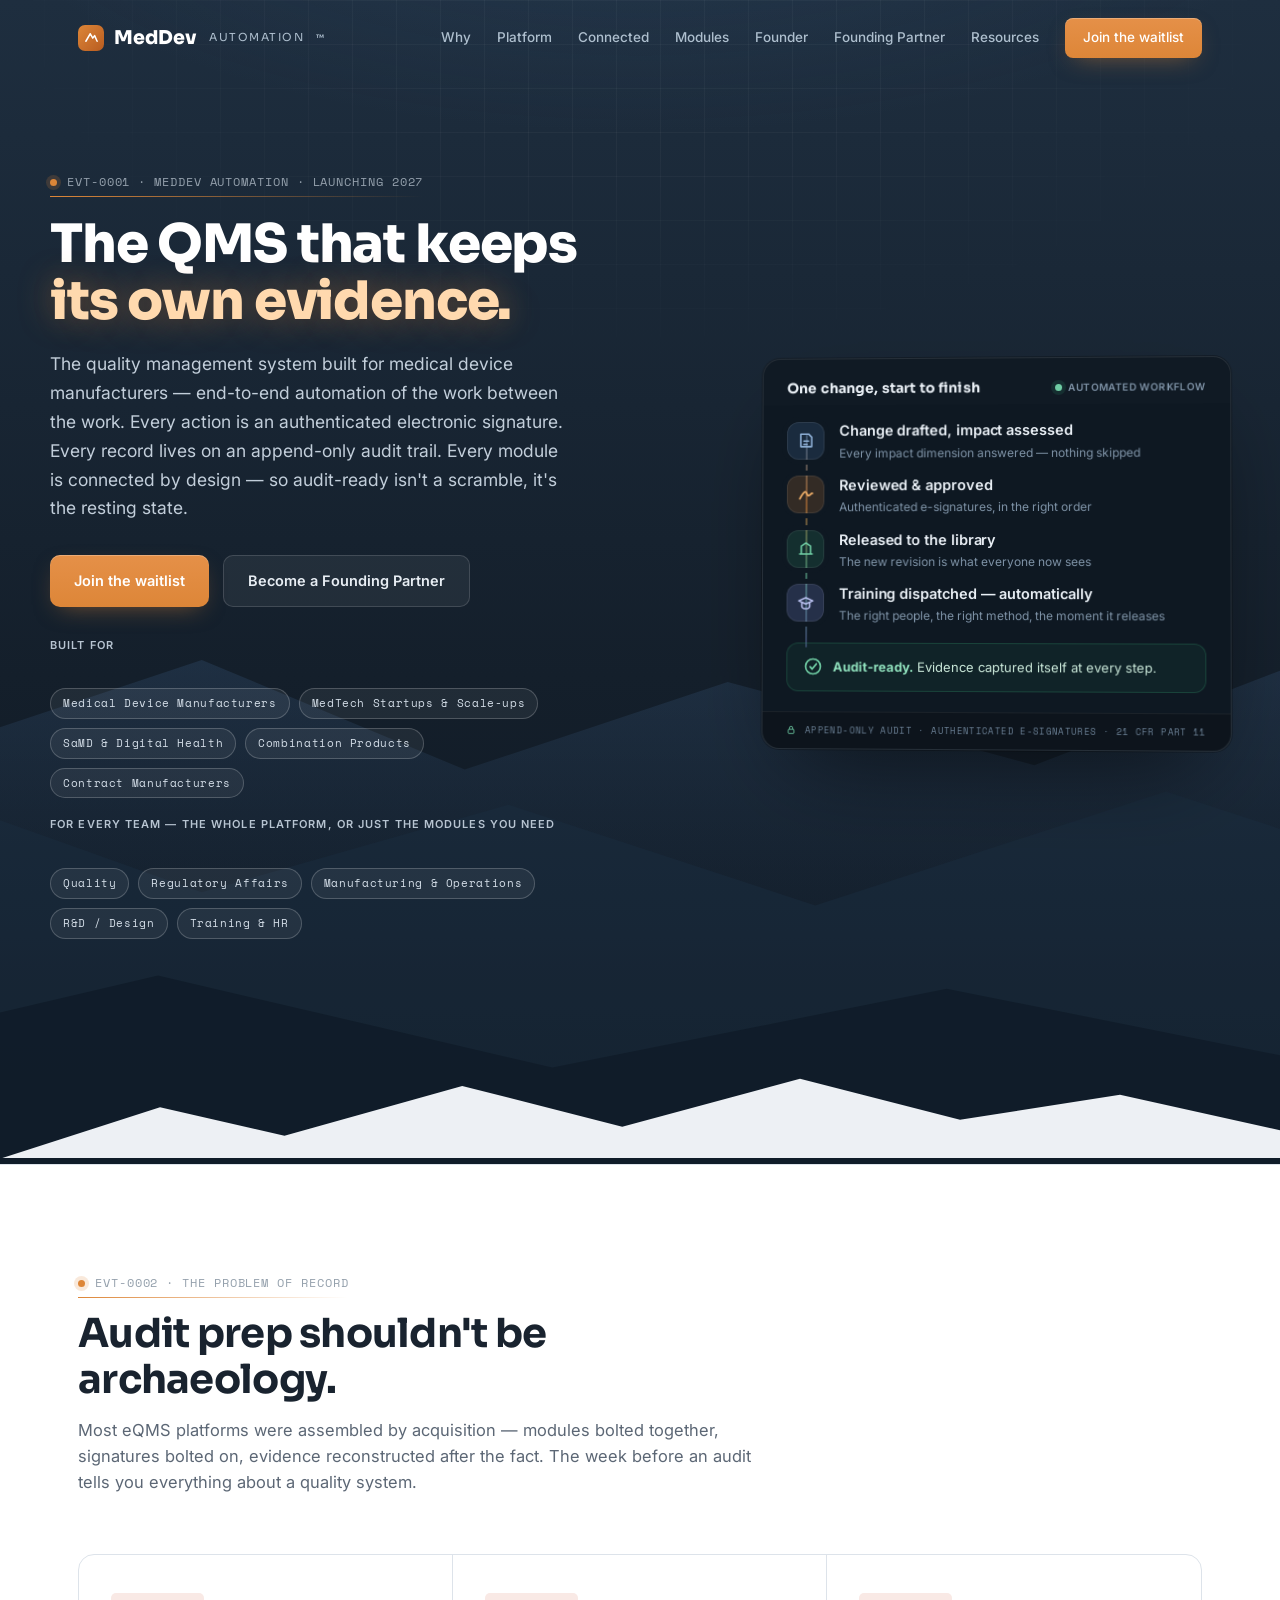
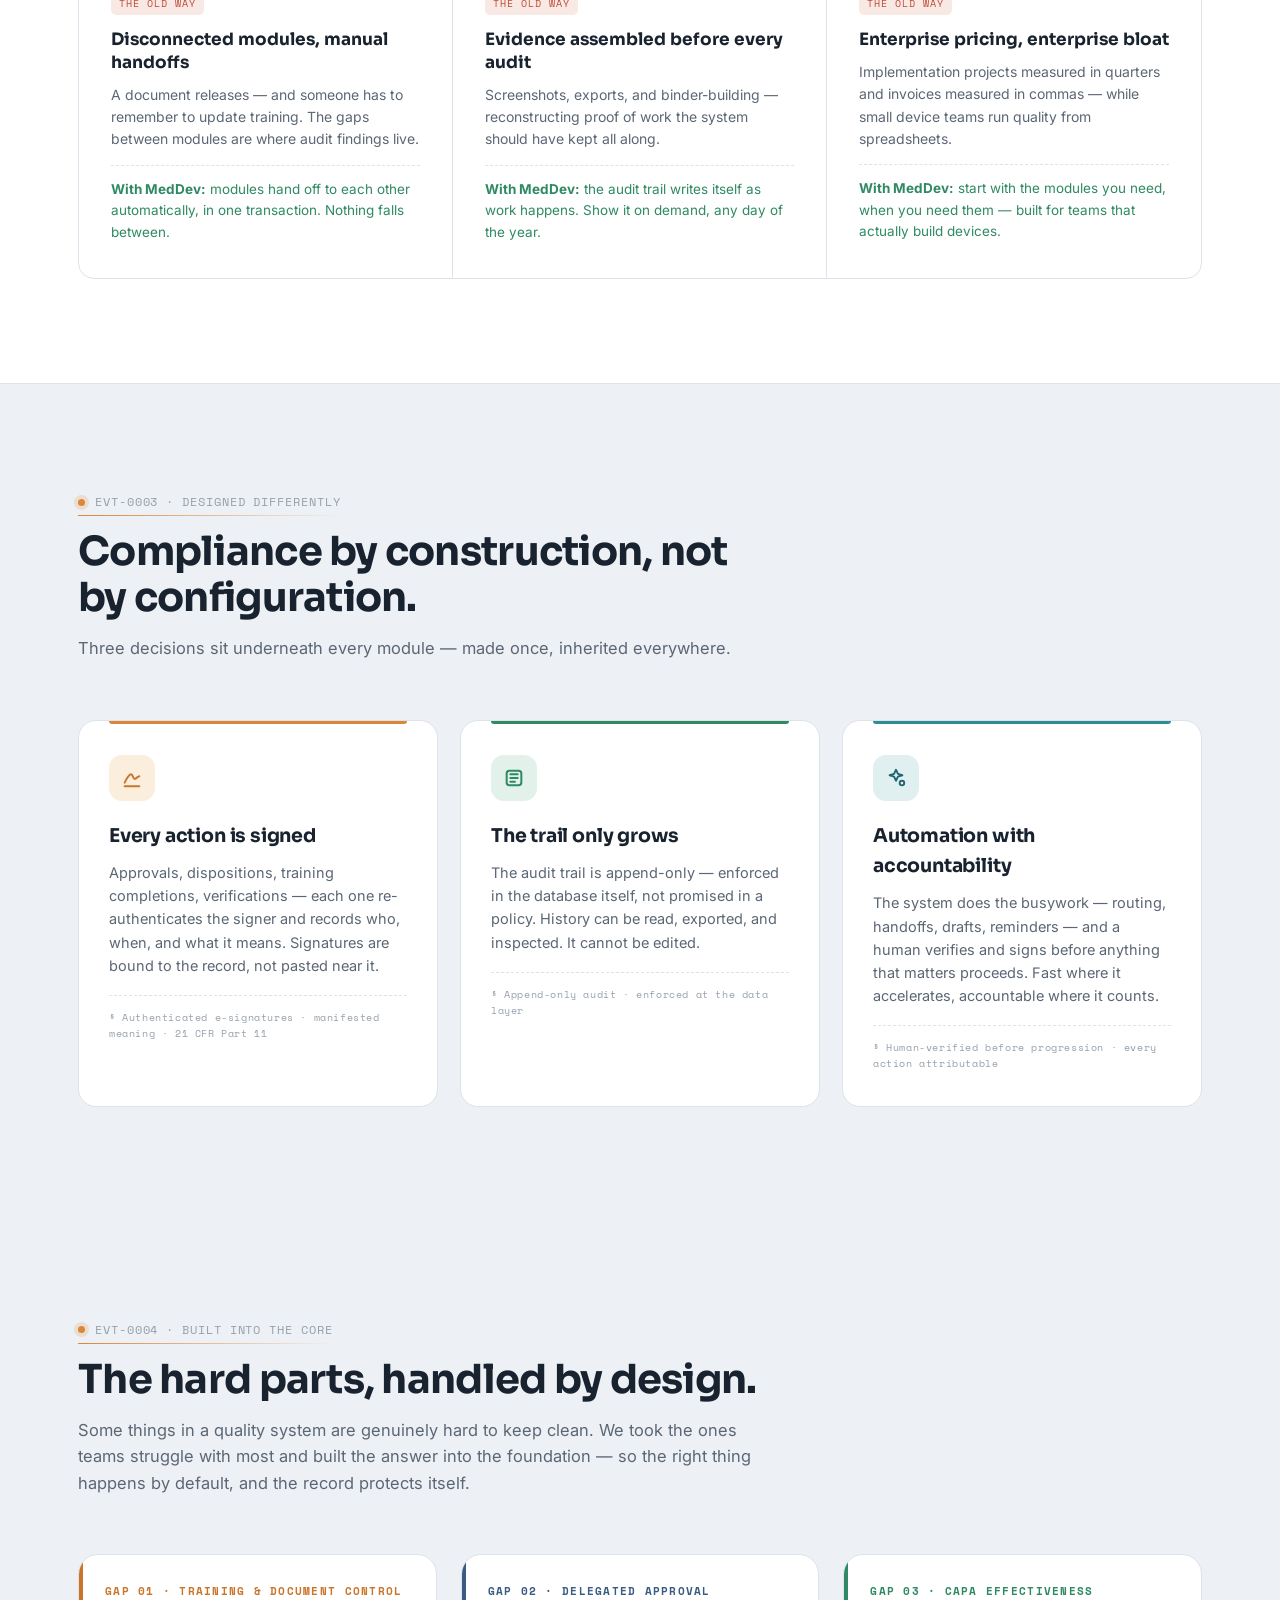
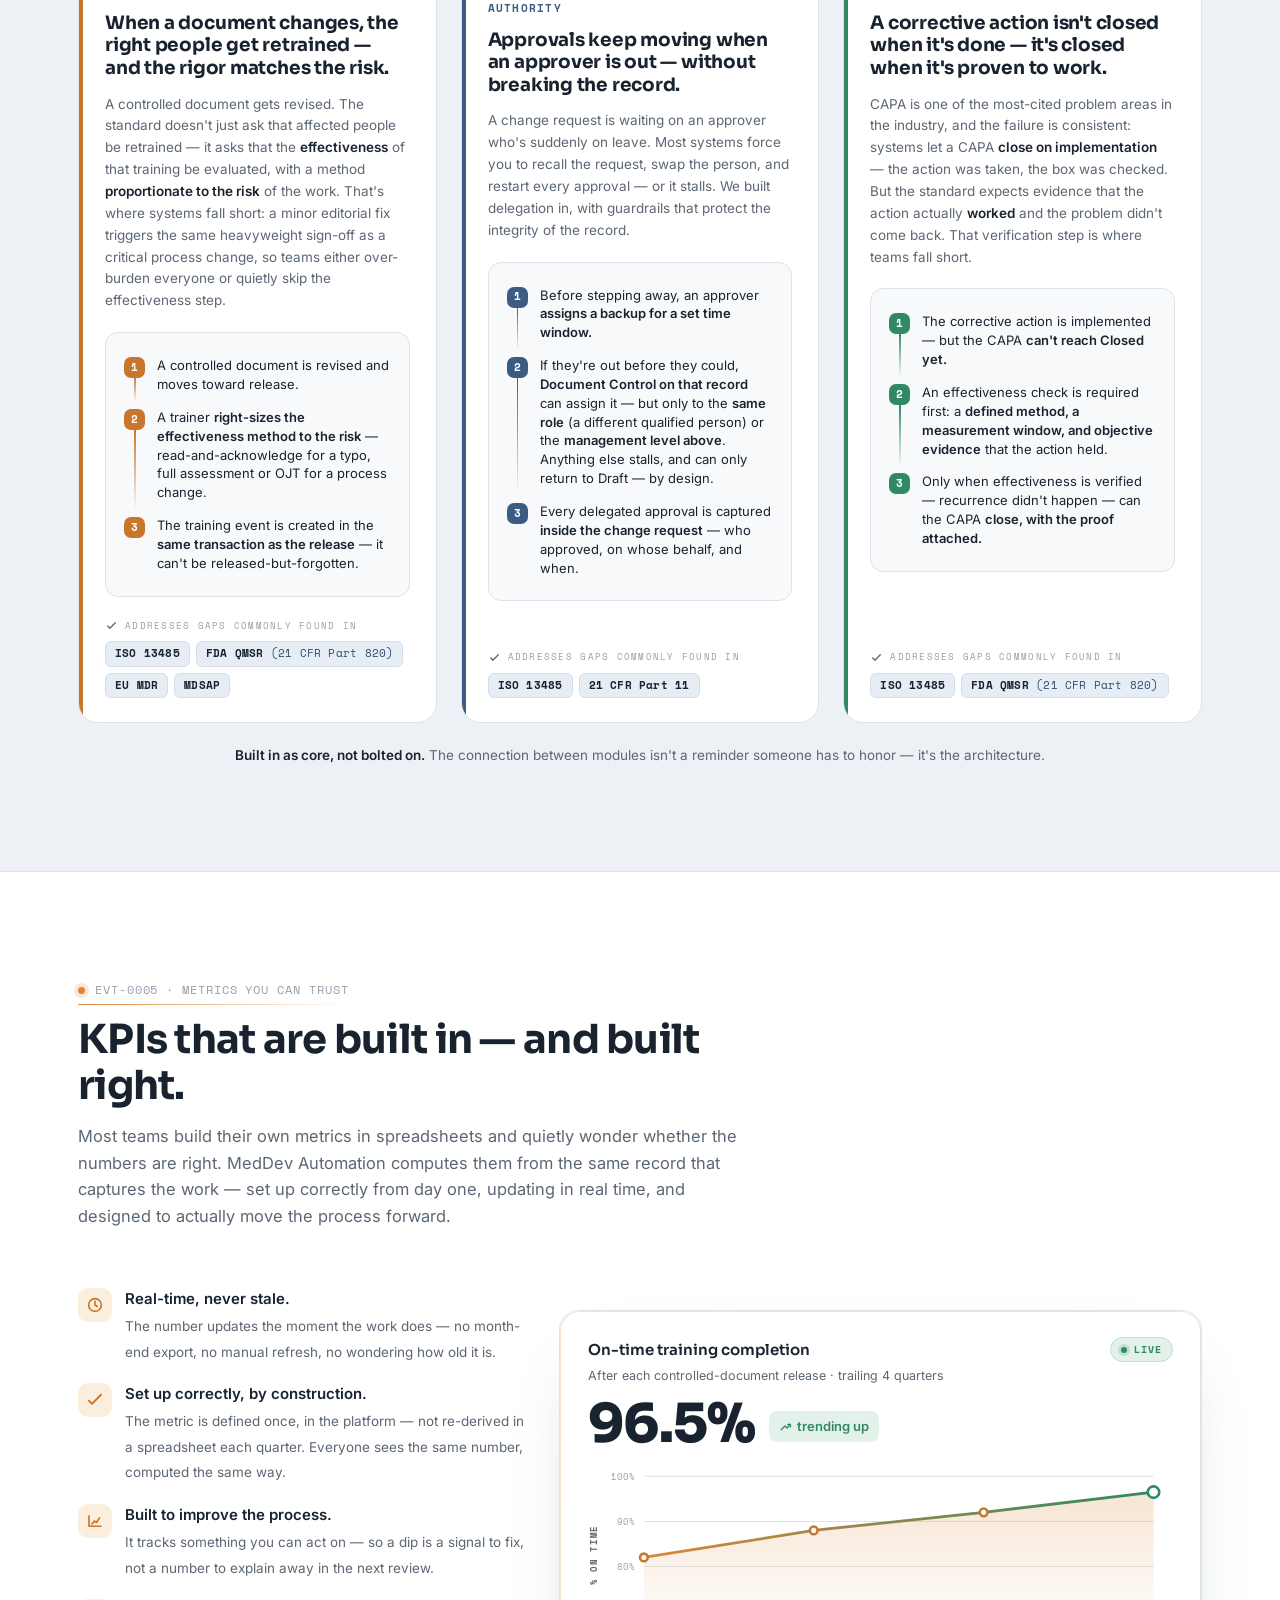
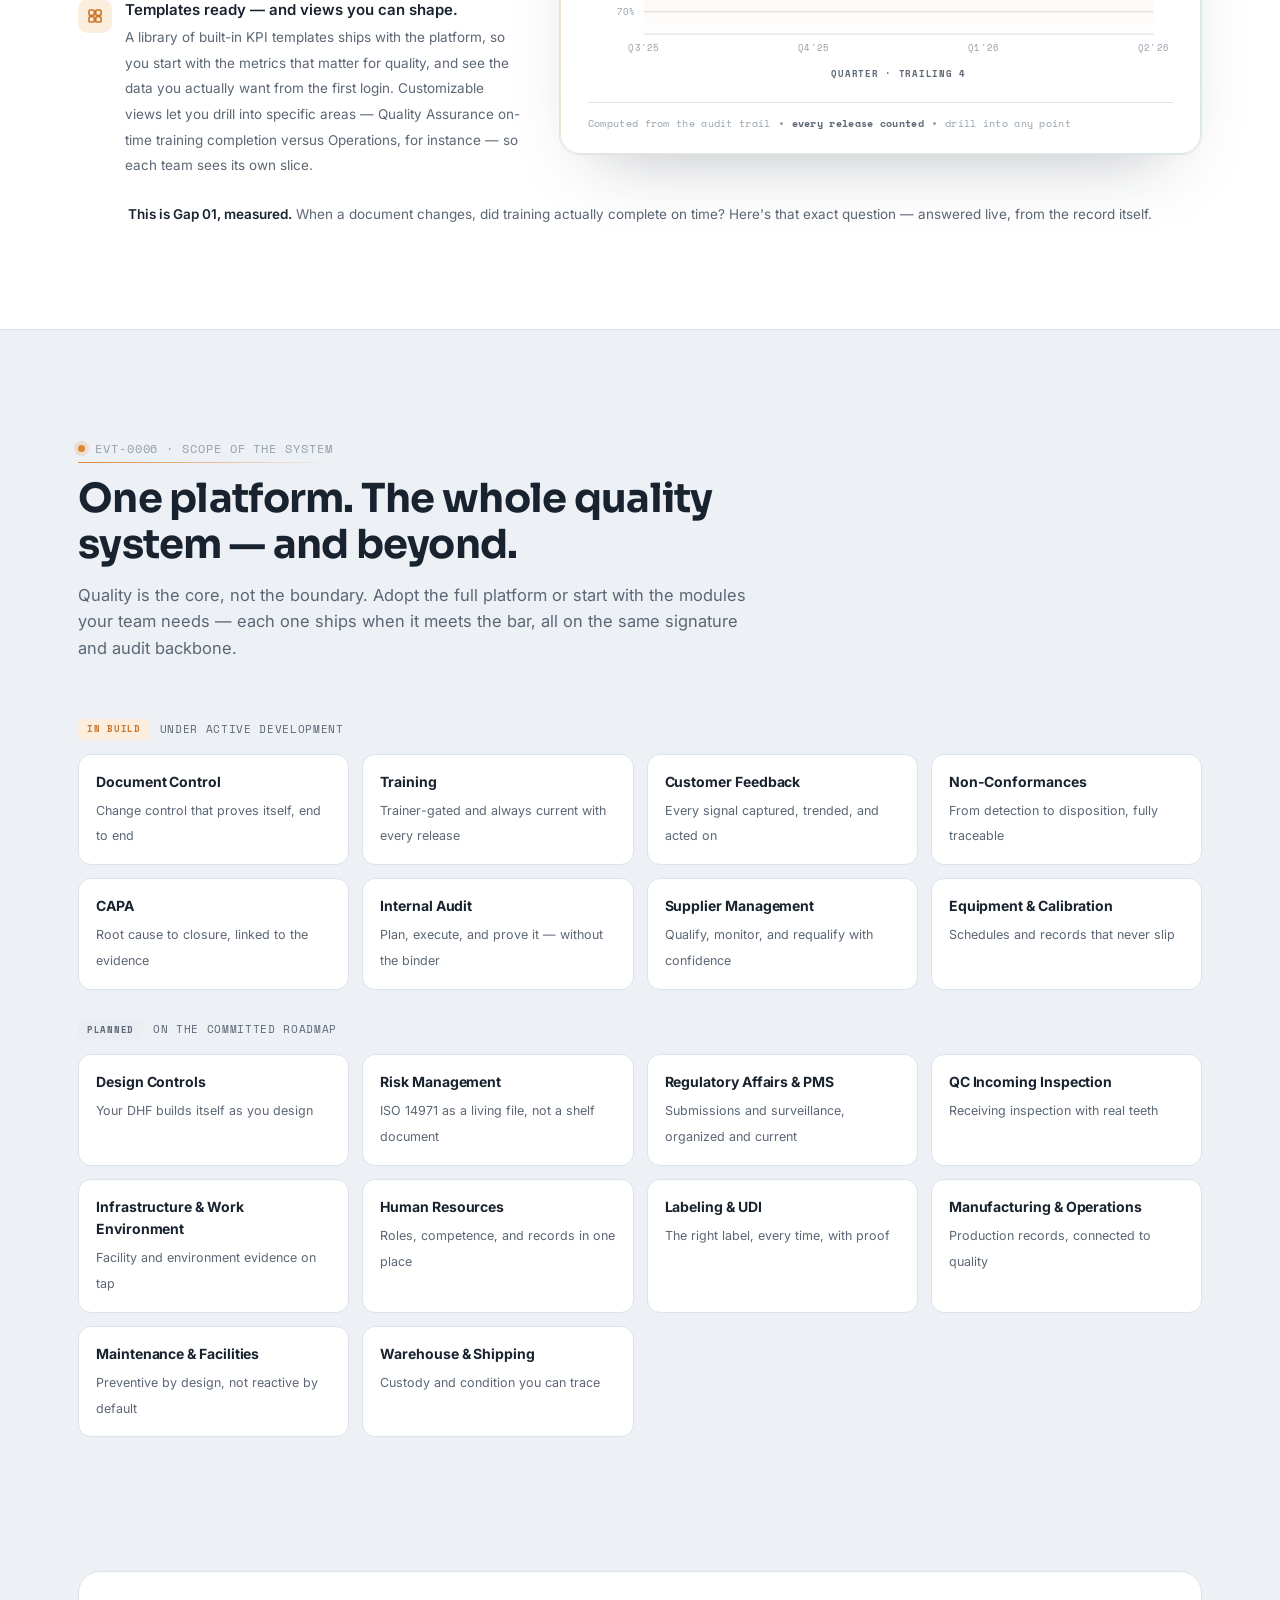
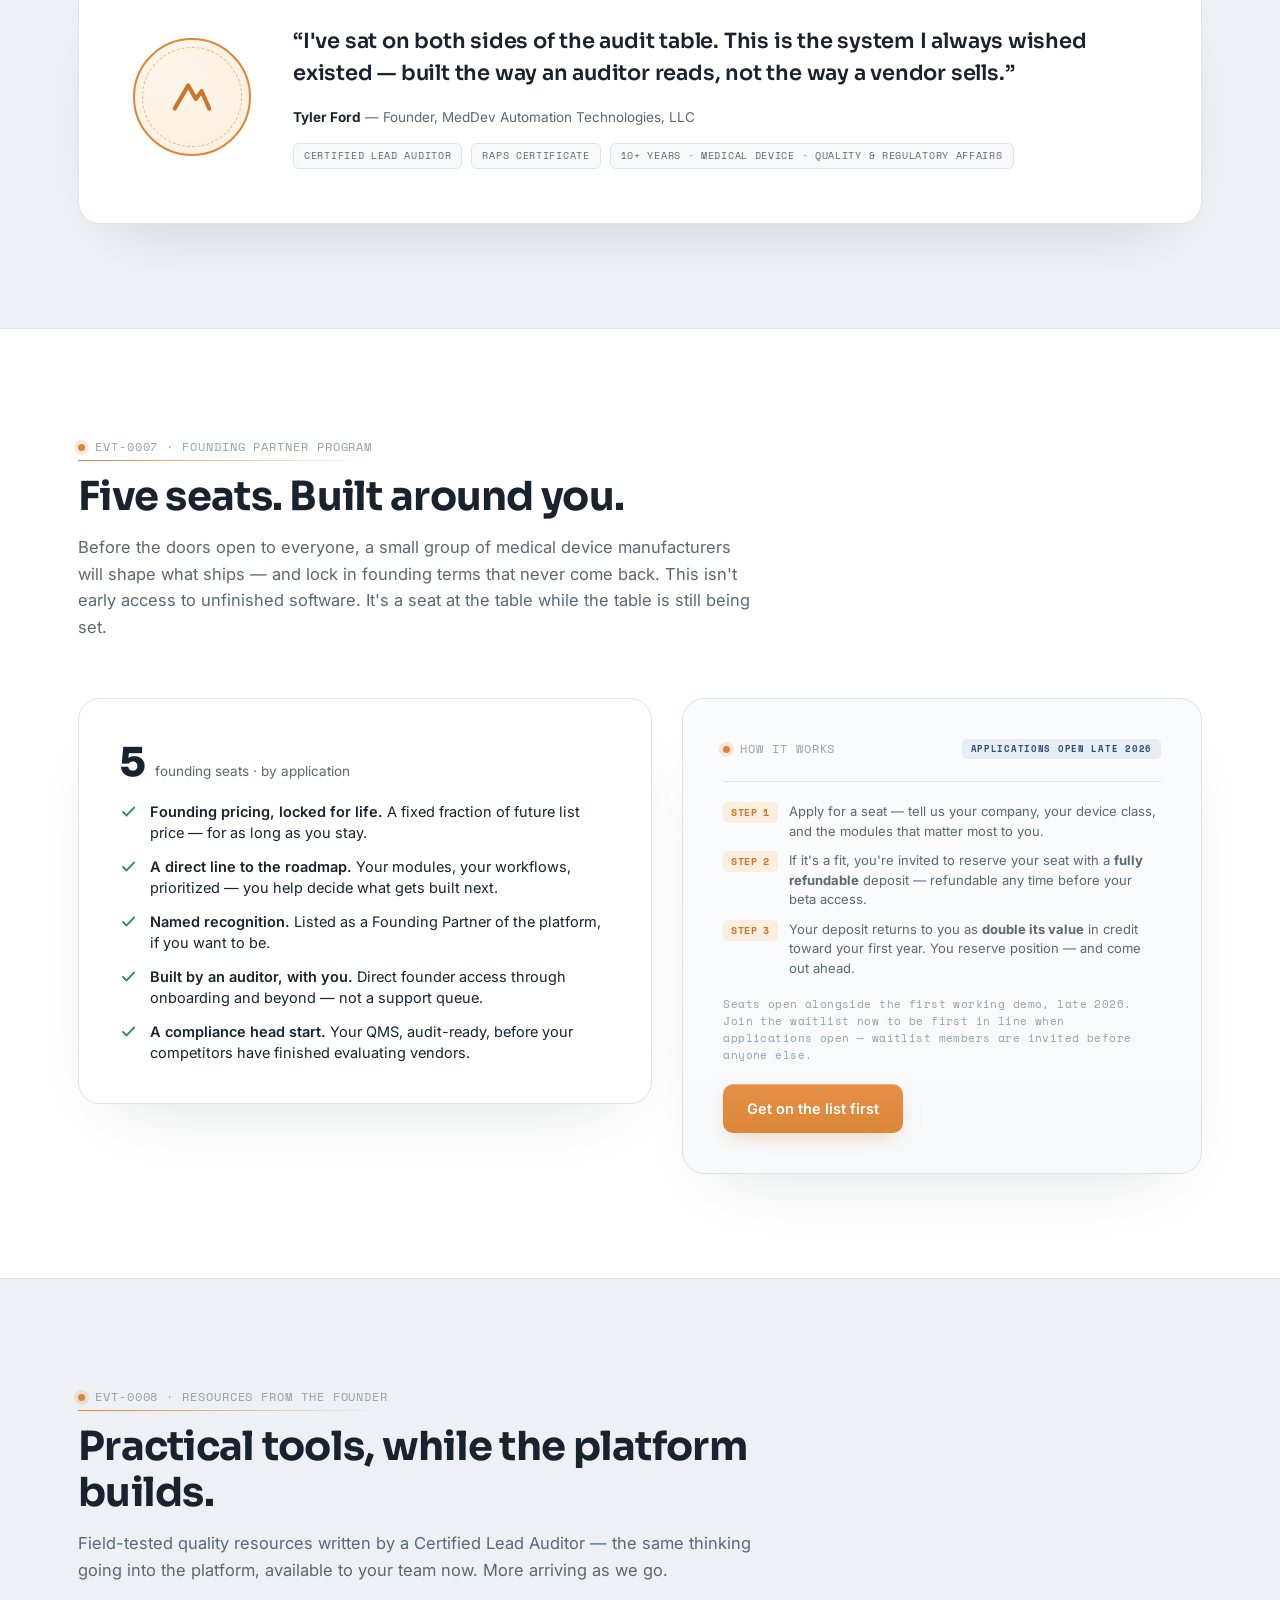
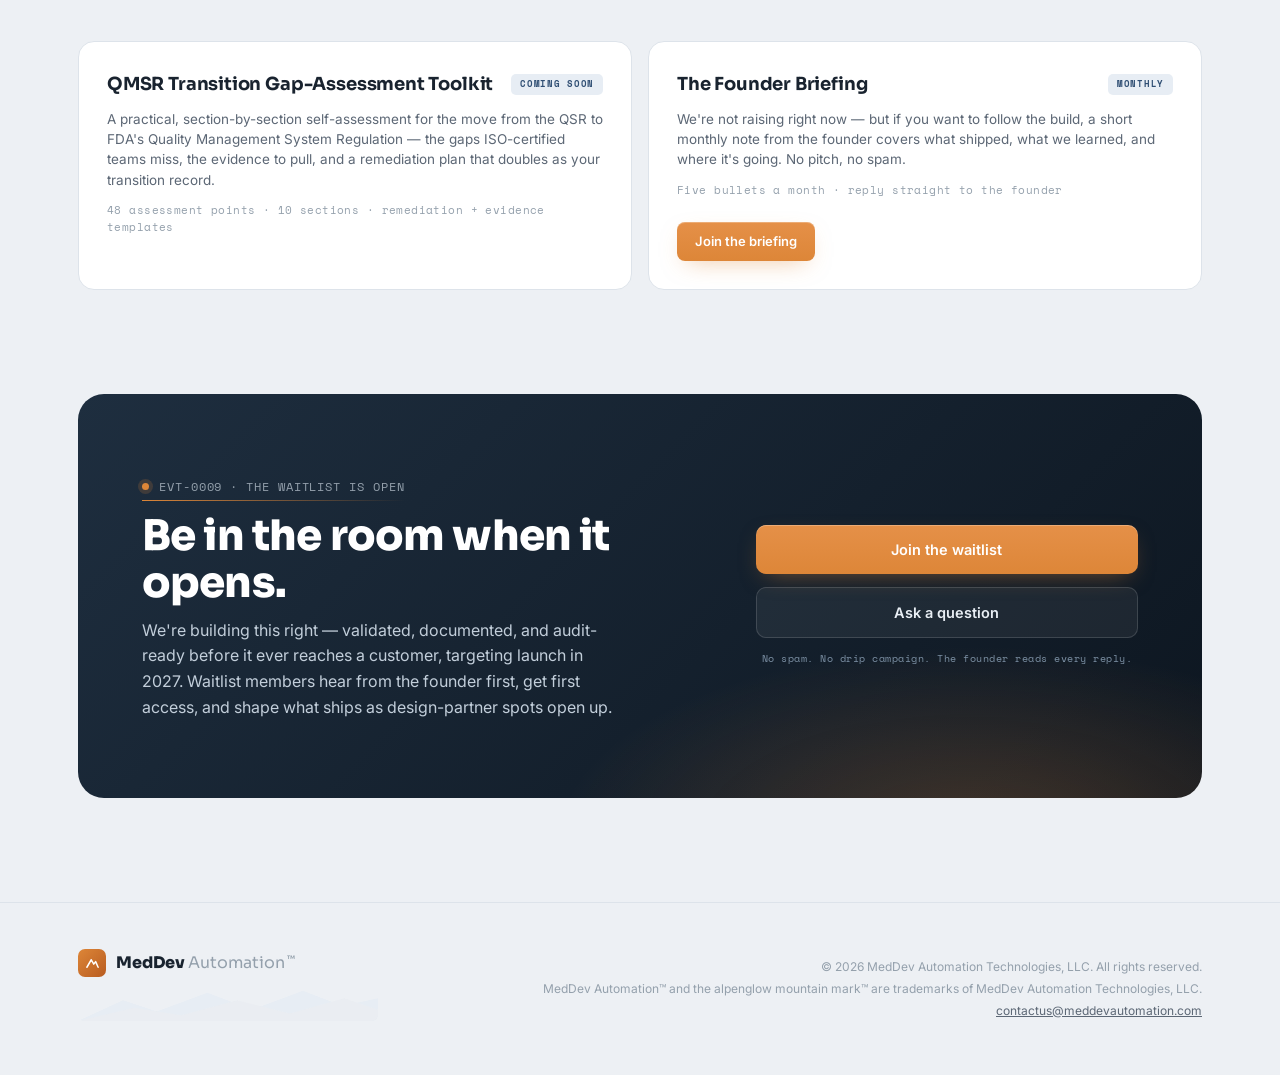
<file: index-v2.html>
<!DOCTYPE html>
<html lang="en">
<head>
<meta charset="UTF-8">
<meta name="viewport" content="width=device-width, initial-scale=1.0">
<meta name="robots" content="noindex">
<title>MedDev Automation — The QMS that keeps its own evidence</title>
<meta name="description" content="The quality management system for medical device manufacturers — every action signed, every record traceable, every module connected, end to end. Join the waitlist.">
<link rel="preconnect" href="https://fonts.googleapis.com">
<link rel="preconnect" href="https://fonts.gstatic.com" crossorigin>
<link href="https://fonts.googleapis.com/css2?family=Sora:wght@400;600;700;800&family=Inter:wght@400;500;600&family=Space+Mono:wght@400;700&display=swap" rel="stylesheet">
<style>
/* ============ Summit Dusk tokens ============ */
:root{
  --side1:#1E2E3F; --side2:#141F2B; --side3:#0D1620;
  --glow:#DD8638; --glow-hi:#C9762C; --glow-soft:#FBEEDD;
  --dusk:#3A5B82; --dusk-ink:#2F4E73; --dusk-soft:#E7EDF4;
  --pine:#2F8A63; --pine-soft:#E2F1EA;
  --teal:#2E8C97; --teal-soft:#E0F0F1;
  --col:#6E78C0; --canyon:#BE4A35;
  --bg:#EDF0F4; --surface:#FFFFFF; --surface-2:#F7F9FB;
  --ink:#19232F; --granite:#5C6775; --mist:#94A0AC;
  --hair:#DDE3EA; --hair-soft:#EAEEF2;
  --sideink:#AEBFCE;
  --display:'Sora',ui-sans-serif,system-ui,sans-serif;
  --body:'Inter',ui-sans-serif,system-ui,sans-serif;
  --mono:'Space Mono',ui-monospace,monospace;
  --maxw:1180px;
}
*{margin:0;padding:0;box-sizing:border-box}
html{scroll-behavior:smooth}
body{font-family:var(--body);color:var(--ink);background:var(--bg);line-height:1.6;-webkit-font-smoothing:antialiased}
a{color:inherit;text-decoration:none}
img{max-width:100%}
.wrap{max-width:var(--maxw);margin:0 auto;padding:0 28px}
:focus-visible{outline:2px solid var(--glow);outline-offset:3px;border-radius:4px}
::selection{background:var(--glow);color:#fff}

/* ============ audit-trail vernacular ============ */
.evt{font-family:var(--mono);font-size:11.5px;letter-spacing:.08em;text-transform:uppercase;color:var(--mist);display:inline-flex;align-items:center;gap:10px}
.evt::before{content:"";width:7px;height:7px;border-radius:50%;background:var(--glow);box-shadow:0 0 0 4px rgba(221,134,56,.18)}
.dark .evt{color:#7E92A6}

/* ============ nav ============ */
.nav{position:fixed;top:0;left:0;right:0;z-index:60;transition:background .35s ease, box-shadow .35s ease, backdrop-filter .35s ease}
.nav.scrolled{background:rgba(20,31,43,.82);backdrop-filter:blur(14px);box-shadow:0 1px 0 rgba(255,255,255,.06)}
.nav-in{max-width:var(--maxw);margin:0 auto;padding:18px 28px;display:flex;align-items:center;gap:34px}
.logo{font-family:var(--display);font-weight:800;font-size:19px;color:#fff;display:flex;align-items:center;gap:10px}
.logo-mark{width:26px;height:26px;border-radius:7px;background:linear-gradient(135deg,var(--glow),#B85C20);display:grid;place-items:center;flex:none}
.logo-mark svg{width:15px;height:15px}
.logo small{font-weight:400;font-size:11px;color:var(--sideink);letter-spacing:.14em;text-transform:uppercase;margin-left:2px}
.tm{font-size:9px;font-weight:600;color:var(--sideink);margin-left:2px;vertical-align:super}
.tm-d{color:var(--mist)}
.nav-links{display:flex;gap:26px;margin-left:auto;align-items:center}
.nav-links a{font-size:13.5px;font-weight:500;color:var(--sideink);transition:color .2s}
.nav-links a:hover{color:#fff}
.btn{display:inline-flex;align-items:center;justify-content:center;gap:9px;white-space:nowrap;font-family:var(--body);font-weight:600;font-size:14.5px;border-radius:10px;padding:13px 24px;cursor:pointer;border:0;transition:transform .15s ease, box-shadow .2s ease, background .2s ease}
.btn:active{transform:translateY(1px)}
.btn-glow{background:linear-gradient(180deg,#E59048,var(--glow));color:#fff!important;box-shadow:0 8px 24px -10px rgba(221,134,56,.55), inset 0 1px 0 rgba(255,255,255,.25)}
.btn-glow:hover{box-shadow:0 12px 30px -10px rgba(221,134,56,.7)}
.btn-ghost-d{background:rgba(255,255,255,.06);color:#E8EEF4;border:1px solid rgba(255,255,255,.14)}
.btn-ghost-d:hover{background:rgba(255,255,255,.11)}
.btn-sm{padding:9px 18px;font-size:13px;border-radius:8px}

/* ============ hero ============ */
.hero{position:relative;background:
  radial-gradient(1100px 440px at 50% -12%, rgba(58,91,130,.20), transparent 62%),
  linear-gradient(180deg,var(--side1) 0%,var(--side2) 58%,var(--side3) 100%);
  color:#fff;overflow:hidden}
.ridge{position:absolute;left:0;right:0;bottom:-2px;pointer-events:none}
.hero-grid{position:absolute;inset:0;background-image:linear-gradient(rgba(255,255,255,.035) 1px,transparent 1px),linear-gradient(90deg,rgba(255,255,255,.035) 1px,transparent 1px);background-size:44px 44px;mask-image:radial-gradient(900px 500px at 50% 0%,#000 30%,transparent 75%);pointer-events:none}
.hero-in{position:relative;display:grid;grid-template-columns:minmax(0,1.02fr) minmax(0,.98fr);gap:56px;align-items:center;padding:168px 0 120px}
.hero h1{font-family:var(--display);font-weight:800;font-size:clamp(36px,4.3vw,53px);line-height:1.08;letter-spacing:-.022em;margin:22px 0 20px}
.hero h1 .hl{position:relative;white-space:nowrap;color:#FFD9AE;text-shadow:0 0 34px rgba(221,134,56,.45)}
.hero p.lede{font-size:17.5px;line-height:1.65;color:#C2CEDA;max-width:520px}
.hero-ctas{display:flex;gap:14px;margin-top:32px;flex-wrap:wrap}
.chips{display:flex;gap:9px;flex-wrap:wrap;margin-top:34px}
.chip{font-family:var(--mono);font-size:10.5px;letter-spacing:.06em;color:#D4DEE8;border:1px solid rgba(255,255,255,.2);border-radius:999px;padding:6px 12px;background:rgba(255,255,255,.06)}
.chips-label{font-size:11px;color:#B7C4D1;margin-top:30px;letter-spacing:.1em;text-transform:uppercase;font-weight:600}

/* ============ faux app (signature element) ============ */
.app{border-radius:18px;background:#101A24;border:1px solid rgba(255,255,255,.09);box-shadow:0 40px 90px -34px rgba(0,0,0,.6), 0 0 0 1px rgba(0,0,0,.25);overflow:hidden;font-size:13px;transform:perspective(1600px) rotateY(-3deg) rotateX(1deg);transition:transform .6s ease;max-width:560px;justify-self:end}
.app:hover{transform:perspective(1600px) rotateY(-1.5deg) rotateX(.5deg)}

.app-side{background:linear-gradient(180deg,#1E2E3F,#141F2B);padding:13px 9px;border-right:1px solid rgba(255,255,255,.05)}
.s-brand{font-family:var(--display);font-weight:700;color:#fff;font-size:12px;padding:2px 8px 12px}
.s-cap{font-size:8.5px;letter-spacing:.12em;text-transform:uppercase;color:#5F7488;padding:8px 8px 4px;font-weight:700}
.s-item{color:#AEBFCE;padding:5.5px 8px;border-radius:6px;font-size:10.5px}
.s-item.on{background:rgba(221,134,56,.16);color:#F4B26A;font-weight:600}
.j-head{display:flex;align-items:center;justify-content:space-between;padding:18px 24px 6px}
.j-kicker{font-family:var(--display);font-weight:700;color:#E8EEF4;font-size:14px;letter-spacing:.01em}
.j-live{font-size:10px;color:#7E92A6;display:flex;align-items:center;gap:6px;letter-spacing:.04em;text-transform:uppercase;font-weight:600}
.j-dot{width:7px;height:7px;border-radius:50%;background:#6FCDA4;box-shadow:0 0 0 4px rgba(47,138,99,.18);animation:pulse 2.2s ease infinite}
@keyframes pulse{50%{box-shadow:0 0 0 7px rgba(47,138,99,.07)}}
.journey{position:relative;padding:14px 24px 20px;display:flex;flex-direction:column;gap:12px;background:#0E1822}
.journey::before{content:"";position:absolute;left:43px;top:30px;bottom:64px;width:2px;background:linear-gradient(180deg,rgba(143,177,216,.4),rgba(221,134,56,.5),rgba(111,205,164,.5),rgba(110,120,192,.4));border-radius:2px}
.j-row{display:flex;gap:15px;align-items:center;position:relative}
.j-ico{width:38px;height:38px;border-radius:12px;display:grid;place-items:center;flex:none;color:var(--c);background:var(--cbg);border:1px solid rgba(255,255,255,.08);box-shadow:0 0 0 5px #0E1822}
.j-ico svg{width:19px;height:19px}
.j-main{display:flex;flex-direction:column;gap:2px}
.j-main b{color:#EAF0F6;font-size:14.5px;font-weight:600;letter-spacing:-.005em}
.j-sub{color:#7E92A6;font-size:12px;line-height:1.45}
.j-seal{margin-top:6px;display:flex;gap:10px;align-items:center;background:rgba(47,138,99,.1);border:1px solid rgba(47,138,99,.3);border-radius:12px;padding:13px 16px;color:#CBE9DA;font-size:13px}
.j-seal b{color:#8FE0BC;font-weight:700}
.t-row{opacity:0;transform:translateY(7px);transition:opacity .5s ease, transform .5s ease}
.t-row.in{opacity:1;transform:none}
.cursor{display:inline-block;width:6px;height:11px;background:var(--glow);margin-left:4px;animation:blink 1s steps(1) infinite;vertical-align:-1px}
@keyframes blink{50%{opacity:0}}
.app-foot{display:flex;align-items:center;gap:9px;padding:11px 24px;border-top:1px solid rgba(255,255,255,.06);background:rgba(0,0,0,.22)}
.app-foot .k{font-family:var(--mono);font-size:9px;color:#6B8095;letter-spacing:.04em}
.lock{width:10px;height:10px}

/* ============ sections ============ */
section{padding:104px 0}
.sec-head{max-width:680px;margin-bottom:58px}
.sec-head h2{font-family:var(--display);font-weight:700;font-size:clamp(28px,3.4vw,40px);letter-spacing:-.018em;line-height:1.15;margin:16px 0 14px}
.sec-head p{color:var(--granite);font-size:16.5px}
.dark{background:linear-gradient(165deg,#27405A,#1B2A3A);color:#fff}
.dark .sec-head p{color:#C7D4E1}

/* problem strip */
.problem{background:var(--surface);border-top:1px solid var(--hair);border-bottom:1px solid var(--hair)}
.prob-grid{display:grid;grid-template-columns:repeat(3,1fr);gap:0;border:1px solid var(--hair);border-radius:16px;overflow:hidden;background:var(--surface)}
.prob{padding:34px 32px;border-right:1px solid var(--hair)}
.prob:last-child{border-right:0}
.prob .q{font-family:var(--display);font-weight:700;font-size:17px;margin-bottom:9px;line-height:1.35}
.prob p{font-size:14px;color:var(--granite)}
.prob .sol{margin-top:14px;padding-top:13px;border-top:1px dashed var(--hair);font-size:13.5px;color:var(--pine)}
.prob .sol b{color:var(--pine);font-weight:700}
.prob .tag{font-family:var(--mono);font-size:10px;letter-spacing:.1em;color:var(--canyon);background:#F9E9E5;border-radius:5px;padding:3px 8px;display:inline-block;margin-bottom:14px}

/* pillars */
.pillars{display:grid;grid-template-columns:repeat(3,1fr);gap:22px}
.pillar{background:var(--surface);border:1px solid var(--hair);border-radius:18px;padding:34px 30px;position:relative;overflow:hidden;transition:transform .25s ease, box-shadow .25s ease}
.pillar:hover{transform:translateY(-4px);box-shadow:0 24px 50px -24px rgba(20,30,42,.25)}
.pillar::before{content:"";position:absolute;top:0;left:30px;right:30px;height:3px;border-radius:0 0 6px 6px;background:var(--accent,var(--glow))}
.p-ico{width:46px;height:46px;border-radius:13px;display:grid;place-items:center;background:var(--accent-soft,var(--glow-soft));margin-bottom:20px}
.p-ico svg{width:22px;height:22px}
.pillar h3{font-family:var(--display);font-weight:700;font-size:19px;margin-bottom:10px;letter-spacing:-.01em}
.pillar p{font-size:14.5px;color:var(--granite)}
.pillar .clause{font-family:var(--mono);font-size:10px;color:var(--mist);letter-spacing:.06em;display:block;margin-top:18px;padding-top:14px;border-top:1px dashed var(--hair)}

/* flow (handoff) */
.flow-board{background:rgba(255,255,255,.035);border:1px solid rgba(255,255,255,.1);border-radius:20px;padding:46px 42px;display:grid;grid-template-columns:1fr auto 1fr auto 1fr;gap:26px;align-items:start}
.fnode{text-align:center;display:flex;flex-direction:column;align-items:center;gap:12px}
.f-ico{width:52px;height:52px;border-radius:16px;display:grid;place-items:center;color:var(--c);background:var(--cbg);border:1px solid rgba(255,255,255,.1)}
.f-ico svg{width:25px;height:25px}
.f-ttl{font-family:var(--display);font-weight:700;color:#fff;font-size:16.5px;letter-spacing:-.01em}
.fnode p{font-size:13px;color:#AEBFCE;line-height:1.55;max-width:240px}
.flow-arrow{display:flex;flex-direction:column;align-items:center;gap:8px;color:#7E92A6;padding-top:18px}
.flow-arrow .pipe{font-family:var(--mono);font-size:9px;letter-spacing:.1em;color:#6FCDA4;background:rgba(47,138,99,.12);border:1px solid rgba(47,138,99,.3);border-radius:6px;padding:5px 11px;white-space:nowrap}
.flow-arrow svg{width:42px;height:16px}
.flow-note{margin-top:26px;font-size:13.5px;color:#AEBFCE;max-width:640px}
.flow-note b{color:#fff;font-weight:600}

/* modules */
.mod-group{margin-bottom:30px}
.mg-label{font-family:var(--mono);font-size:11px;letter-spacing:.06em;color:var(--granite);display:flex;align-items:center;gap:10px;margin-bottom:14px;text-transform:uppercase}
.mod-grid{display:grid;grid-template-columns:repeat(4,1fr);gap:13px}
.mod-card{background:var(--surface);border:1px solid var(--hair);border-radius:13px;padding:16px 17px;transition:border-color .2s, transform .2s, box-shadow .2s}
.mod-card:hover{border-color:var(--glow);transform:translateY(-2px);box-shadow:0 14px 30px -18px rgba(20,30,42,.25)}
.mod-card b{display:block;font-size:14px;letter-spacing:-.005em;margin-bottom:4px}
.mod-card span{font-size:12.5px;color:var(--granite);line-height:1.45}



.st{font-family:var(--mono);font-size:9px;letter-spacing:.08em;border-radius:5px;padding:3px 9px;font-weight:700}
.st.build{background:var(--glow-soft);color:var(--glow-hi)}
.st.next{background:var(--dusk-soft);color:var(--dusk-ink)}
.st.plan{background:var(--hair-soft);color:var(--granite)}


/* founder */
.founder{background:var(--surface);border:1px solid var(--hair);border-radius:22px;padding:54px;display:grid;grid-template-columns:auto 1fr;gap:42px;align-items:center;box-shadow:0 30px 70px -40px rgba(20,30,42,.2)}
.f-seal{width:118px;height:118px;border-radius:50%;border:2px solid var(--glow);display:grid;place-items:center;position:relative;flex:none;background:radial-gradient(circle at 35% 30%, #FFF6EA, var(--glow-soft))}
.f-seal::after{content:"";position:absolute;inset:7px;border:1px dashed var(--glow);border-radius:50%;opacity:.55}
.f-seal svg{width:46px;height:46px}
.founder blockquote{font-family:var(--display);font-size:21px;font-weight:600;line-height:1.5;letter-spacing:-.01em}
.founder .attrib{margin-top:18px;font-size:13.5px;color:var(--granite)}
.founder .attrib b{color:var(--ink)}
.cred-row{display:flex;gap:9px;margin-top:14px;flex-wrap:wrap}
.cred{font-family:var(--mono);font-size:10px;letter-spacing:.07em;background:var(--surface-2);border:1px solid var(--hair);border-radius:6px;padding:4px 10px;color:var(--granite)}

/* CTA band */
.cta-band{position:relative;overflow:hidden;border-radius:26px;background:
  radial-gradient(700px 320px at 80% 110%, rgba(221,134,56,.25), transparent 60%),
  linear-gradient(135deg,var(--side1),var(--side3));color:#fff;padding:78px 64px;text-align:left;display:grid;grid-template-columns:1.2fr .8fr;gap:40px;align-items:center}
.cta-band h2{font-family:var(--display);font-weight:800;font-size:clamp(28px,3.6vw,42px);letter-spacing:-.02em;line-height:1.12;margin:14px 0 12px}
.cta-band p{color:#C2CEDA;font-size:16px;max-width:480px}
.cta-actions{display:flex;flex-direction:column;gap:13px;align-items:stretch}
.cta-actions .hint{font-family:var(--mono);font-size:10px;color:#7E92A6;text-align:center;letter-spacing:.05em}


/* founding partner */
.fp{background:var(--surface);border-top:1px solid var(--hair);border-bottom:1px solid var(--hair)}
.fp-grid{display:grid;grid-template-columns:1.05fr .95fr;gap:30px;align-items:start}
.fp-card{background:var(--surface);border:1px solid var(--hair);border-radius:22px;padding:40px;box-shadow:0 30px 70px -42px rgba(20,30,42,.2)}
.fp-card.alt{background:linear-gradient(180deg,#FBFCFE,var(--surface-2));border-color:var(--hair)}
.fp-seats{display:flex;align-items:baseline;gap:10px;margin:4px 0 18px}
.fp-seats b{font-family:var(--display);font-weight:800;font-size:40px;letter-spacing:-.02em;color:var(--ink);line-height:1}
.fp-seats span{font-size:13.5px;color:var(--granite)}
.fp-list{list-style:none;margin:18px 0 0;display:flex;flex-direction:column;gap:13px}
.fp-list li{display:flex;gap:12px;font-size:14.5px;color:var(--ink);line-height:1.45}
.fp-list li svg{flex:none;width:19px;height:19px;margin-top:1px}
.fp-list li b{font-weight:600}
.fp-terms{margin-top:22px;padding-top:20px;border-top:1px solid var(--hair);display:flex;flex-direction:column;gap:10px}
.fp-term{display:flex;gap:11px;font-size:13px;color:var(--granite);line-height:1.5}
.fp-term .tk{font-family:var(--mono);font-size:10px;letter-spacing:.04em;color:var(--glow-hi);background:var(--glow-soft);border-radius:5px;padding:3px 8px;height:fit-content;white-space:nowrap;font-weight:700}
.badge-soon{font-family:var(--mono);font-size:9px;font-weight:700;letter-spacing:.08em;background:var(--dusk-soft);color:var(--dusk-ink);border-radius:5px;padding:3px 9px;text-transform:uppercase}
.fp-note{font-family:var(--mono);font-size:10.5px;color:var(--mist);letter-spacing:.04em;margin-top:18px}
/* resources */
.res-grid{display:grid;grid-template-columns:repeat(2,1fr);gap:16px}
.res-card{background:var(--surface);border:1px solid var(--hair);border-radius:16px;padding:28px;display:flex;flex-direction:column;gap:10px;transition:border-color .2s,transform .2s,box-shadow .2s}
.res-card:hover{border-color:var(--glow);transform:translateY(-2px);box-shadow:0 16px 34px -20px rgba(20,30,42,.25)}
.res-top{display:flex;align-items:center;justify-content:space-between;gap:12px}
.res-card h3{font-family:var(--display);font-weight:700;font-size:18px;letter-spacing:-.01em}
.res-card p{font-size:13.5px;color:var(--granite);line-height:1.5}
.res-meta{font-family:var(--mono);font-size:10.5px;color:var(--mist);letter-spacing:.04em;margin-top:2px}
/* updates strip */
.upd{background:var(--surface-2);border:1px solid var(--hair);border-radius:20px;padding:40px 44px;display:grid;grid-template-columns:1fr auto;gap:30px;align-items:center}
.upd h2{font-family:var(--display);font-weight:700;font-size:clamp(22px,2.6vw,30px);letter-spacing:-.015em;margin-bottom:10px}
.upd p{color:var(--granite);font-size:15px;max-width:560px}
.upd .pill{font-family:var(--mono);font-size:10.5px;color:var(--pine);background:var(--pine-soft);border-radius:999px;padding:5px 12px;letter-spacing:.04em;font-weight:700;display:inline-block;margin-bottom:14px}
@media(max-width:820px){.fp-grid{grid-template-columns:1fr}.res-grid{grid-template-columns:1fr}.upd{grid-template-columns:1fr;padding:34px 28px}.fp-card{padding:32px}}

/* footer */
footer{padding:46px 0 54px;border-top:1px solid var(--hair)}
.foot-in{display:flex;align-items:flex-end;gap:26px;flex-wrap:wrap;justify-content:space-between}
.fbrand{display:flex;flex-direction:column;gap:10px}
.fbrand-row{display:flex;align-items:center;gap:10px}
.fbrand .logo-mark{width:28px;height:28px}
.fridge{width:300px;height:34px;border-radius:6px}
.flogo{font-family:var(--display);font-weight:800;font-size:16px;color:var(--ink)}
.fnote{font-size:12px;color:var(--mist);text-align:right;line-height:1.8}
.foot-in .fnote .mono{font-family:var(--mono);font-size:10px;letter-spacing:.05em}

/* reveal on scroll */
.rv{opacity:0;transform:translateY(16px);transition:opacity .7s ease, transform .7s ease}
.rv.in{opacity:1;transform:none}

@media (prefers-reduced-motion: reduce){
  *,*::before,*::after{animation:none !important;transition:none !important}
  html{scroll-behavior:auto}
  .rv,.t-row{opacity:1;transform:none}
}

/* ============ responsive ============ */
@media (max-width:1020px){
  .hero-in{grid-template-columns:1fr;padding:140px 0 90px;gap:48px}
  .app{transform:none;max-width:560px;justify-self:start}
  .prob-grid{grid-template-columns:1fr}
  .mod-grid{grid-template-columns:repeat(2,1fr)}
  .flow-board{grid-template-columns:1fr;gap:18px}
  .prob{border-right:0;border-bottom:1px solid var(--hair)}
  .prob:last-child{border-bottom:0}
  .pillars{grid-template-columns:1fr}
  .flow-arrow{flex-direction:row;padding-top:0;justify-content:center}
  .flow-arrow svg{transform:rotate(90deg);width:24px}
  .fnode p{max-width:420px}
  .founder{grid-template-columns:1fr;padding:40px 30px;gap:28px;text-align:left}
  .cta-band{grid-template-columns:1fr;padding:54px 34px}
  .nav-links a:not(.btn){display:none}
}
@media (max-width:640px){
  section{padding:72px 0}
  .mod-grid{grid-template-columns:1fr}
  .foot-in{align-items:flex-start;flex-direction:column}
  .fnote{text-align:left}
  .wrap{padding:0 20px}
  .hero-in{padding:118px 20px 64px}
  .nav-in{padding:14px 20px;gap:16px}
  .nav .btn{padding:9px 14px;font-size:12.5px;margin-left:auto}
  .logo small{display:none}
  .founder blockquote{font-size:17.5px}
}

/* ============================================================
   v2 — 2026 motion & depth layer (additive, on-brand)
   ============================================================ */
/* cursor-reactive aurora removed — faint mountain ranges instead */
.hero-mtns{position:absolute;left:0;right:0;bottom:0;height:64%;z-index:1;pointer-events:none}
.hero-mtns svg{width:100%;height:100%;display:block}
.mtn-back{fill:url(#mtnBack)}
.mtn-mid{fill:#1B2C3E;opacity:.55}
.mtn-front{fill:#101C28;opacity:.85}
.hero-in,.hero .ridge{position:relative;z-index:2}
.hero .ridge{z-index:3}
.hero-grid{z-index:1}

/* springy, staggered reveals (upgrades .rv) */
.rv{opacity:0;transform:translateY(26px);transition:opacity .7s ease, transform .7s cubic-bezier(.16,1,.3,1)}
.rv.in{opacity:1;transform:none}
.stagger > *{opacity:0;transform:translateY(20px);transition:opacity .6s ease, transform .6s cubic-bezier(.16,1,.3,1)}
.stagger.in > *{opacity:1;transform:none}
.stagger.in > *:nth-child(1){transition-delay:.02s}
.stagger.in > *:nth-child(2){transition-delay:.09s}
.stagger.in > *:nth-child(3){transition-delay:.16s}
.stagger.in > *:nth-child(4){transition-delay:.23s}
.stagger.in > *:nth-child(5){transition-delay:.30s}
.stagger.in > *:nth-child(6){transition-delay:.37s}

/* EVT chips read like a live log — subtle type-in underline */
.evt{position:relative}
.evt.tick::after{content:"";position:absolute;left:0;bottom:-5px;height:1px;width:0;background:linear-gradient(90deg,var(--glow),transparent);transition:width .9s ease .2s}
.evt.tick.in::after{width:100%}

/* magnetic / shimmer primary button */
.btn-glow{position:relative;overflow:hidden}
.btn-glow::after{content:"";position:absolute;top:0;left:-130%;width:60%;height:100%;background:linear-gradient(100deg,transparent,rgba(255,255,255,.45),transparent);transform:skewX(-18deg);transition:left .7s ease}
.btn-glow:hover::after{left:140%}

/* signature stamp on the hero audit card */
.j-seal{position:relative}
.j-seal svg circle, .j-seal svg path{stroke-dasharray:64;stroke-dashoffset:64;transition:stroke-dashoffset .8s ease}
.j-seal.sealed svg circle{stroke-dashoffset:0}
.j-seal.sealed svg path{stroke-dashoffset:0;transition-delay:.5s}
.j-seal.sealed{animation:sealpop .6s cubic-bezier(.2,1.3,.4,1) .3s both}
@keyframes sealpop{0%{transform:scale(.98)}40%{transform:scale(1.02)}100%{transform:scale(1)}}

/* module cards: depth, gradient hairline on hover, status reveal */
.mod-card{position:relative;transition:transform .3s cubic-bezier(.16,1,.3,1), box-shadow .3s ease, border-color .3s ease}
.mod-card::before{content:"";position:absolute;inset:0;border-radius:inherit;padding:1px;background:linear-gradient(135deg,rgba(221,134,56,.5),rgba(58,91,130,.4));-webkit-mask:linear-gradient(#000 0 0) content-box,linear-gradient(#000 0 0);-webkit-mask-composite:xor;mask-composite:exclude;opacity:0;transition:opacity .3s ease;pointer-events:none}
.mod-card:hover{transform:translateY(-4px);box-shadow:0 24px 44px -28px rgba(20,30,42,.34)}
.mod-card:hover::before{opacity:1}

/* faux-app: subtle float + glow breathing */
.app{animation:floaty 7s ease-in-out infinite}
@keyframes floaty{50%{transform:perspective(1600px) rotateY(-2.4deg) rotateX(.6deg) translateY(-8px)}}

/* count-up numerals use tabular figures */
.statnum{font-variant-numeric:tabular-nums}

/* scroll progress + section cue rail */
.scrollbar{position:fixed;top:0;left:0;height:3px;width:0;z-index:70;background:linear-gradient(90deg,#E59048,var(--glow),#3A5B82);box-shadow:0 0 12px rgba(221,134,56,.5);transition:width .1s linear}

@media (prefers-reduced-motion: reduce){
  .aurora b,.app{animation:none!important}
  .rv,.stagger > *{transition:none}
}

/* ============ gaps section (compliance-cited) ============ */
.gaps{display:grid;grid-template-columns:1fr 1fr;gap:24px}
.gap{position:relative;background:var(--surface);border:1px solid var(--hair);border-radius:20px;padding:32px 32px 26px;display:flex;flex-direction:column;overflow:hidden;transition:transform .3s cubic-bezier(.16,1,.3,1),box-shadow .3s ease}
.gap:hover{transform:translateY(-4px);box-shadow:0 30px 60px -38px rgba(20,30,42,.34)}
.gap::before{content:"";position:absolute;left:0;top:0;bottom:0;width:4px;background:var(--ga,var(--glow))}
.gap .g-k{font-family:var(--mono);font-size:10.5px;letter-spacing:.12em;text-transform:uppercase;color:var(--ga,var(--glow-hi));font-weight:700;margin-bottom:12px}
.gap h3{font-family:var(--display);font-weight:700;font-size:21px;line-height:1.22;letter-spacing:-.012em;margin-bottom:14px}
.gap .g-body{font-size:14.5px;color:var(--granite);line-height:1.62}
.gap .g-body b{color:var(--ink);font-weight:600}
/* mechanic step strip */
.g-steps{display:flex;flex-direction:column;gap:0;margin:20px 0 4px;padding:16px 18px;background:var(--surface-2);border:1px solid var(--hair);border-radius:13px}
.g-step{display:flex;gap:12px;align-items:flex-start;padding:7px 0;position:relative}
.g-step .gs-n{flex:none;width:21px;height:21px;border-radius:7px;background:var(--ga,var(--glow));color:#fff;font-family:var(--mono);font-size:11px;font-weight:700;display:grid;place-items:center;margin-top:1px}
.g-step .gs-t{font-size:13px;color:var(--ink);line-height:1.45}
.g-step .gs-t b{font-weight:600}
.g-step:not(:last-child)::after{content:"";position:absolute;left:10px;top:28px;bottom:-1px;width:1.5px;background:linear-gradient(180deg,var(--ga,var(--glow)),transparent)}
/* compliance linkage tag (auditor traceability look) */
.g-clause{margin-top:auto;padding-top:18px}
.g-clause .gc-label{font-family:var(--mono);font-size:9px;letter-spacing:.14em;text-transform:uppercase;color:var(--mist);display:flex;align-items:center;gap:7px;margin-bottom:8px}
.g-clause .gc-label::before{content:"";width:13px;height:13px;background:no-repeat center/contain url('data:image/svg+xml;utf8,<svg xmlns="http://www.w3.org/2000/svg" viewBox="0 0 24 24" fill="none"><path d="M5 13l4 4L19 7" stroke="%235C6775" stroke-width="2.4" stroke-linecap="round" stroke-linejoin="round"/></svg>')}
.g-clause .gc-tags{display:flex;flex-wrap:wrap;gap:6px}
.g-clause .gc{font-family:var(--mono);font-size:10.5px;letter-spacing:.02em;color:var(--dusk-ink);background:var(--dusk-soft);border:1px solid #D3DEEA;border-radius:6px;padding:5px 9px;line-height:1.3}
.g-clause .gc b{font-weight:700;color:var(--ink)}
.gap-note{margin-top:22px;font-size:13.5px;color:var(--granite);text-align:center}
.gap-note b{color:var(--ink);font-weight:600}
@media (max-width:820px){.gaps{grid-template-columns:1fr}}
/* three gaps across */
.gaps.three{grid-template-columns:repeat(3,1fr)}
.gaps.three .gap{padding:28px 26px 24px}
.gaps.three .gap h3{font-size:18.5px}
.gaps.three .gap .g-body{font-size:13.5px}
@media (max-width:1000px){.gaps.three{grid-template-columns:1fr}}

/* ============ KPI section ============ */
.kpi-grid{display:grid;grid-template-columns:.82fr 1.18fr;gap:34px;align-items:center}
.kpi-points{display:flex;flex-direction:column;gap:18px}
.kpi-pt{display:flex;gap:13px;align-items:flex-start}
.kpi-pt .kp-ic{flex:none;width:34px;height:34px;border-radius:10px;background:var(--glow-soft);display:grid;place-items:center;margin-top:1px}
.kpi-pt .kp-ic svg{width:18px;height:18px}
.kpi-pt b{font-size:15px;font-weight:600;display:block;margin-bottom:2px}
.kpi-pt span{font-size:13.5px;color:var(--granite);line-height:1.5}
/* the card */
.kpi-card{background:var(--surface);border:1px solid var(--hair);border-radius:20px;padding:26px 28px 22px;box-shadow:0 34px 70px -40px rgba(20,30,42,.34);position:relative;overflow:hidden}
.kpi-card::after{content:"";position:absolute;inset:0;border-radius:inherit;padding:1px;background:linear-gradient(135deg,rgba(221,134,56,.4),rgba(47,138,99,.3));-webkit-mask:linear-gradient(#000 0 0) content-box,linear-gradient(#000 0 0);-webkit-mask-composite:xor;mask-composite:exclude;opacity:.6;pointer-events:none}
.kpi-top{display:flex;align-items:center;justify-content:space-between;gap:12px;margin-bottom:4px}
.kpi-ttl{font-family:var(--display);font-weight:600;font-size:15px;color:var(--ink)}
.kpi-live{display:inline-flex;align-items:center;gap:7px;font-family:var(--mono);font-size:9.5px;letter-spacing:.1em;text-transform:uppercase;font-weight:700;color:var(--pine);background:var(--pine-soft);border:1px solid #BEE0CF;border-radius:999px;padding:4px 10px}
.kpi-live .lvd{width:6px;height:6px;border-radius:50%;background:var(--pine);box-shadow:0 0 0 3px rgba(47,138,99,.18);animation:pulse 2.2s ease infinite}
.kpi-sub{font-size:12.5px;color:var(--granite);margin-bottom:14px}
.kpi-readout{display:flex;align-items:flex-end;gap:14px;margin-bottom:6px}
.kpi-big{font-family:var(--display);font-weight:800;font-size:54px;letter-spacing:-.03em;line-height:.9;color:var(--ink)}
.kpi-trend{display:inline-flex;align-items:center;gap:5px;font-size:13px;font-weight:600;color:var(--pine);background:var(--pine-soft);border-radius:8px;padding:5px 10px;margin-bottom:7px}
.kpi-trend svg{width:13px;height:13px}
/* chart */
.kpi-chart{margin:6px -6px -2px}
.kpi-chart svg{width:100%;height:auto;display:block;overflow:visible}
.spark-grid line{stroke:var(--hair);stroke-width:1}
.spark-area{fill:url(#kpiFill);opacity:0;transition:opacity 1.3s ease .5s}
.spark-line{fill:none;stroke:url(#kpiStroke);stroke-width:2.6;stroke-linecap:round;stroke-linejoin:round;stroke-dasharray:500;stroke-dashoffset:500;transition:stroke-dashoffset 1.9s cubic-bezier(.3,.7,.3,1)}
.spark-dot{fill:#fff;stroke:var(--glow-hi);stroke-width:2.4;opacity:0;transition:opacity .4s ease}
.spark-dot.end{stroke:var(--pine)}
.spark-x{font-family:var(--mono);font-size:8.5px;fill:var(--mist);letter-spacing:.02em}
.spark-y{font-family:var(--mono);font-size:8.5px;fill:var(--mist)}
.spark-axt{font-family:var(--mono);font-size:8.5px;fill:var(--granite);letter-spacing:.08em;text-transform:uppercase;font-weight:700}
.rv.in .spark-area{opacity:1}
.rv.in .spark-line{stroke-dashoffset:0}
.rv.in .spark-dot{opacity:1;transition-delay:1.5s}
.rv.in .spark-dot.end{transition-delay:1.9s}
.kpi-foot{display:flex;align-items:center;gap:9px;margin-top:12px;padding-top:13px;border-top:1px solid var(--hair);font-family:var(--mono);font-size:10px;letter-spacing:.03em;color:var(--mist);flex-wrap:wrap}
.kpi-foot .dot-sep{width:3px;height:3px;border-radius:50%;background:var(--mist)}
.kpi-foot b{color:var(--granite);font-weight:700}
.kpi-bridge{margin-top:26px;text-align:center;font-size:13.5px;color:var(--granite)}
.kpi-bridge b{color:var(--ink);font-weight:600}
@media (max-width:860px){.kpi-grid{grid-template-columns:1fr;gap:26px}.kpi-big{font-size:46px}}
</style>
</head>
<body>
<div class="scrollbar" id="scrollbar" aria-hidden="true"></div>

<!-- ================= NAV ================= -->
<nav class="nav" id="nav" aria-label="Main">
  <div class="nav-in">
    <a class="logo" href="#top" aria-label="MedDev Automation home">
      <span class="logo-mark" aria-hidden="true">
        <svg viewBox="0 0 24 24" fill="none"><path d="M3 18L10 6l4 7 3-4 4 9" stroke="#fff" stroke-width="2.4" stroke-linecap="round" stroke-linejoin="round"/></svg>
      </span>
      MedDev <small>Automation</small><sup class="tm">™</sup>
    </a>
    <div class="nav-links">
      <a href="#why">Why</a>
      <a href="#platform">Platform</a>
      <a href="#flow">Connected</a>
      <a href="#modules">Modules</a>
      <a href="#founder">Founder</a>
      <a href="#founding">Founding Partner</a>
      <a href="#resources">Resources</a>
      <a class="btn btn-glow btn-sm" href="#access">Join the waitlist</a>
    </div>
  </div>
</nav>

<!-- ================= HERO ================= -->
<header class="hero" id="top">
  <div class="hero-mtns" aria-hidden="true">
    <svg viewBox="0 0 1440 340" preserveAspectRatio="xMidYMax slice">
      <defs>
        <linearGradient id="mtnBack" x1="0" y1="0" x2="0" y2="1">
          <stop offset="0" stop-color="#3A5B82" stop-opacity=".30"/>
          <stop offset="1" stop-color="#1E2E3F" stop-opacity="0"/>
        </linearGradient>
      </defs>
      <path class="mtn-back" d="M0 170 L90 130 L170 165 L280 95 L400 150 L520 110 L640 160 L760 120 L900 158 L1030 108 L1160 150 L1290 118 L1440 148 L1440 340 L0 340 Z"/>
      <path class="mtn-mid" d="M0 232 L120 186 L250 222 L380 166 L520 216 L660 176 L800 222 L960 170 L1100 216 L1250 182 L1440 210 L1440 340 L0 340 Z"/>
      <path class="mtn-front" d="M0 300 L160 260 L320 296 L500 254 L680 296 L860 260 L1040 296 L1220 258 L1380 290 L1440 278 L1440 340 L0 340 Z"/>
    </svg>
  </div>
  <div class="hero-grid" aria-hidden="true"></div>
  <div class="wrap hero-in">
    <div>
      <span class="evt tick rv">EVT-0001 · MedDev Automation · Launching 2027</span>
      <h1>The QMS that keeps<br><span class="hl">its own evidence.</span></h1>
      <p class="lede">The quality management system built for medical device manufacturers — end-to-end automation of the work between the work. Every action is an authenticated electronic signature. Every record lives on an append-only audit trail. Every module is connected by design — so audit-ready isn't a scramble, it's the resting state.</p>
      <div class="hero-ctas">
        <a class="btn btn-glow" href="#access">Join the waitlist</a>
        <a class="btn btn-ghost-d" href="#founding">Become a Founding Partner</a>
      </div>
      <div class="chips-label">Built for</div>
      <div class="chips" role="list">
        <span class="chip" role="listitem">Medical Device Manufacturers</span>
        <span class="chip" role="listitem">MedTech Startups &amp; Scale-ups</span>
        <span class="chip" role="listitem">SaMD &amp; Digital Health</span>
        <span class="chip" role="listitem">Combination Products</span>
        <span class="chip" role="listitem">Contract Manufacturers</span>
      </div>
      <div class="chips-label" style="margin-top:18px">For every team — the whole platform, or just the modules you need</div>
      <div class="chips" role="list">
        <span class="chip" role="listitem">Quality</span>
        <span class="chip" role="listitem">Regulatory Affairs</span>
        <span class="chip" role="listitem">Manufacturing &amp; Operations</span>
        <span class="chip" role="listitem">R&amp;D / Design</span>
        <span class="chip" role="listitem">Training &amp; HR</span>
      </div>
    </div>

    <!-- signature element: the journey of one change, outcome-first -->
    <div class="app" aria-label="Illustration: one change moving through the system, start to finish">
      <div class="j-head">
        <span class="j-kicker">One change, start to finish</span>
        <span class="j-live"><span class="j-dot"></span> Automated workflow</span>
      </div>
      <div class="journey" id="trail">
        <div class="t-row j-row" data-d="200">
          <span class="j-ico" style="--c:#8FB1D8;--cbg:rgba(58,91,130,.3)"><svg viewBox="0 0 24 24" fill="none"><path d="M5 4h10l4 4v12H5z" stroke="currentColor" stroke-width="2" stroke-linejoin="round"/><path d="M9 13h6M9 17h4" stroke="currentColor" stroke-width="2" stroke-linecap="round"/></svg></span>
          <span class="j-main"><b>Change drafted, impact assessed</b><span class="j-sub">Every impact dimension answered — nothing skipped</span></span>
        </div>
        <div class="t-row j-row" data-d="900">
          <span class="j-ico" style="--c:#F4B26A;--cbg:rgba(221,134,56,.18)"><svg viewBox="0 0 24 24" fill="none"><path d="M4 17c3-6 5-9 7-9s2 5 4 5 3-3 5-3" stroke="currentColor" stroke-width="2.2" stroke-linecap="round"/></svg></span>
          <span class="j-main"><b>Reviewed &amp; approved</b><span class="j-sub">Authenticated e-signatures, in the right order</span></span>
        </div>
        <div class="t-row j-row" data-d="1600">
          <span class="j-ico" style="--c:#6FCDA4;--cbg:rgba(47,138,99,.2)"><svg viewBox="0 0 24 24" fill="none"><path d="M4 19h16M6 19V9l6-4 6 4v10" stroke="currentColor" stroke-width="2" stroke-linejoin="round" stroke-linecap="round"/></svg></span>
          <span class="j-main"><b>Released to the library</b><span class="j-sub">The new revision is what everyone now sees</span></span>
        </div>
        <div class="t-row j-row" data-d="2300">
          <span class="j-ico" style="--c:#B9C0F0;--cbg:rgba(110,120,192,.25)"><svg viewBox="0 0 24 24" fill="none"><path d="M3 9l9-4 9 4-9 4-9-4z" stroke="currentColor" stroke-width="2" stroke-linejoin="round"/><path d="M7 11v5c0 1.5 2.2 3 5 3s5-1.5 5-3v-5" stroke="currentColor" stroke-width="2"/></svg></span>
          <span class="j-main"><b>Training dispatched — automatically</b><span class="j-sub">The right people, the right method, the moment it releases</span></span>
        </div>
        <div class="t-row j-seal" data-d="3100">
          <svg viewBox="0 0 24 24" fill="none" width="20" height="20"><circle cx="12" cy="12" r="9" stroke="#6FCDA4" stroke-width="2"/><path d="M8.5 12.5l2.5 2.5 5-6" stroke="#6FCDA4" stroke-width="2.2" stroke-linecap="round" stroke-linejoin="round"/></svg>
          <span><b>Audit-ready.</b> Evidence captured itself at every step.</span>
        </div>
      </div>
      <div class="app-foot">
        <svg class="lock" viewBox="0 0 24 24" fill="none" aria-hidden="true"><rect x="5" y="10" width="14" height="10" rx="2" stroke="#6FCDA4" stroke-width="2"/><path d="M8 10V7a4 4 0 118 0v3" stroke="#6FCDA4" stroke-width="2"/></svg>
        <span class="k">APPEND-ONLY AUDIT · AUTHENTICATED E-SIGNATURES · 21 CFR PART 11</span>
      </div>
    </div>
  </div>
  <svg class="ridge" viewBox="0 0 1440 110" preserveAspectRatio="none" aria-hidden="true"><path d="M0 110 L180 52 L320 84 L520 28 L700 74 L900 20 L1080 66 L1260 38 L1440 78 L1440 110 Z" fill="#EDF0F4"/></svg>
</header>

<!-- ================= PROBLEM ================= -->
<section id="why" class="problem">
  <div class="wrap">
    <div class="sec-head rv">
      <span class="evt tick rv">EVT-0002 · The problem of record</span>
      <h2>Audit prep shouldn't be archaeology.</h2>
      <p>Most eQMS platforms were assembled by acquisition — modules bolted together, signatures bolted on, evidence reconstructed after the fact. The week before an audit tells you everything about a quality system.</p>
    </div>
    <div class="prob-grid rv stagger">
      <div class="prob">
        <span class="tag">THE OLD WAY</span>
        <div class="q">Disconnected modules, manual handoffs</div>
        <p>A document releases — and someone has to remember to update training. The gaps between modules are where audit findings live.</p>
        <p class="sol"><b>With MedDev:</b> modules hand off to each other automatically, in one transaction. Nothing falls between.</p>
      </div>
      <div class="prob">
        <span class="tag">THE OLD WAY</span>
        <div class="q">Evidence assembled before every audit</div>
        <p>Screenshots, exports, and binder-building — reconstructing proof of work the system should have kept all along.</p>
        <p class="sol"><b>With MedDev:</b> the audit trail writes itself as work happens. Show it on demand, any day of the year.</p>
      </div>
      <div class="prob">
        <span class="tag">THE OLD WAY</span>
        <div class="q">Enterprise pricing, enterprise bloat</div>
        <p>Implementation projects measured in quarters and invoices measured in commas — while small device teams run quality from spreadsheets.</p>
        <p class="sol"><b>With MedDev:</b> start with the modules you need, when you need them — built for teams that actually build devices.</p>
      </div>
    </div>
  </div>
</section>

<!-- ================= PILLARS ================= -->
<section id="platform">
  <div class="wrap">
    <div class="sec-head rv">
      <span class="evt tick rv">EVT-0003 · Designed differently</span>
      <h2>Compliance by construction, not by configuration.</h2>
      <p>Three decisions sit underneath every module — made once, inherited everywhere.</p>
    </div>
    <div class="pillars">
      <div class="pillar rv" style="--accent:var(--glow);--accent-soft:var(--glow-soft)">
        <div class="p-ico"><svg viewBox="0 0 24 24" fill="none"><path d="M4 17c3-6 5-9 7-9s2 5 4 5 3-3 5-3" stroke="#C9762C" stroke-width="2.2" stroke-linecap="round"/><path d="M4 21h16" stroke="#C9762C" stroke-width="2.2" stroke-linecap="round"/></svg></div>
        <h3>Every action is signed</h3>
        <p>Approvals, dispositions, training completions, verifications — each one re-authenticates the signer and records who, when, and what it means. Signatures are bound to the record, not pasted near it.</p>
        <span class="clause">§ Authenticated e-signatures · manifested meaning · 21 CFR Part 11</span>
      </div>
      <div class="pillar rv" style="--accent:var(--pine);--accent-soft:var(--pine-soft)">
        <div class="p-ico"><svg viewBox="0 0 24 24" fill="none"><rect x="4" y="4" width="16" height="16" rx="3" stroke="#2F8A63" stroke-width="2.2"/><path d="M8 12h8M8 8h8M8 16h5" stroke="#2F8A63" stroke-width="2.2" stroke-linecap="round"/></svg></div>
        <h3>The trail only grows</h3>
        <p>The audit trail is append-only — enforced in the database itself, not promised in a policy. History can be read, exported, and inspected. It cannot be edited.</p>
        <span class="clause">§ Append-only audit · enforced at the data layer</span>
      </div>
      <div class="pillar rv" style="--accent:var(--teal);--accent-soft:var(--teal-soft)">
        <div class="p-ico"><svg viewBox="0 0 24 24" fill="none"><path d="M12 3l2.1 4.6L19 9l-4.9 1.4L12 15l-2.1-4.6L5 9l4.9-1.4L12 3z" stroke="#206670" stroke-width="2" stroke-linejoin="round"/><circle cx="18.5" cy="17.5" r="2.5" stroke="#206670" stroke-width="2"/></svg></div>
        <h3>Automation with accountability</h3>
        <p>The system does the busywork — routing, handoffs, drafts, reminders — and a human verifies and signs before anything that matters proceeds. Fast where it accelerates, accountable where it counts.</p>
        <span class="clause">§ Human-verified before progression · every action attributable</span>
      </div>
    </div>
  </div>
</section>

<!-- ================= GAPS (compliance-cited) ================= -->
<section id="flow">
  <div class="wrap">
    <div class="sec-head rv">
      <span class="evt tick rv">EVT-0004 · Built into the core</span>
      <h2>The hard parts, handled by design.</h2>
      <p>Some things in a quality system are genuinely hard to keep clean. We took the ones teams struggle with most and built the answer into the foundation — so the right thing happens by default, and the record protects itself.</p>
    </div>
    <div class="gaps three rv stagger">

      <!-- GAP 1 -->
      <div class="gap" style="--ga:var(--glow-hi)">
        <div class="g-k">Gap 01 · Training &amp; document control</div>
        <h3>When a document changes, the right people get retrained — and the rigor matches the risk.</h3>
        <p class="g-body">A controlled document gets revised. The standard doesn't just ask that affected people be retrained — it asks that the <b>effectiveness</b> of that training be evaluated, with a method <b>proportionate to the risk</b> of the work. That's where systems fall short: a minor editorial fix triggers the same heavyweight sign-off as a critical process change, so teams either over-burden everyone or quietly skip the effectiveness step.</p>
        <div class="g-steps">
          <div class="g-step"><span class="gs-n">1</span><span class="gs-t">A controlled document is revised and moves toward release.</span></div>
          <div class="g-step"><span class="gs-n">2</span><span class="gs-t">A trainer <b>right-sizes the effectiveness method to the risk</b> — read-and-acknowledge for a typo, full assessment or OJT for a process change.</span></div>
          <div class="g-step"><span class="gs-n">3</span><span class="gs-t">The training event is created in the <b>same transaction as the release</b> — it can't be released-but-forgotten.</span></div>
        </div>
        <div class="g-clause">
          <div class="gc-label">Addresses gaps commonly found in</div>
          <div class="gc-tags">
            <span class="gc"><b>ISO 13485</b></span>
            <span class="gc"><b>FDA QMSR</b> (21 CFR Part 820)</span>
            <span class="gc"><b>EU MDR</b></span>
            <span class="gc"><b>MDSAP</b></span>
          </div>
        </div>
      </div>

      <!-- GAP 2 -->
      <div class="gap" style="--ga:var(--dusk)">
        <div class="g-k">Gap 02 · Delegated approval authority</div>
        <h3>Approvals keep moving when an approver is out — without breaking the record.</h3>
        <p class="g-body">A change request is waiting on an approver who's suddenly on leave. Most systems force you to recall the request, swap the person, and restart every approval — or it stalls. We built delegation in, with guardrails that protect the integrity of the record.</p>
        <div class="g-steps">
          <div class="g-step"><span class="gs-n">1</span><span class="gs-t">Before stepping away, an approver <b>assigns a backup for a set time window.</b></span></div>
          <div class="g-step"><span class="gs-n">2</span><span class="gs-t">If they're out before they could, <b>Document Control on that record</b> can assign it — but only to the <b>same role</b> (a different qualified person) or the <b>management level above</b>. Anything else stalls, and can only return to Draft — by design.</span></div>
          <div class="g-step"><span class="gs-n">3</span><span class="gs-t">Every delegated approval is captured <b>inside the change request</b> — who approved, on whose behalf, and when.</span></div>
        </div>
        <div class="g-clause">
          <div class="gc-label">Addresses gaps commonly found in</div>
          <div class="gc-tags">
            <span class="gc"><b>ISO 13485</b></span>
            <span class="gc"><b>21 CFR Part 11</b></span>
          </div>
        </div>
      </div>

      <!-- GAP 3 -->
      <div class="gap" style="--ga:var(--pine)">
        <div class="g-k">Gap 03 · CAPA effectiveness</div>
        <h3>A corrective action isn't closed when it's done — it's closed when it's proven to work.</h3>
        <p class="g-body">CAPA is one of the most-cited problem areas in the industry, and the failure is consistent: systems let a CAPA <b>close on implementation</b> — the action was taken, the box was checked. But the standard expects evidence that the action actually <b>worked</b> and the problem didn't come back. That verification step is where teams fall short.</p>
        <div class="g-steps">
          <div class="g-step"><span class="gs-n">1</span><span class="gs-t">The corrective action is implemented — but the CAPA <b>can't reach Closed yet.</b></span></div>
          <div class="g-step"><span class="gs-n">2</span><span class="gs-t">An effectiveness check is required first: a <b>defined method, a measurement window, and objective evidence</b> that the action held.</span></div>
          <div class="g-step"><span class="gs-n">3</span><span class="gs-t">Only when effectiveness is verified — recurrence didn't happen — can the CAPA <b>close, with the proof attached.</b></span></div>
        </div>
        <div class="g-clause">
          <div class="gc-label">Addresses gaps commonly found in</div>
          <div class="gc-tags">
            <span class="gc"><b>ISO 13485</b></span>
            <span class="gc"><b>FDA QMSR</b> (21 CFR Part 820)</span>
          </div>
        </div>
      </div>

    </div>
    <p class="gap-note rv"><b>Built in as core, not bolted on.</b> The connection between modules isn't a reminder someone has to honor — it's the architecture.</p>
  </div>
</section>

<!-- ================= KPI ================= -->
<section id="kpi" class="problem">
  <div class="wrap">
    <div class="sec-head rv">
      <span class="evt tick rv">EVT-0005 · Metrics you can trust</span>
      <h2>KPIs that are built in — and built right.</h2>
      <p>Most teams build their own metrics in spreadsheets and quietly wonder whether the numbers are right. MedDev Automation computes them from the same record that captures the work — set up correctly from day one, updating in real time, and designed to actually move the process forward.</p>
    </div>
    <div class="kpi-grid">
      <div class="kpi-points rv stagger">
        <div class="kpi-pt">
          <span class="kp-ic"><svg viewBox="0 0 24 24" fill="none"><path d="M12 7v5l3 2" stroke="#C9762C" stroke-width="2.2" stroke-linecap="round" stroke-linejoin="round"/><circle cx="12" cy="12" r="8.5" stroke="#C9762C" stroke-width="2.2"/></svg></span>
          <div><b>Real-time, never stale.</b><span>The number updates the moment the work does — no month-end export, no manual refresh, no wondering how old it is.</span></div>
        </div>
        <div class="kpi-pt">
          <span class="kp-ic"><svg viewBox="0 0 24 24" fill="none"><path d="M4 13l4 4L20 5" stroke="#C9762C" stroke-width="2.4" stroke-linecap="round" stroke-linejoin="round"/></svg></span>
          <div><b>Set up correctly, by construction.</b><span>The metric is defined once, in the platform — not re-derived in a spreadsheet each quarter. Everyone sees the same number, computed the same way.</span></div>
        </div>
        <div class="kpi-pt">
          <span class="kp-ic"><svg viewBox="0 0 24 24" fill="none"><path d="M4 19V5m0 14h16M8 16l3-4 3 2 4-6" stroke="#C9762C" stroke-width="2.2" stroke-linecap="round" stroke-linejoin="round"/></svg></span>
          <div><b>Built to improve the process.</b><span>It tracks something you can act on — so a dip is a signal to fix, not a number to explain away in the next review.</span></div>
        </div>
        <div class="kpi-pt">
          <span class="kp-ic"><svg viewBox="0 0 24 24" fill="none"><rect x="4" y="4" width="7" height="7" rx="1.5" stroke="#C9762C" stroke-width="2.2"/><rect x="13" y="4" width="7" height="7" rx="1.5" stroke="#C9762C" stroke-width="2.2"/><rect x="4" y="13" width="7" height="7" rx="1.5" stroke="#C9762C" stroke-width="2.2"/><rect x="13" y="13" width="7" height="7" rx="1.5" stroke="#C9762C" stroke-width="2.2"/></svg></span>
          <div><b>Templates ready — and views you can shape.</b><span>A library of built-in KPI templates ships with the platform, so you start with the metrics that matter for quality, and see the data you actually want from the first login. Customizable views let you drill into specific areas — Quality Assurance on-time training completion versus Operations, for instance — so each team sees its own slice.</span></div>
        </div>
      </div>

      <div class="kpi-card rv">
        <div class="kpi-top">
          <span class="kpi-ttl">On-time training completion</span>
          <span class="kpi-live"><span class="lvd"></span> Live</span>
        </div>
        <div class="kpi-sub">After each controlled-document release · trailing 4 quarters</div>
        <div class="kpi-readout">
          <span class="kpi-big statnum" data-count="96.5" data-decimals="1" data-suffix="%">0%</span>
          <span class="kpi-trend"><svg viewBox="0 0 24 24" fill="none"><path d="M4 18l7-7 4 4 5-7" stroke="#2F8A63" stroke-width="2.4" stroke-linecap="round" stroke-linejoin="round"/><path d="M16 8h5v5" stroke="#2F8A63" stroke-width="2.4" stroke-linecap="round" stroke-linejoin="round"/></svg> trending up</span>
        </div>
        <div class="kpi-chart">
          <svg viewBox="0 0 560 222" role="img" aria-label="On-time training completion percentage rising from 82 to 96.5 percent across the trailing four quarters">
            <defs>
              <linearGradient id="kpiStroke" x1="0" y1="0" x2="1" y2="0">
                <stop offset="0" stop-color="#DD8638"/><stop offset="1" stop-color="#2F8A63"/>
              </linearGradient>
              <linearGradient id="kpiFill" x1="0" y1="0" x2="0" y2="1">
                <stop offset="0" stop-color="#DD8638" stop-opacity=".22"/><stop offset="1" stop-color="#DD8638" stop-opacity="0"/>
              </linearGradient>
            </defs>
            <!-- Y axis gridlines + % labels -->
            <g class="spark-grid">
              <line x1="58" y1="20" x2="536" y2="20"/>
              <line x1="58" y1="62.3" x2="536" y2="62.3"/>
              <line x1="58" y1="104.6" x2="536" y2="104.6"/>
              <line x1="58" y1="146.9" x2="536" y2="146.9"/>
              <line x1="58" y1="168" x2="536" y2="168"/>
            </g>
            <g class="spark-y">
              <text x="50" y="23" text-anchor="end">100%</text>
              <text x="50" y="65.3" text-anchor="end">90%</text>
              <text x="50" y="107.6" text-anchor="end">80%</text>
              <text x="50" y="149.9" text-anchor="end">70%</text>
            </g>
            <!-- Y axis title -->
            <text class="spark-axt" x="14" y="94" transform="rotate(-90 14 94)" text-anchor="middle">% on time</text>
            <!-- area + line -->
            <path class="spark-area" d="M 58.0 168 L 58.0 96.1 L 217.3 70.7 L 376.7 53.8 L 536.0 34.8 L 536.0 168 Z"/>
            <path class="spark-line" d="M 58.0 96.1 L 217.3 70.7 L 376.7 53.8 L 536.0 34.8"/>
            <circle class="spark-dot" cx="58" cy="96.1" r="3.6"/>
            <circle class="spark-dot" cx="217.3" cy="70.7" r="3.6"/>
            <circle class="spark-dot" cx="376.7" cy="53.8" r="3.6"/>
            <circle class="spark-dot end" cx="536" cy="34.8" r="5.4"/>
            <!-- X axis quarter labels (4) -->
            <g class="spark-x">
              <text x="58" y="184" text-anchor="middle">Q3'25</text>
              <text x="217.3" y="184" text-anchor="middle">Q4'25</text>
              <text x="376.7" y="184" text-anchor="middle">Q1'26</text>
              <text x="536" y="184" text-anchor="middle">Q2'26</text>
            </g>
            <!-- X axis title -->
            <text class="spark-axt" x="297" y="208" text-anchor="middle">Quarter · trailing 4</text>
          </svg>
        </div>
        <div class="kpi-foot">
          <span>Computed from the audit trail</span><span class="dot-sep"></span>
          <span><b>every release counted</b></span><span class="dot-sep"></span>
          <span>drill into any point</span>
        </div>
      </div>
    </div>
    <p class="kpi-bridge rv"><b>This is Gap 01, measured.</b> When a document changes, did training actually complete on time? Here's that exact question — answered live, from the record itself.</p>
  </div>
</section>

<!-- ================= MODULES ================= -->
<section id="modules">
  <div class="wrap">
    <div class="sec-head rv">
      <span class="evt tick rv">EVT-0006 · Scope of the system</span>
      <h2>One platform. The whole quality system — and beyond.</h2>
      <p>Quality is the core, not the boundary. Adopt the full platform or start with the modules your team needs — each one ships when it meets the bar, all on the same signature and audit backbone.</p>
    </div>
    <div class="mod-group rv">
      <div class="mg-label"><span class="st build">In build</span> Under active development</div>
      <div class="mod-grid rv stagger">
        <div class="mod-card"><b>Document Control</b><span>Change control that proves itself, end to end</span></div>
        <div class="mod-card"><b>Training</b><span>Trainer-gated and always current with every release</span></div>
        <div class="mod-card"><b>Customer Feedback</b><span>Every signal captured, trended, and acted on</span></div>
        <div class="mod-card"><b>Non-Conformances</b><span>From detection to disposition, fully traceable</span></div>
        <div class="mod-card"><b>CAPA</b><span>Root cause to closure, linked to the evidence</span></div>
        <div class="mod-card"><b>Internal Audit</b><span>Plan, execute, and prove it — without the binder</span></div>
        <div class="mod-card"><b>Supplier Management</b><span>Qualify, monitor, and requalify with confidence</span></div>
        <div class="mod-card"><b>Equipment &amp; Calibration</b><span>Schedules and records that never slip</span></div>
      </div>
    </div>
    <div class="mod-group rv">
      <div class="mg-label"><span class="st plan">Planned</span> On the committed roadmap</div>
      <div class="mod-grid rv stagger">
        <div class="mod-card"><b>Design Controls</b><span>Your DHF builds itself as you design</span></div>
        <div class="mod-card"><b>Risk Management</b><span>ISO 14971 as a living file, not a shelf document</span></div>
        <div class="mod-card"><b>Regulatory Affairs &amp; PMS</b><span>Submissions and surveillance, organized and current</span></div>
        <div class="mod-card"><b>QC Incoming Inspection</b><span>Receiving inspection with real teeth</span></div>
        <div class="mod-card"><b>Infrastructure &amp; Work Environment</b><span>Facility and environment evidence on tap</span></div>
        <div class="mod-card"><b>Human Resources</b><span>Roles, competence, and records in one place</span></div>
        <div class="mod-card"><b>Labeling &amp; UDI</b><span>The right label, every time, with proof</span></div>
        <div class="mod-card"><b>Manufacturing &amp; Operations</b><span>Production records, connected to quality</span></div>
        <div class="mod-card"><b>Maintenance &amp; Facilities</b><span>Preventive by design, not reactive by default</span></div>
        <div class="mod-card"><b>Warehouse &amp; Shipping</b><span>Custody and condition you can trace</span></div>
      </div>
    </div>
  </div>
</section>

<!-- ================= FOUNDER ================= -->
<section id="founder" style="padding-top:0">
  <div class="wrap">
    <div class="founder rv">
      <div class="f-seal" aria-hidden="true">
        <svg viewBox="0 0 24 24" fill="none"><path d="M3 18L10 6l4 7 3-4 4 9" stroke="#C9762C" stroke-width="2.2" stroke-linecap="round" stroke-linejoin="round"/></svg>
      </div>
      <div>
        <blockquote>“I've sat on both sides of the audit table. This is the system I always wished existed — built the way an auditor reads, not the way a vendor sells.”</blockquote>
        <div class="attrib"><b>Tyler Ford</b> — Founder, MedDev Automation Technologies, LLC</div>
        <div class="cred-row">
          <span class="cred">CERTIFIED LEAD AUDITOR</span>
          <span class="cred">RAPS CERTIFICATE</span>
          <span class="cred">10+ YEARS · MEDICAL DEVICE · QUALITY &amp; REGULATORY AFFAIRS</span>
        </div>
      </div>
    </div>
  </div>
</section>

<!-- ================= FOUNDING PARTNER ================= -->
<section id="founding" class="fp">
  <div class="wrap">
    <div class="sec-head rv">
      <span class="evt tick rv">EVT-0007 · Founding Partner Program</span>
      <h2>Five seats. Built around you.</h2>
      <p>Before the doors open to everyone, a small group of medical device manufacturers will shape what ships — and lock in founding terms that never come back. This isn't early access to unfinished software. It's a seat at the table while the table is still being set.</p>
    </div>
    <div class="fp-grid rv stagger">
      <div class="fp-card rv">
        <div class="fp-seats"><b class="statnum" data-count="5">0</b><span>founding seats &middot; by application</span></div>
        <ul class="fp-list">
          <li><svg viewBox="0 0 24 24" fill="none"><path d="M5 12.5l4.5 4.5L19 7" stroke="#2F8A63" stroke-width="2.4" stroke-linecap="round" stroke-linejoin="round"/></svg><span><b>Founding pricing, locked for life.</b> A fixed fraction of future list price — for as long as you stay.</span></li>
          <li><svg viewBox="0 0 24 24" fill="none"><path d="M5 12.5l4.5 4.5L19 7" stroke="#2F8A63" stroke-width="2.4" stroke-linecap="round" stroke-linejoin="round"/></svg><span><b>A direct line to the roadmap.</b> Your modules, your workflows, prioritized — you help decide what gets built next.</span></li>
          <li><svg viewBox="0 0 24 24" fill="none"><path d="M5 12.5l4.5 4.5L19 7" stroke="#2F8A63" stroke-width="2.4" stroke-linecap="round" stroke-linejoin="round"/></svg><span><b>Named recognition.</b> Listed as a Founding Partner of the platform, if you want to be.</span></li>
          <li><svg viewBox="0 0 24 24" fill="none"><path d="M5 12.5l4.5 4.5L19 7" stroke="#2F8A63" stroke-width="2.4" stroke-linecap="round" stroke-linejoin="round"/></svg><span><b>Built by an auditor, with you.</b> Direct founder access through onboarding and beyond — not a support queue.</span></li>
          <li><svg viewBox="0 0 24 24" fill="none"><path d="M5 12.5l4.5 4.5L19 7" stroke="#2F8A63" stroke-width="2.4" stroke-linecap="round" stroke-linejoin="round"/></svg><span><b>A compliance head start.</b> Your QMS, audit-ready, before your competitors have finished evaluating vendors.</span></li>
        </ul>
      </div>
      <div class="fp-card alt rv">
        <div class="res-top"><div class="evt">How it works</div><span class="badge-soon">Applications open late 2026</span></div>
        <div class="fp-terms">
          <div class="fp-term"><span class="tk">STEP 1</span><span>Apply for a seat — tell us your company, your device class, and the modules that matter most to you.</span></div>
          <div class="fp-term"><span class="tk">STEP 2</span><span>If it's a fit, you're invited to reserve your seat with a <b>fully refundable</b> deposit — refundable any time before your beta access.</span></div>
          <div class="fp-term"><span class="tk">STEP 3</span><span>Your deposit returns to you as <b>double its value</b> in credit toward your first year. You reserve position — and come out ahead.</span></div>
        </div>
        <p class="fp-note">Seats open alongside the first working demo, late 2026. Join the waitlist now to be first in line when applications open — waitlist members are invited before anyone else.</p>
        <div style="margin-top:20px"><a class="btn btn-glow" href="#access">Get on the list first</a></div>
      </div>
    </div>
  </div>
</section>

<!-- ================= RESOURCES ================= -->
<section id="resources">
  <div class="wrap">
    <div class="sec-head rv">
      <span class="evt tick rv">EVT-0008 · Resources from the founder</span>
      <h2>Practical tools, while the platform builds.</h2>
      <p>Field-tested quality resources written by a Certified Lead Auditor — the same thinking going into the platform, available to your team now. More arriving as we go.</p>
    </div>
    <div class="res-grid rv stagger">
      <div class="res-card">
        <div class="res-top"><h3>QMSR Transition Gap-Assessment Toolkit</h3><span class="badge-soon">Coming soon</span></div>
        <p>A practical, section-by-section self-assessment for the move from the QSR to FDA's Quality Management System Regulation — the gaps ISO-certified teams miss, the evidence to pull, and a remediation plan that doubles as your transition record.</p>
        <div class="res-meta">48 assessment points &middot; 10 sections &middot; remediation + evidence templates</div>
      </div>
      <div class="res-card">
        <div class="res-top"><h3>The Founder Briefing</h3><span class="badge-soon">Monthly</span></div>
        <p>We're not raising right now — but if you want to follow the build, a short monthly note from the founder covers what shipped, what we learned, and where it's going. No pitch, no spam.</p>
        <div class="res-meta">Five bullets a month &middot; reply straight to the founder</div>
        <div style="margin-top:auto;padding-top:14px"><a class="btn btn-sm btn-glow" href="mailto:contactus@meddevautomation.com?subject=Founder%20Briefing%20%E2%80%94%20add%20me&body=Add%20me%20to%20the%20monthly%20founder%20briefing.%0A%0AName%3A%0ACompany%20(optional)%3A%0A">Join the briefing</a></div>
      </div>
    </div>
  </div>
</section>

<!-- ================= CTA ================= -->
<section id="access" style="padding-top:0">
  <div class="wrap">
    <div class="cta-band rv">
      <div>
        <span class="evt tick rv">EVT-0009 · The waitlist is open</span>
        <h2>Be in the room when it opens.</h2>
        <p>We're building this right — validated, documented, and audit-ready before it ever reaches a customer, targeting launch in 2027. Waitlist members hear from the founder first, get first access, and shape what ships as design-partner spots open up.</p>
      </div>
      <div class="cta-actions">
        <a class="btn btn-glow" id="cta-mail" href="mailto:contactus@meddevautomation.com?subject=Waitlist%20%E2%80%94%20MedDev%20Automation%20QMS&body=Company%3A%0ARole%3A%0ADevice%20class%2Fmarkets%3A%0ACurrent%20QMS%20(or%20spreadsheets!)%3A%0A">Join the waitlist</a>
        <a class="btn btn-ghost-d" href="mailto:contactus@meddevautomation.com?subject=MedDev%20Automation%20%E2%80%94%20question">Ask a question</a>
        <span class="hint">No spam. No drip campaign. The founder reads every reply.</span>
      </div>
    </div>
  </div>
</section>

<!-- ================= FOOTER ================= -->
<footer>
  <div class="wrap">
    <div class="foot-in">
      <div class="fbrand">
        <div class="fbrand-row">
          <span class="logo-mark" aria-hidden="true"><svg viewBox="0 0 24 24" fill="none"><path d="M3 18L10 6l4 7 3-4 4 9" stroke="#fff" stroke-width="2.4" stroke-linecap="round" stroke-linejoin="round"/></svg></span>
          <span class="flogo">MedDev <span style="font-weight:400;color:var(--mist)">Automation</span><sup class="tm tm-d">™</sup></span>
        </div>
        <svg class="fridge" viewBox="0 0 320 36" preserveAspectRatio="none" aria-hidden="true">
          <path d="M0 36 L48 14 L84 26 L138 6 L186 24 L240 4 L282 20 L320 12 L320 36 Z" fill="var(--dusk-soft)"/>
          <path d="M0 36 L60 22 L110 30 L170 14 L226 28 L284 12 L320 24 L320 36 Z" fill="var(--hair-soft)" opacity=".9"/>
        </svg>
      </div>
      <div class="fnote">
        © 2026 MedDev Automation Technologies, LLC. All rights reserved.<br>
        MedDev Automation™ and the alpenglow mountain mark™ are trademarks of MedDev Automation Technologies, LLC.<br>
        <a href="mailto:contactus@meddevautomation.com" style="color:var(--granite);text-decoration:underline">contactus@meddevautomation.com</a>
      </div>
    </div>
  </div>
</footer>

<script>
(function(){
  var reduce = window.matchMedia('(prefers-reduced-motion: reduce)').matches;

  // nav background on scroll + scroll progress bar
  var nav = document.getElementById('nav');
  var bar = document.getElementById('scrollbar');
  function onScroll(){
    nav.classList.toggle('scrolled', window.scrollY > 24);
    var h = document.documentElement;
    var p = h.scrollTop / (h.scrollHeight - h.clientHeight || 1);
    if(bar) bar.style.width = (p*100).toFixed(2) + '%';
  }
  window.addEventListener('scroll', onScroll, {passive:true}); onScroll();

  // count-up for stat numerals (data-count="13")
  function countUp(el){
    var target = parseFloat(el.getAttribute('data-count'));
    var suffix = el.getAttribute('data-suffix') || '';
    var dec = parseInt(el.getAttribute('data-decimals'),10) || 0;
    var fmt = function(v){ return dec ? v.toFixed(dec) : Math.round(v); };
    if(reduce){ el.textContent = fmt(target) + suffix; return; }
    var dur = 1400, start = null;
    function step(ts){
      if(!start) start = ts;
      var p = Math.min((ts-start)/dur, 1);
      var eased = 1 - Math.pow(1-p, 3);
      el.textContent = fmt(target*eased) + suffix;
      if(p<1) requestAnimationFrame(step);
    }
    requestAnimationFrame(step);
  }

  // scroll reveals (springy), staggered grids, EVT ticks, count-ups, seal
  var io = new IntersectionObserver(function(entries){
    entries.forEach(function(e){
      if(e.isIntersecting){
        e.target.classList.add('in');
        if(e.target.hasAttribute('data-count')) countUp(e.target);
        e.target.querySelectorAll && e.target.querySelectorAll('[data-count]').forEach(countUp);
        io.unobserve(e.target);
      }
    });
  }, {threshold:.14, rootMargin:'0px 0px -8% 0px'});
  document.querySelectorAll('.rv').forEach(function(el){ io.observe(el); });
  document.querySelectorAll('[data-count]').forEach(function(el){ io.observe(el); });

  // hero audit trail: entries write themselves in, then the seal stamps
  var seal = document.querySelector('#trail .j-seal');
  var rows = Array.prototype.slice.call(document.querySelectorAll('#trail .t-row'));
  function playTrail(){
    if(seal) seal.classList.remove('sealed');
    rows.forEach(function(r){ r.classList.remove('in'); });
    rows.forEach(function(r){
      setTimeout(function(){
        r.classList.add('in');
        if(seal && r.classList.contains('j-seal')) seal.classList.add('sealed');
      }, parseInt(r.getAttribute('data-d'),10));
    });
  }
  if(reduce){ rows.forEach(function(r){ r.classList.add('in'); }); if(seal) seal.classList.add('sealed'); }
  else { playTrail(); setInterval(playTrail, 12000); }
})();
</script>
</body>
</html>
</file>
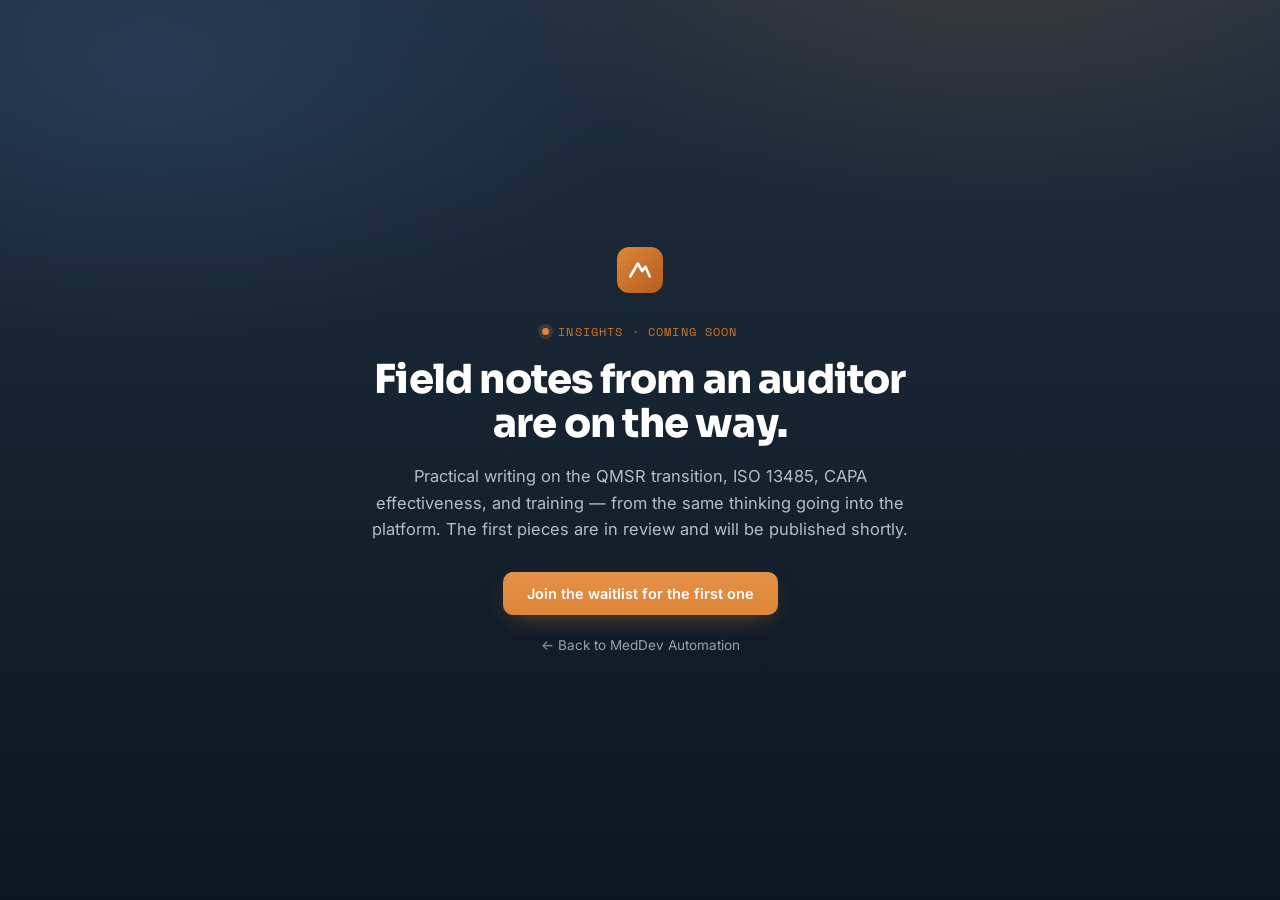
<file: blog/qmsr-iso-13485-gap.html>
<!DOCTYPE html>
<html lang="en">
<head>
<meta charset="UTF-8">
<meta name="robots" content="noindex">
<title>Coming soon — MedDev Automation</title>
<meta http-equiv="refresh" content="0; url=/blog/">
<link rel="canonical" href="https://meddevautomation.com/blog/">
  <!-- Cloudflare Web Analytics --><script defer src='https://static.cloudflareinsights.com/beacon.min.js' data-cf-beacon='{"token": "46ca1e6ca3324c04ad95955dce1925f0"}'></script><!-- End Cloudflare Web Analytics -->
</head>
<body>
<p>This article is in review. Redirecting… <a href="/blog/">Continue</a>.</p>
<script>location.replace('/blog/');</script>
</body>
</html>
</file>
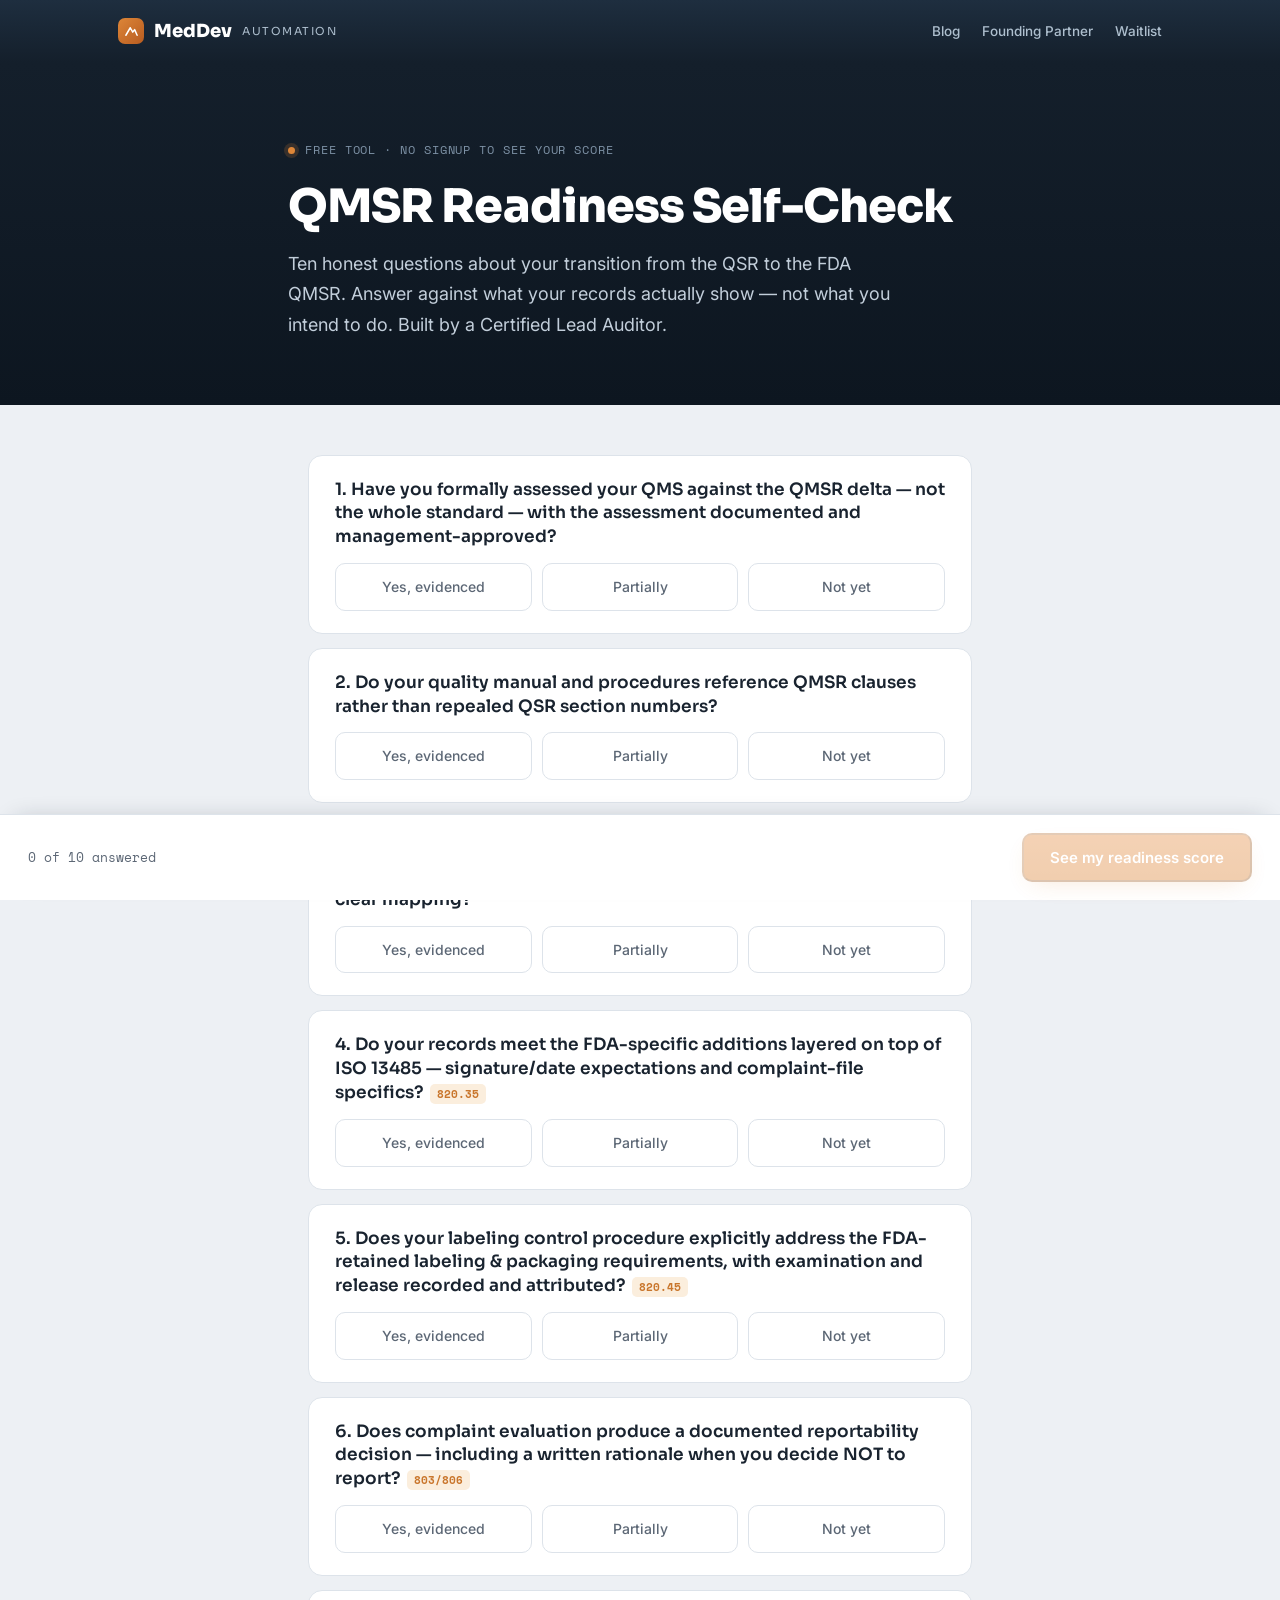
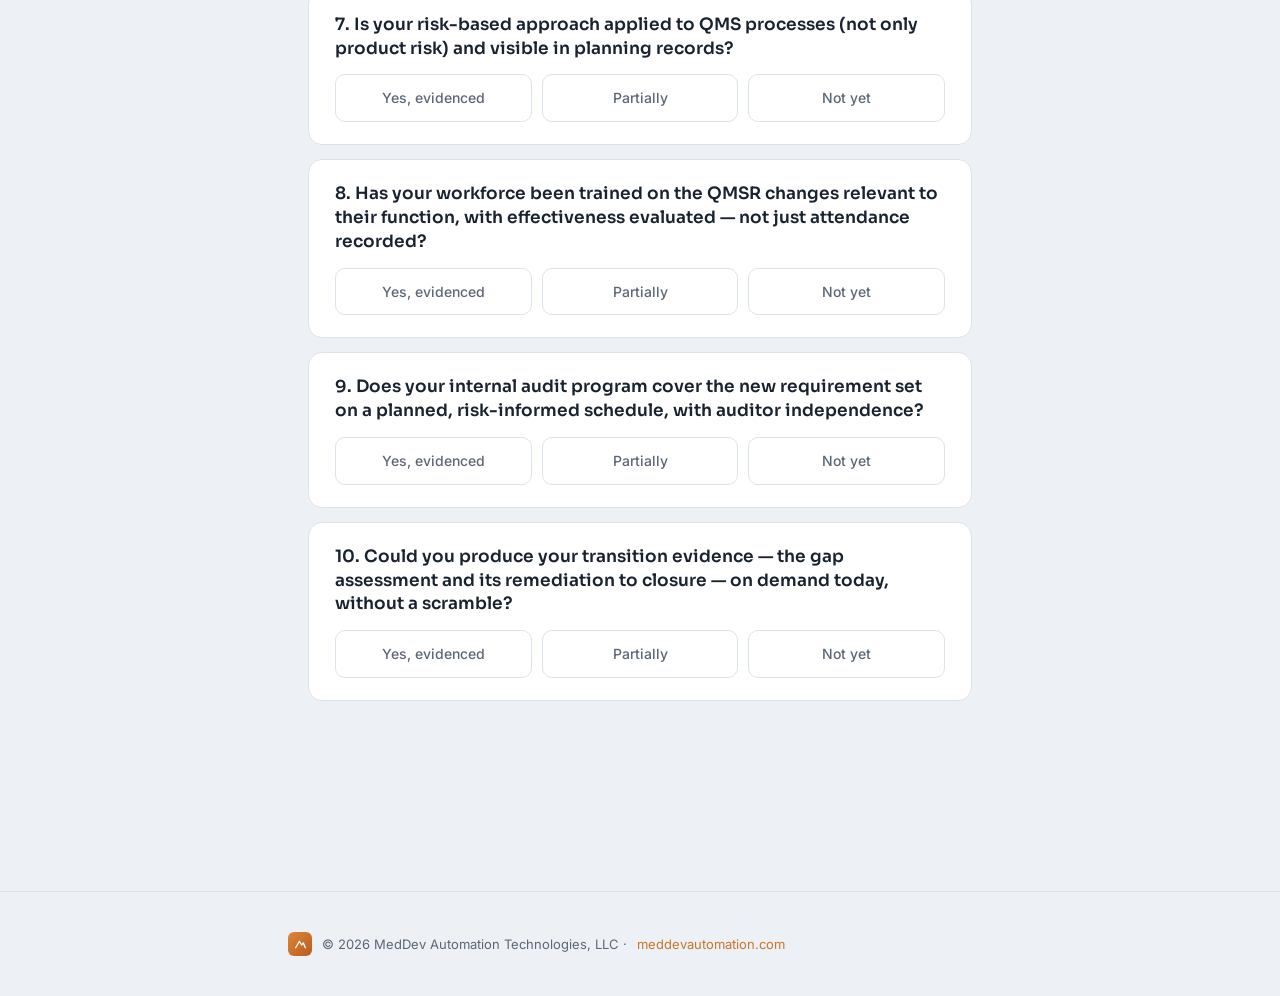
<file: tools/qmsr-readiness-check.html>
<!DOCTYPE html>
<html lang="en">
<head>
<meta charset="UTF-8">
<meta name="viewport" content="width=device-width, initial-scale=1.0">
<title>Free QMSR Readiness Self-Check | MedDev Automation</title>
<meta name="description" content="A free 10-question self-check on your readiness for the FDA QMSR transition. Built by a Certified Lead Auditor. No signup required to get your score.">
<link rel="canonical" href="https://meddevautomation.com/tools/qmsr-readiness-check.html">
<meta property="og:title" content="Free QMSR Readiness Self-Check">
<meta property="og:description" content="10 questions, an honest score, and where to focus next — for medical device teams mid-QMSR-transition.">
<link rel="preconnect" href="https://fonts.googleapis.com">
<link rel="preconnect" href="https://fonts.gstatic.com" crossorigin>
<link href="https://fonts.googleapis.com/css2?family=Sora:wght@400;600;700;800&family=Inter:wght@400;500;600&family=Space+Mono:wght@400;700&display=swap" rel="stylesheet">
<link href="../blog/style.css" rel="stylesheet">
<style>
.tool{max-width:720px;margin:0 auto;padding:50px 28px}
.q{background:var(--surface);border:1px solid var(--hair);border-radius:14px;padding:22px 26px;margin-bottom:14px}
.q .qt{font-family:var(--display);font-weight:600;font-size:17px;margin-bottom:14px;line-height:1.4}
.q .qt .ref{font-family:var(--mono);font-size:11px;color:var(--glow-hi);background:var(--glow-soft);border-radius:5px;padding:2px 7px;margin-left:6px;font-weight:700}
.opts{display:flex;gap:10px;flex-wrap:wrap}
.opt{flex:1;min-width:120px;text-align:center;border:1.5px solid var(--hair);border-radius:10px;padding:11px;cursor:pointer;font-size:14px;font-weight:500;color:var(--granite);transition:all .15s;user-select:none}
.opt:hover{border-color:var(--glow)}
.opt.sel{border-color:var(--glow);background:var(--glow-soft);color:var(--glow-hi);font-weight:600}
.bar{position:sticky;bottom:0;background:var(--surface);border-top:1px solid var(--hair);padding:18px 28px;display:flex;align-items:center;justify-content:space-between;gap:16px;box-shadow:0 -8px 24px -16px rgba(20,30,42,.3)}
.bar .prog{font-family:var(--mono);font-size:13px;color:var(--granite)}
.bar .btn[disabled]{opacity:.4;pointer-events:none}
#result{display:none;background:linear-gradient(135deg,var(--side1),var(--side3));color:#fff;border-radius:20px;padding:44px;text-align:center;margin-top:20px}
#result .score{font-family:var(--display);font-weight:800;font-size:64px;line-height:1;color:#FFD9AE}
#result .stier{font-family:var(--mono);font-size:13px;letter-spacing:.1em;text-transform:uppercase;color:#94A0AC;margin:14px 0 18px}
#result h2{font-family:var(--display);font-weight:700;font-size:24px;color:#fff;margin-bottom:12px}
#result p{color:#C2CEDA;font-size:16px;max-width:480px;margin:0 auto 10px}
#result .gaps{text-align:left;background:rgba(255,255,255,.05);border:1px solid rgba(255,255,255,.1);border-radius:12px;padding:20px 24px;margin:24px 0;max-width:520px;margin-left:auto;margin-right:auto}
#result .gaps b{color:#fff;font-size:14px;display:block;margin-bottom:8px;font-family:var(--mono);letter-spacing:.04em}
#result .gaps li{color:#AEBFCE;font-size:14.5px;margin-bottom:6px}
</style>
  <!-- Cloudflare Web Analytics --><script defer src='https://static.cloudflareinsights.com/beacon.min.js' data-cf-beacon='{"token": "46ca1e6ca3324c04ad95955dce1925f0"}'></script><!-- End Cloudflare Web Analytics -->
</head>
<body>
<nav class="nav"><div class="nav-in">
  <a class="logo" href="/"><span class="logo-mark"><svg viewBox="0 0 24 24" fill="none"><path d="M3 18L10 6l4 7 3-4 4 9" stroke="#fff" stroke-width="2.4" stroke-linecap="round" stroke-linejoin="round"/></svg></span>MedDev <small>Automation</small></a>
  <div class="nav-links"><a href="/blog/">Blog</a><a href="/#founding">Founding Partner</a><a href="/#access">Waitlist</a></div>
</div></nav>

<header class="hero"><div class="wrap">
  <span class="evt">Free tool · No signup to see your score</span>
  <h1>QMSR Readiness Self-Check</h1>
  <p>Ten honest questions about your transition from the QSR to the FDA QMSR. Answer against what your records actually show — not what you intend to do. Built by a Certified Lead Auditor.</p>
</div></header>

<div class="tool">
  <div id="quiz"></div>
  <div id="result">
    <div class="score" id="scoreNum">0%</div>
    <div class="stier" id="scoreTier"></div>
    <h2 id="scoreHead"></h2>
    <p id="scoreMsg"></p>
    <div class="gaps" id="gapBox" style="display:none"><b>Focus here first</b><ul id="gapList"></ul></div>
    <p style="margin-top:18px"><a class="btn" href="/#resources">Get the full gap-assessment toolkit</a></p>
    <p style="font-size:13px;margin-top:14px;color:#7E92A6">Educational self-assessment, not regulatory advice. Verify requirements at ecfr.gov.</p>
  </div>
</div>

<div class="bar" id="bar">
  <span class="prog" id="prog">0 of 10 answered</span>
  <button class="btn" id="seeBtn" disabled>See my readiness score</button>
</div>

<footer><div class="wrap"><div class="fin">
  <span class="fmark"><svg viewBox="0 0 24 24" fill="none"><path d="M3 18L10 6l4 7 3-4 4 9" stroke="#fff" stroke-width="2.4" stroke-linecap="round" stroke-linejoin="round"/></svg></span>
  © 2026 MedDev Automation Technologies, LLC · <a href="/">meddevautomation.com</a>
</div></div></footer>

<script>
const Q = [
  {t:"Have you formally assessed your QMS against the QMSR delta — not the whole standard — with the assessment documented and management-approved?", ref:""},
  {t:"Do your quality manual and procedures reference QMSR clauses rather than repealed QSR section numbers?", ref:""},
  {t:"Have you reconciled legacy terminology (DHF / DMR / DHR) to the medical-device-file structure the QMSR framework expects, with a clear mapping?", ref:""},
  {t:"Do your records meet the FDA-specific additions layered on top of ISO 13485 — signature/date expectations and complaint-file specifics?", ref:"820.35"},
  {t:"Does your labeling control procedure explicitly address the FDA-retained labeling & packaging requirements, with examination and release recorded and attributed?", ref:"820.45"},
  {t:"Does complaint evaluation produce a documented reportability decision — including a written rationale when you decide NOT to report?", ref:"803/806"},
  {t:"Is your risk-based approach applied to QMS processes (not only product risk) and visible in planning records?", ref:""},
  {t:"Has your workforce been trained on the QMSR changes relevant to their function, with effectiveness evaluated — not just attendance recorded?", ref:""},
  {t:"Does your internal audit program cover the new requirement set on a planned, risk-informed schedule, with auditor independence?", ref:""},
  {t:"Could you produce your transition evidence — the gap assessment and its remediation to closure — on demand today, without a scramble?", ref:""}
];
const A = ["Yes, evidenced","Partially","Not yet"];
const answers = {};
const quiz = document.getElementById('quiz');
Q.forEach((q,i)=>{
  const d = document.createElement('div'); d.className='q';
  d.innerHTML = `<div class="qt">${i+1}. ${q.t}${q.ref?`<span class="ref">${q.ref}</span>`:''}</div>`;
  const o = document.createElement('div'); o.className='opts';
  A.forEach((a,ai)=>{
    const b = document.createElement('div'); b.className='opt'; b.textContent=a;
    b.onclick=()=>{ answers[i]=2-ai; [...o.children].forEach(c=>c.classList.remove('sel')); b.classList.add('sel'); upd(); };
    o.appendChild(b);
  });
  d.appendChild(o); quiz.appendChild(d);
});
function upd(){
  const n = Object.keys(answers).length;
  document.getElementById('prog').textContent = n+" of 10 answered";
  document.getElementById('seeBtn').disabled = n<10;
}
document.getElementById('seeBtn').onclick=()=>{
  const pts = Object.values(answers).reduce((a,b)=>a+b,0);
  const pct = Math.round(pts/20*100);
  const gaps = Q.map((q,i)=>({q,v:answers[i]})).filter(x=>x.v<2).slice(0,4);
  let tier, head, msg;
  if(pct>=85){tier="Audit-ready";head="You're in strong shape.";msg="Your transition evidence looks defensible. Tighten the few partials and keep the assessment as a living record.";}
  else if(pct>=60){tier="On track, gaps remain";head="Solid foundation, real gaps.";msg="The bones are there. The items below are where an investigator's questions would land first — close them and document the closure.";}
  else if(pct>=35){tier="Significant exposure";head="The delta isn't closed yet.";msg="Certification is doing a lot of assumed work here. A structured pass against the FDA-specific layer is the priority before your next inspection.";}
  else{tier="High risk";head="Start the structured pass now.";msg="The gap between 'certified' and 'QMSR-ready' is wide right now. The good news: a focused delta assessment closes most of it faster than you'd expect.";}
  document.getElementById('quiz').style.display='none';
  document.getElementById('bar').style.display='none';
  document.getElementById('scoreNum').textContent=pct+"%";
  document.getElementById('scoreTier').textContent=tier;
  document.getElementById('scoreHead').textContent=head;
  document.getElementById('scoreMsg').textContent=msg;
  if(gaps.length){
    document.getElementById('gapBox').style.display='block';
    document.getElementById('gapList').innerHTML = gaps.map(g=>`<li>${g.q.ref?`(${g.q.ref}) `:''}${g.q.t.split('—')[0].split('?')[0].slice(0,90)}…</li>`).join('');
  }
  document.getElementById('result').style.display='block';
  window.scrollTo({top:0,behavior:'smooth'});
};
</script>
</body>
</html>
</file>
<file: blog/style.css>
:root{
  --side1:#1E2E3F;--side2:#141F2B;--side3:#0D1620;
  --glow:#DD8638;--glow-hi:#C9762C;--glow-soft:#FBEEDD;
  --dusk:#3A5B82;--dusk-ink:#2F4E73;--dusk-soft:#E7EDF4;
  --pine:#2F8A63;--pine-soft:#E2F1EA;
  --bg:#EDF0F4;--surface:#FFFFFF;--surface-2:#F7F9FB;
  --ink:#19232F;--granite:#5C6775;--mist:#94A0AC;
  --hair:#DDE3EA;--hair-soft:#EAEEF2;--sideink:#AEBFCE;
  --display:'Sora',ui-sans-serif,system-ui,sans-serif;
  --body:'Inter',ui-sans-serif,system-ui,sans-serif;
  --mono:'Space Mono',ui-monospace,monospace;
  --maxw:760px;
}
*{margin:0;padding:0;box-sizing:border-box}
html{scroll-behavior:smooth}
body{font-family:var(--body);color:var(--ink);background:var(--bg);line-height:1.7;-webkit-font-smoothing:antialiased}
a{color:var(--glow-hi);text-decoration:none}
a:hover{text-decoration:underline}
.wrap{max-width:var(--maxw);margin:0 auto;padding:0 28px}
.nav{background:linear-gradient(180deg,var(--side1),var(--side2));position:sticky;top:0;z-index:30}
.nav-in{max-width:1100px;margin:0 auto;padding:16px 28px;display:flex;align-items:center;gap:14px}
.logo{font-family:var(--display);font-weight:800;font-size:18px;color:#fff;display:flex;align-items:center;gap:10px}
.logo-mark{width:26px;height:26px;border-radius:7px;background:linear-gradient(135deg,var(--glow),#B85C20);display:grid;place-items:center;flex:none}
.logo-mark svg{width:15px;height:15px}
.logo small{font-weight:400;font-size:11px;color:var(--sideink);letter-spacing:.14em;text-transform:uppercase}
.nav-links{margin-left:auto;display:flex;gap:22px}
.nav-links a{color:var(--sideink);font-size:13.5px;font-weight:500}
.nav-links a:hover{color:#fff;text-decoration:none}
.hero{background:linear-gradient(180deg,var(--side2),var(--side3));color:#fff;padding:72px 0 64px}
.hero .evt{font-family:var(--mono);font-size:11.5px;letter-spacing:.08em;text-transform:uppercase;color:#7E92A6;display:inline-flex;align-items:center;gap:10px;margin-bottom:20px}
.hero .evt::before{content:"";width:7px;height:7px;border-radius:50%;background:var(--glow);box-shadow:0 0 0 4px rgba(221,134,56,.18)}
.hero h1{font-family:var(--display);font-weight:800;font-size:clamp(30px,4.4vw,46px);line-height:1.15;letter-spacing:-.02em}
.hero p{color:#C2CEDA;font-size:18px;margin-top:16px;max-width:620px}
article{padding:60px 0 40px}
.meta{font-family:var(--mono);font-size:12px;letter-spacing:.04em;color:var(--mist);text-transform:uppercase;margin-bottom:30px;display:flex;gap:14px;flex-wrap:wrap}
article h2{font-family:var(--display);font-weight:700;font-size:27px;letter-spacing:-.015em;margin:44px 0 14px;line-height:1.25}
article h3{font-family:var(--display);font-weight:600;font-size:20px;margin:30px 0 10px}
article p{font-size:17.5px;color:#26323F;margin:0 0 18px}
article ul,article ol{margin:0 0 18px 22px}
article li{font-size:17.5px;color:#26323F;margin-bottom:10px}
article strong{color:var(--ink)}
article .lede{font-size:20px;color:var(--granite);line-height:1.6}
.callout{background:var(--surface);border:1px solid var(--hair);border-left:3px solid var(--glow);border-radius:10px;padding:22px 26px;margin:26px 0}
.callout .k{font-family:var(--mono);font-size:11px;letter-spacing:.06em;text-transform:uppercase;color:var(--glow-hi);font-weight:700;display:block;margin-bottom:8px}
.callout p{font-size:16px;margin:0}
.tk{font-family:var(--mono);font-size:13px;background:var(--glow-soft);color:var(--glow-hi);border-radius:6px;padding:2px 8px;font-weight:700}
.disclaimer{font-size:14px;color:var(--mist);font-style:italic;border-top:1px solid var(--hair);padding-top:18px;margin-top:40px}
.cta-box{background:linear-gradient(135deg,var(--side1),var(--side3));color:#fff;border-radius:18px;padding:40px;margin:48px 0 20px;text-align:center}
.cta-box h3{font-family:var(--display);font-weight:700;font-size:23px;color:#fff;margin-bottom:10px}
.cta-box p{color:#C2CEDA;font-size:16px;max-width:480px;margin:0 auto 22px}
.btn{display:inline-flex;align-items:center;gap:9px;font-family:var(--body);font-weight:600;font-size:15px;border-radius:10px;padding:13px 26px;background:linear-gradient(180deg,#E59048,var(--glow));color:#fff;box-shadow:0 8px 24px -10px rgba(221,134,56,.55)}
.btn:hover{text-decoration:none;box-shadow:0 12px 30px -10px rgba(221,134,56,.7)}
.author{display:flex;gap:16px;align-items:center;background:var(--surface);border:1px solid var(--hair);border-radius:16px;padding:24px;margin-top:36px}
.author .seal{width:54px;height:54px;border-radius:14px;background:var(--glow-soft);display:grid;place-items:center;flex:none}
.author .seal svg{width:30px;height:30px}
.author b{font-family:var(--display);font-size:16px}
.author span{display:block;font-size:13px;color:var(--granite);margin-top:3px}
/* blog index */
.post-list{padding:56px 0}
.post-card{display:block;background:var(--surface);border:1px solid var(--hair);border-radius:16px;padding:30px 32px;margin-bottom:18px;transition:border-color .2s,transform .2s,box-shadow .2s}
.post-card:hover{border-color:var(--glow);transform:translateY(-2px);box-shadow:0 16px 34px -20px rgba(20,30,42,.25);text-decoration:none}
.post-card .tag{font-family:var(--mono);font-size:11px;letter-spacing:.06em;text-transform:uppercase;color:var(--glow-hi);font-weight:700}
.post-card h2{font-family:var(--display);font-weight:700;font-size:23px;color:var(--ink);margin:10px 0 8px;letter-spacing:-.01em;line-height:1.25}
.post-card p{color:var(--granite);font-size:15.5px;margin:0}
.post-card .rd{font-family:var(--mono);font-size:11.5px;color:var(--mist);margin-top:14px;display:block}
.soon{opacity:.6;cursor:default}
.soon:hover{transform:none;border-color:var(--hair);box-shadow:none}
footer{border-top:1px solid var(--hair);padding:40px 0;margin-top:40px}
footer .fin{display:flex;align-items:center;gap:10px;color:var(--granite);font-size:13px;flex-wrap:wrap}
footer .fmark{width:24px;height:24px;border-radius:6px;background:linear-gradient(135deg,var(--glow),#B85C20);display:grid;place-items:center}
footer .fmark svg{width:13px;height:13px}
</file>
